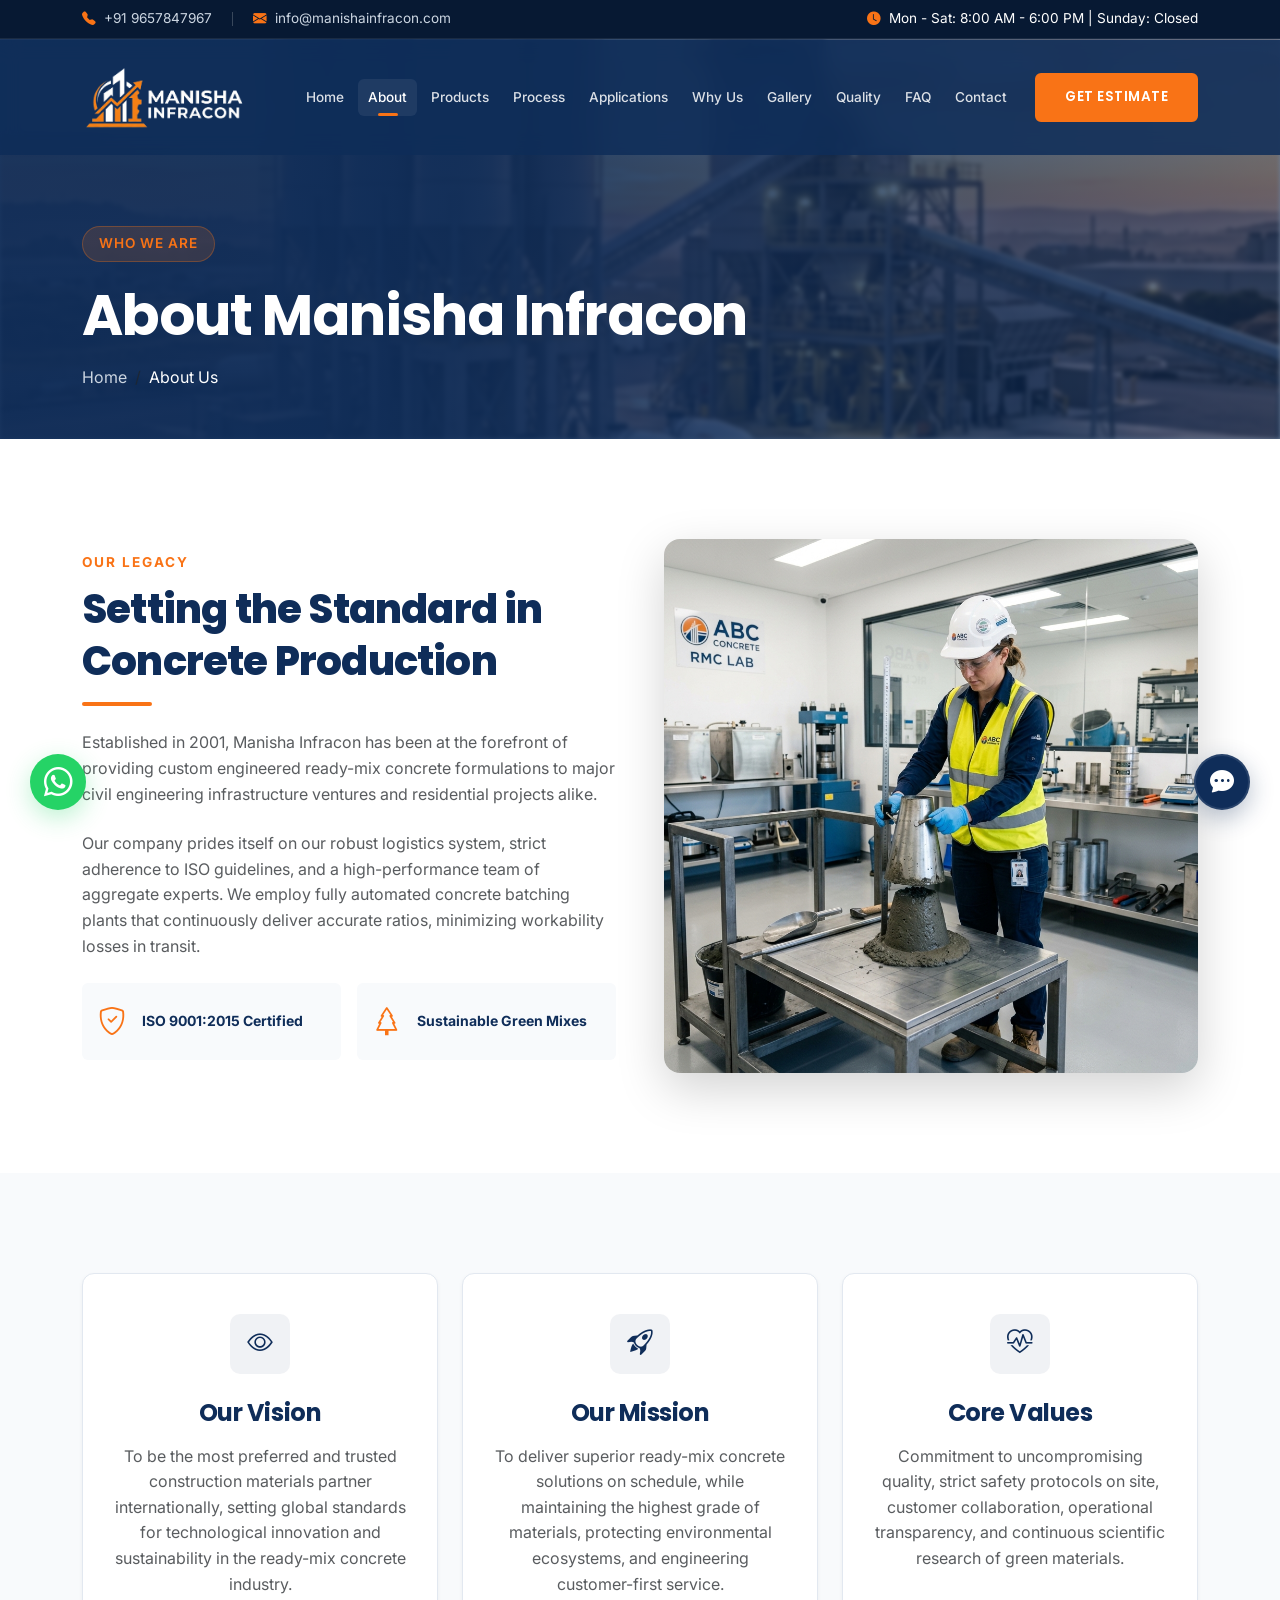
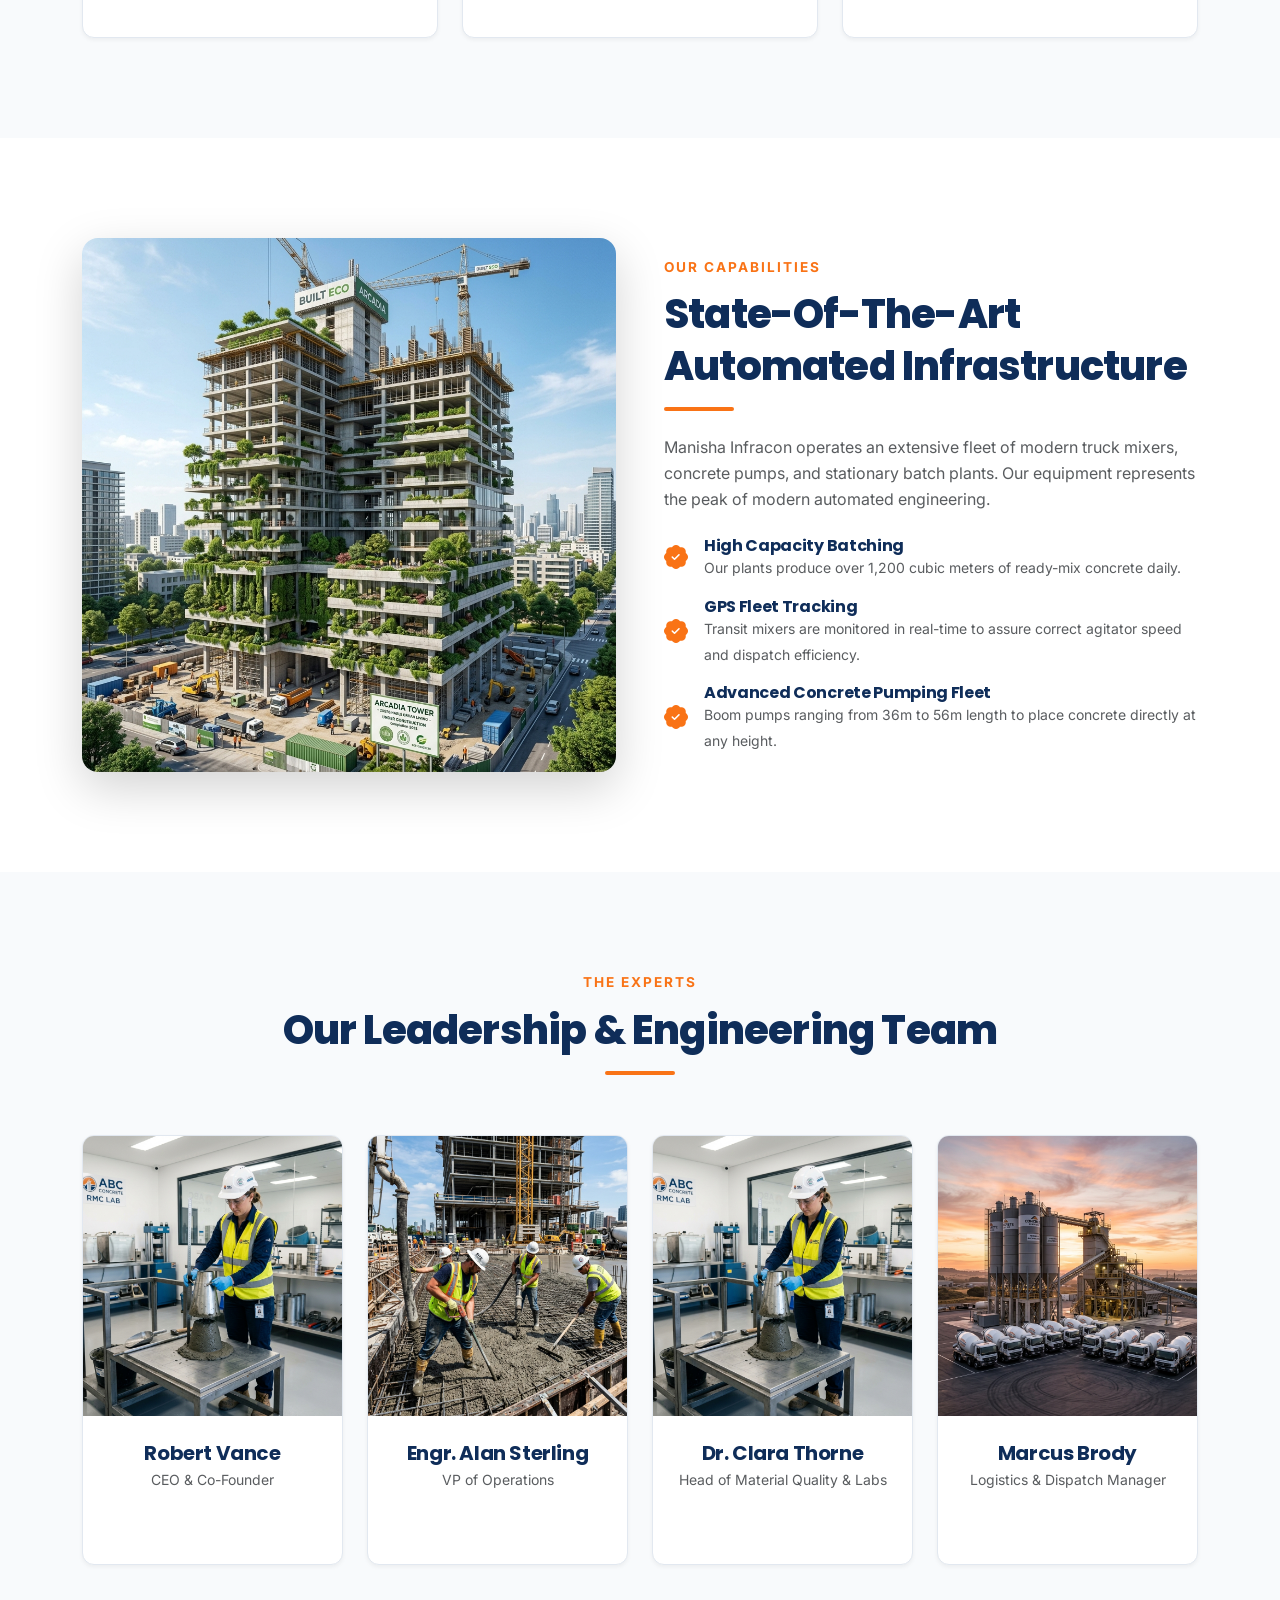
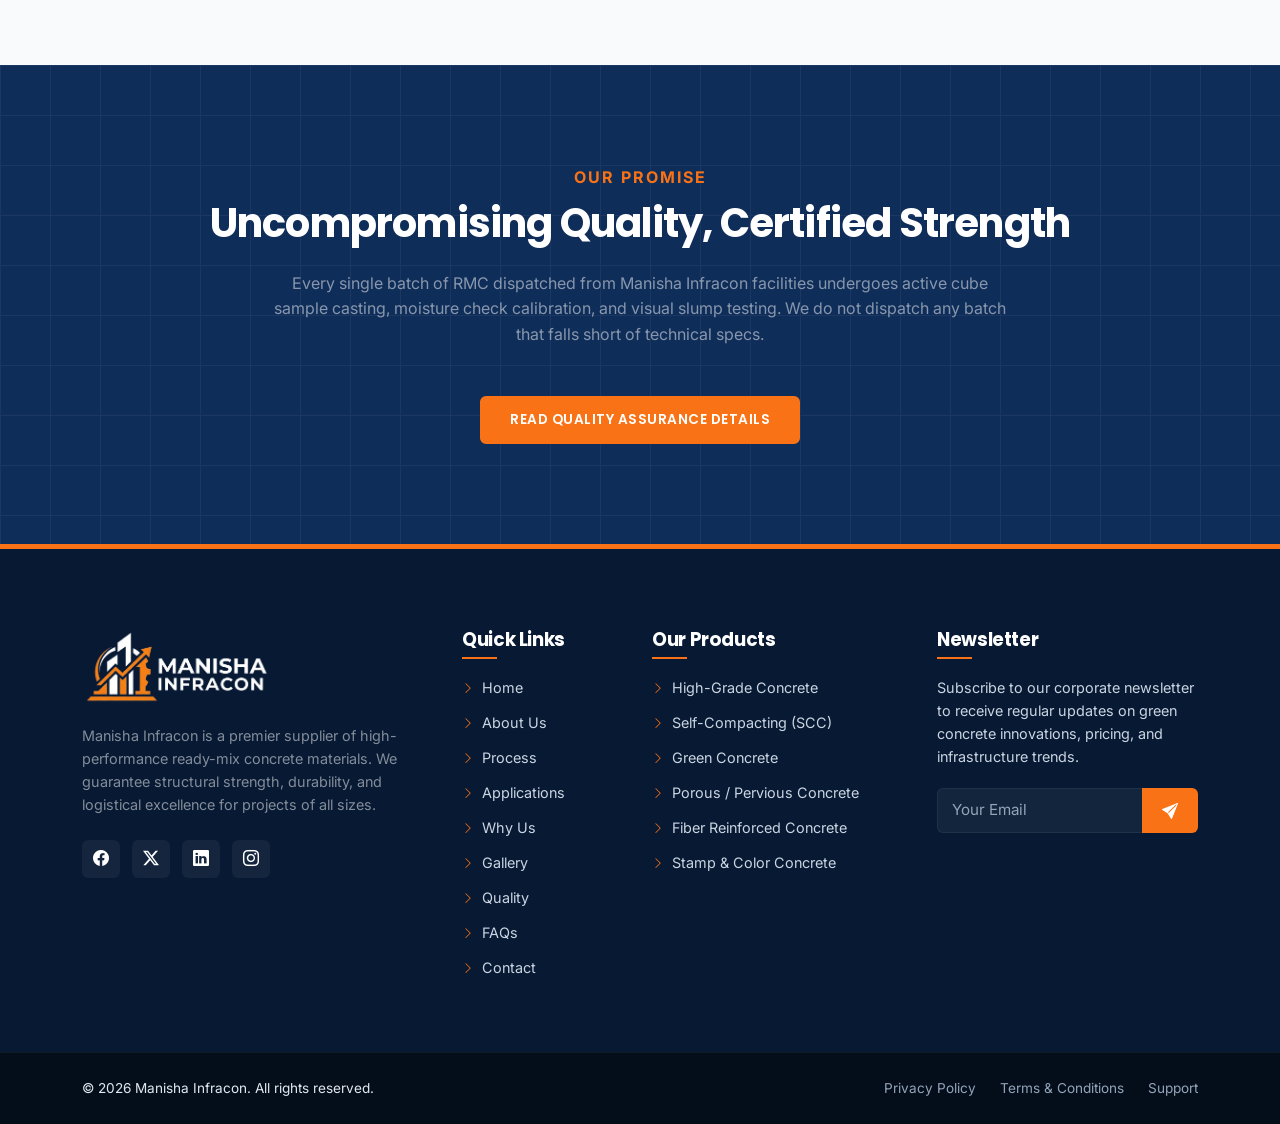
<file: about.html>
<!DOCTYPE html>
<html lang="en">

<head>
  <meta charset="UTF-8">
  <meta name="viewport" content="width=device-width, initial-scale=1.0">
  <meta name="description"
    content="Learn about Manisha Infracon - Our vision, mission, core values, state-of-the-art infrastructure, and dedicated team of concrete engineering experts.">
  <meta name="keywords"
    content="About Manisha Infracon, RMC Company Profile, Ready Mix Concrete Infrastructure, Concrete Engineering Team">
  <meta name="author" content="Manisha Infracon">
  <title>About Us | Manisha Infracon</title>

  <!-- Bootstrap 5 CSS -->
  <link href="https://cdn.jsdelivr.net/npm/bootstrap@5.3.2/dist/css/bootstrap.min.css" rel="stylesheet">
  <!-- Bootstrap Icons -->
  <link href="https://cdn.jsdelivr.net/npm/bootstrap-icons@1.11.2/font/bootstrap-icons.min.css" rel="stylesheet">
  <!-- Custom CSS -->
  <link href="css/style.css" rel="stylesheet">
</head>

<body>

  <!-- Preloader -->
  <div id="preloader">
    <div class="spinner-box">
      <div class="custom-spinner"></div>
      <div class="preloader-logo">Manisha<span>Infracon</span></div>
    </div>
  </div>

  <!-- Top Address Header Bar -->
  <div class="topbar d-none d-lg-block">
    <div class="container text-white d-flex justify-content-between align-items-center">
      <div class="topbar-info">
        <a href="tel:+919657847967" class="me-3"><i class="bi bi-telephone-fill text-orange me-2"></i>+91 9657847967</a>
        <span class="topbar-divider me-3"></span>
        <a href="mailto:info@manishainfracon.com"><i class="bi bi-envelope-fill text-orange me-2"></i>info@manishainfracon.com</a>
      </div>
      <div class="topbar-hours">
        <i class="bi bi-clock-fill text-orange me-2"></i>Mon - Sat: 8:00 AM - 6:00 PM | Sunday: Closed
      </div>
    </div>
  </div>

  <!-- Sticky Modern Glass Navbar -->
  <nav class="navbar navbar-expand-lg navbar-dark sticky-top">
    <div class="container">
      <a class="navbar-brand d-flex align-items-center" href="index.html">
        <img src="images/logo.png" alt="Manisha Infracon Logo" style="height: 65px; width: auto; object-fit: contain;">
      </a>
      <button class="navbar-toggler" type="button" data-bs-toggle="collapse" data-bs-target="#mainNavbar"
        aria-controls="mainNavbar" aria-expanded="false" aria-label="Toggle navigation">
        <span class="toggler-icon"></span>
        <span class="toggler-icon"></span>
        <span class="toggler-icon"></span>
      </button>

      <div class="collapse navbar-collapse" id="mainNavbar">
        <ul class="navbar-nav ms-auto mb-2 mb-lg-0">
          <li class="nav-item"><a class="nav-link" href="index.html">Home</a></li>
          <li class="nav-item"><a class="nav-link active" href="about.html">About</a></li>
          <li class="nav-item"><a class="nav-link" href="products.html">Products</a></li>
          <li class="nav-item"><a class="nav-link" href="manufacturing-process.html">Process</a></li>
          <li class="nav-item"><a class="nav-link" href="applications.html">Applications</a></li>
          <li class="nav-item"><a class="nav-link" href="why-choose-us.html">Why Us</a></li>
          <li class="nav-item"><a class="nav-link" href="gallery.html">Gallery</a></li>
          <li class="nav-item"><a class="nav-link" href="quality-certifications.html">Quality</a></li>
          <li class="nav-item"><a class="nav-link" href="faq.html">FAQ</a></li>
          <li class="nav-item"><a class="nav-link" href="contact.html">Contact</a></li>
        </ul>
        <div class="ms-lg-3">
          <a href="contact.html" class="btn btn-primary-custom btn-custom">Get Estimate</a>
        </div>
      </div>
    </div>
  </nav>

  <!-- Inner Page Hero Header -->
  <section class="inner-hero">
    <div class="inner-hero-overlay"></div>
    <img src="images/hero_banner_rmc.png" alt="RMC Plant Banner" class="hero-bg-img" style="filter: blur(2px);">
    <div class="container position-relative" style="z-index: 2;">
      <div class="row">
        <div class="col-12">
          <span class="hero-badge">Who We Are</span>
          <h1 class="display-4 fw-bold text-white mb-3">About Manisha Infracon</h1>
          <nav aria-label="breadcrumb">
            <ol class="breadcrumb mb-0">
              <li class="breadcrumb-item"><a href="index.html">Home</a></li>
              <li class="breadcrumb-item active" aria-current="page">About Us</li>
            </ol>
          </nav>
        </div>
      </div>
    </div>
  </section>

  <!-- Company Overview Section -->
  <section class="section-padding bg-white">
    <div class="container">
      <div class="row align-items-center g-5">
        <div class="col-lg-6 reveal">
          <span class="section-subtitle">Our Legacy</span>
          <h2 class="section-title">Setting the Standard in Concrete Production</h2>
          <div class="section-title-line mb-4"></div>
          <p class="text-muted mb-4">
            Established in 2001, Manisha Infracon has been at the forefront of providing custom engineered ready-mix concrete
            formulations to major civil engineering infrastructure ventures and residential projects alike.
          </p>
          <p class="text-muted mb-4">
            Our company prides itself on our robust logistics system, strict adherence to ISO guidelines, and a
            high-performance team of aggregate experts. We employ fully automated concrete batching plants that
            continuously deliver accurate ratios, minimizing workability losses in transit.
          </p>
          <div class="row g-3">
            <div class="col-6">
              <div class="d-flex align-items-center bg-slate p-3 rounded">
                <i class="bi bi-shield-check text-orange fs-3 me-3"></i>
                <span class="fw-bold text-navy small">ISO 9001:2015 Certified</span>
              </div>
            </div>
            <div class="col-6">
              <div class="d-flex align-items-center bg-slate p-3 rounded">
                <i class="bi bi-tree text-orange fs-3 me-3"></i>
                <span class="fw-bold text-navy small">Sustainable Green Mixes</span>
              </div>
            </div>
          </div>
        </div>
        <div class="col-lg-6 reveal reveal-delay-2">
          <img src="images/quality_testing.png" alt="QC Laboratory Testing" class="img-fluid rounded-4 shadow-lg">
        </div>
      </div>
    </div>
  </section>

  <!-- Vision, Mission & Core Values Section -->
  <section class="section-padding bg-slate">
    <div class="container">
      <div class="row g-4">
        <!-- Vision -->
        <div class="col-lg-4 reveal">
          <div class="info-card accent-card text-center">
            <div class="icon-box mx-auto"><i class="bi bi-eye"></i></div>
            <h4 class="fw-bold mb-3 text-navy">Our Vision</h4>
            <p class="text-muted mb-0">To be the most preferred and trusted construction materials partner
              internationally, setting global standards for technological innovation and sustainability in the ready-mix
              concrete industry.</p>
          </div>
        </div>

        <!-- Mission -->
        <div class="col-lg-4 reveal reveal-delay-1">
          <div class="info-card text-center">
            <div class="icon-box mx-auto"><i class="bi bi-rocket-takeoff"></i></div>
            <h4 class="fw-bold mb-3 text-navy">Our Mission</h4>
            <p class="text-muted mb-0">To deliver superior ready-mix concrete solutions on schedule, while maintaining
              the highest grade of materials, protecting environmental ecosystems, and engineering customer-first
              service.</p>
          </div>
        </div>

        <!-- Core Values -->
        <div class="col-lg-4 reveal reveal-delay-2">
          <div class="info-card accent-card text-center">
            <div class="icon-box mx-auto"><i class="bi bi-heart-pulse"></i></div>
            <h4 class="fw-bold mb-3 text-navy">Core Values</h4>
            <p class="text-muted mb-0">Commitment to uncompromising quality, strict safety protocols on site, customer
              collaboration, operational transparency, and continuous scientific research of green materials.</p>
          </div>
        </div>
      </div>
    </div>
  </section>

  <!-- Infrastructure & Strengths Section -->
  <section class="section-padding bg-white">
    <div class="container">
      <div class="row align-items-center g-5">
        <div class="col-lg-6 order-lg-2 reveal">
          <span class="section-subtitle">Our Capabilities</span>
          <h2 class="section-title">State-Of-The-Art Automated Infrastructure</h2>
          <div class="section-title-line mb-4"></div>
          <p class="text-muted mb-4">
            Manisha Infracon operates an extensive fleet of modern truck mixers, concrete pumps, and stationary batch plants.
            Our equipment represents the peak of modern automated engineering.
          </p>
          <div class="d-flex flex-column gap-3">
            <div class="d-flex align-items-center">
              <i class="bi bi-patch-check-fill text-orange fs-4 me-3"></i>
              <div>
                <h6 class="fw-bold mb-0">High Capacity Batching</h6>
                <span class="text-muted small">Our plants produce over 1,200 cubic meters of ready-mix concrete
                  daily.</span>
              </div>
            </div>
            <div class="d-flex align-items-center">
              <i class="bi bi-patch-check-fill text-orange fs-4 me-3"></i>
              <div>
                <h6 class="fw-bold mb-0">GPS Fleet Tracking</h6>
                <span class="text-muted small">Transit mixers are monitored in real-time to assure correct agitator
                  speed and dispatch efficiency.</span>
              </div>
            </div>
            <div class="d-flex align-items-center">
              <i class="bi bi-patch-check-fill text-orange fs-4 me-3"></i>
              <div>
                <h6 class="fw-bold mb-0">Advanced Concrete Pumping Fleet</h6>
                <span class="text-muted small">Boom pumps ranging from 36m to 56m length to place concrete directly at
                  any height.</span>
              </div>
            </div>
          </div>
        </div>
        <div class="col-lg-6 order-lg-1 reveal reveal-delay-2">
          <img src="images/green_concrete.png" alt="Infrastructure Building" class="img-fluid rounded-4 shadow-lg">
        </div>
      </div>
    </div>
  </section>

  <!-- Team Section -->
  <section class="section-padding bg-slate">
    <div class="container">
      <div class="section-title-wrapper text-center">
        <span class="section-subtitle">The Experts</span>
        <h2 class="section-title">Our Leadership & Engineering Team</h2>
        <div class="section-title-line mx-auto"></div>
      </div>

      <div class="row g-4">
        <!-- Team 1 -->
        <div class="col-lg-3 col-sm-6 reveal">
          <div class="product-card">
            <div class="product-img-wrapper" style="height:280px;">
              <img src="images/quality_testing.png" alt="CEO" class="product-img">
            </div>
            <div class="product-body text-center">
              <h5 class="fw-bold text-navy mb-1">Robert Vance</h5>
              <p class="text-muted small mb-3">CEO & Co-Founder</p>
              <div class="footer-social-links justify-content-center mt-auto">
                <a href="#" class="social-btn" style="width:32px; height:32px;"><i class="bi bi-linkedin"></i></a>
                <a href="#" class="social-btn" style="width:32px; height:32px;"><i class="bi bi-envelope"></i></a>
              </div>
            </div>
          </div>
        </div>

        <!-- Team 2 -->
        <div class="col-lg-3 col-sm-6 reveal reveal-delay-1">
          <div class="product-card">
            <div class="product-img-wrapper" style="height:280px;">
              <img src="images/concrete_pouring.png" alt="VP Operations" class="product-img">
            </div>
            <div class="product-body text-center">
              <h5 class="fw-bold text-navy mb-1">Engr. Alan Sterling</h5>
              <p class="text-muted small mb-3">VP of Operations</p>
              <div class="footer-social-links justify-content-center mt-auto">
                <a href="#" class="social-btn" style="width:32px; height:32px;"><i class="bi bi-linkedin"></i></a>
                <a href="#" class="social-btn" style="width:32px; height:32px;"><i class="bi bi-envelope"></i></a>
              </div>
            </div>
          </div>
        </div>

        <!-- Team 3 -->
        <div class="col-lg-3 col-sm-6 reveal reveal-delay-2">
          <div class="product-card">
            <div class="product-img-wrapper" style="height:280px;">
              <img src="images/quality_testing.png" alt="QC Lead" class="product-img">
            </div>
            <div class="product-body text-center">
              <h5 class="fw-bold text-navy mb-1">Dr. Clara Thorne</h5>
              <p class="text-muted small mb-3">Head of Material Quality & Labs</p>
              <div class="footer-social-links justify-content-center mt-auto">
                <a href="#" class="social-btn" style="width:32px; height:32px;"><i class="bi bi-linkedin"></i></a>
                <a href="#" class="social-btn" style="width:32px; height:32px;"><i class="bi bi-envelope"></i></a>
              </div>
            </div>
          </div>
        </div>

        <!-- Team 4 -->
        <div class="col-lg-3 col-sm-6 reveal reveal-delay-3">
          <div class="product-card">
            <div class="product-img-wrapper" style="height:280px;">
              <img src="images/hero_banner_rmc.png" alt="Logistics Head" class="product-img">
            </div>
            <div class="product-body text-center">
              <h5 class="fw-bold text-navy mb-1">Marcus Brody</h5>
              <p class="text-muted small mb-3">Logistics & Dispatch Manager</p>
              <div class="footer-social-links justify-content-center mt-auto">
                <a href="#" class="social-btn" style="width:32px; height:32px;"><i class="bi bi-linkedin"></i></a>
                <a href="#" class="social-btn" style="width:32px; height:32px;"><i class="bi bi-envelope"></i></a>
              </div>
            </div>
          </div>
        </div>
      </div>
    </div>
  </section>

  <!-- Quality Commitment Banner -->
  <section class="bg-navy text-white section-padding text-center position-relative overflow-hidden">
    <div class="stats-bg-grid"></div>
    <div class="container position-relative" style="z-index: 1;">
      <span class="text-orange fw-bold text-uppercase tracking-wider mb-2 d-block" style="letter-spacing:2px;">Our
        Promise</span>
      <h2 class="text-white fw-bold display-6 mb-4">Uncompromising Quality, Certified Strength</h2>
      <p class="text-white-50 mx-auto mb-5" style="max-width: 750px;">
        Every single batch of RMC dispatched from Manisha Infracon facilities undergoes active cube sample casting, moisture check
        calibration, and visual slump testing. We do not dispatch any batch that falls short of technical specs.
      </p>
      <a href="quality-certifications.html" class="btn btn-primary-custom btn-custom">Read Quality Assurance Details</a>
    </div>
  </section>

  <!-- Rich Corporate Footer -->
  <footer class="footer">
    <div class="container">
      <div class="row g-4">
        <div class="col-lg-4 col-md-6">
          <a class="footer-logo d-flex align-items-center" href="index.html">
            <img src="images/logo.png" alt="Manisha Infracon Logo" style="height: 75px; width: auto; object-fit: contain;">
          </a>
          <p class="text-white-50 mb-4 pe-lg-4">
            Manisha Infracon is a premier supplier of high-performance ready-mix concrete materials. We guarantee structural
            strength, durability, and logistical excellence for projects of all sizes.
          </p>
          <div class="footer-social-links">
            <a href="#" class="social-btn"><i class="bi bi-facebook"></i></a>
            <a href="#" class="social-btn"><i class="bi bi-twitter-x"></i></a>
            <a href="#" class="social-btn"><i class="bi bi-linkedin"></i></a>
            <a href="#" class="social-btn"><i class="bi bi-instagram"></i></a>
          </div>
        </div>

        <div class="col-lg-2 col-md-6">
          <h5 class="footer-heading">Quick Links</h5>
          <ul class="footer-links">
            <li><a href="index.html"><i class="bi bi-chevron-right"></i>Home</a></li>
            <li><a href="about.html"><i class="bi bi-chevron-right"></i>About Us</a></li>
            <li><a href="manufacturing-process.html"><i class="bi bi-chevron-right"></i>Process</a></li>
            <li><a href="applications.html"><i class="bi bi-chevron-right"></i>Applications</a></li>
            <li><a href="why-choose-us.html"><i class="bi bi-chevron-right"></i>Why Us</a></li>
            <li><a href="gallery.html"><i class="bi bi-chevron-right"></i>Gallery</a></li>
            <li><a href="quality-certifications.html"><i class="bi bi-chevron-right"></i>Quality</a></li>
            <li><a href="faq.html"><i class="bi bi-chevron-right"></i>FAQs</a></li>
            <li><a href="contact.html"><i class="bi bi-chevron-right"></i>Contact</a></li>
          </ul>
        </div>

        <div class="col-lg-3 col-md-6">
          <h5 class="footer-heading">Our Products</h5>
          <ul class="footer-links">
            <li><a href="products.html"><i class="bi bi-chevron-right"></i>High-Grade Concrete</a></li>
            <li><a href="products.html"><i class="bi bi-chevron-right"></i>Self-Compacting (SCC)</a></li>
            <li><a href="products.html"><i class="bi bi-chevron-right"></i>Green Concrete</a></li>
            <li><a href="products.html"><i class="bi bi-chevron-right"></i>Porous / Pervious Concrete</a></li>
            <li><a href="products.html"><i class="bi bi-chevron-right"></i>Fiber Reinforced Concrete</a></li>
            <li><a href="products.html"><i class="bi bi-chevron-right"></i>Stamp & Color Concrete</a></li>
          </ul>
        </div>

        <div class="col-lg-3 col-md-6">
          <h5 class="footer-heading">Newsletter</h5>
          <p class="footer-newsletter-text">
            Subscribe to our corporate newsletter to receive regular updates on green concrete innovations, pricing, and
            infrastructure trends.
          </p>
          <form class="newsletter-form">
            <div class="input-group">
              <input type="email" class="form-control" placeholder="Your Email" required>
              <button class="btn" type="submit"><i class="bi bi-send-fill"></i></button>
            </div>
          </form>
        </div>
      </div>
    </div>

    <div class="footer-bottom">
      <div class="container text-center">
        <div class="row align-items-center">
          <div class="col-md-6 text-md-start mb-3 mb-md-0">
            &copy; 2026 Manisha Infracon. All rights reserved.
          </div>
          <div class="col-md-6 text-md-end footer-bottom-links">
            <a href="#">Privacy Policy</a>
            <a href="#">Terms & Conditions</a>
            <a href="contact.html">Support</a>
          </div>
        </div>
      </div>
    </div>
  </footer>

  <!-- Back to Top Button -->
  <button class="back-to-top" aria-label="Back to top">
    <i class="bi bi-arrow-up"></i>
  </button>

  <!-- Bootstrap 5 JS Bundle -->
  <script src="https://cdn.jsdelivr.net/npm/bootstrap@5.3.2/dist/js/bootstrap.bundle.min.js"></script>
  <!-- Custom JS -->
  <script src="js/script.js"></script>
</body>

</html>
</file>
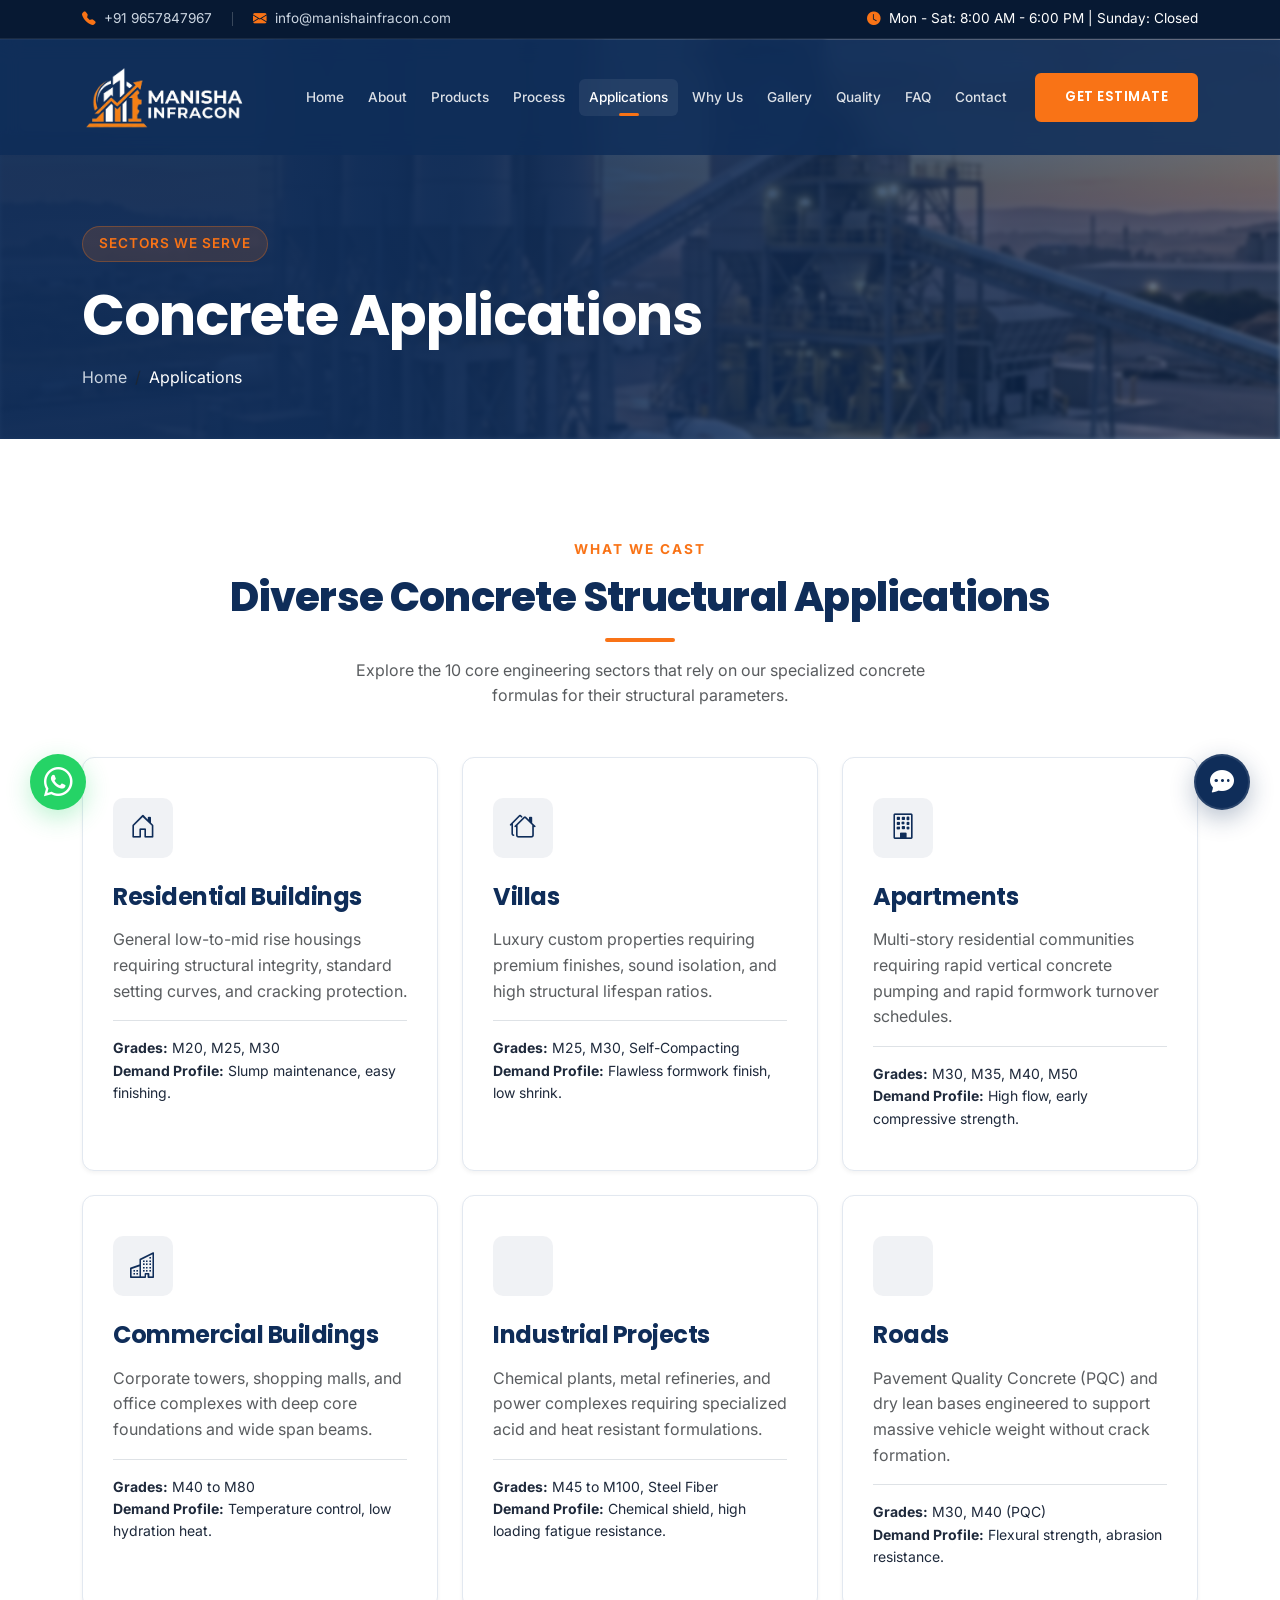
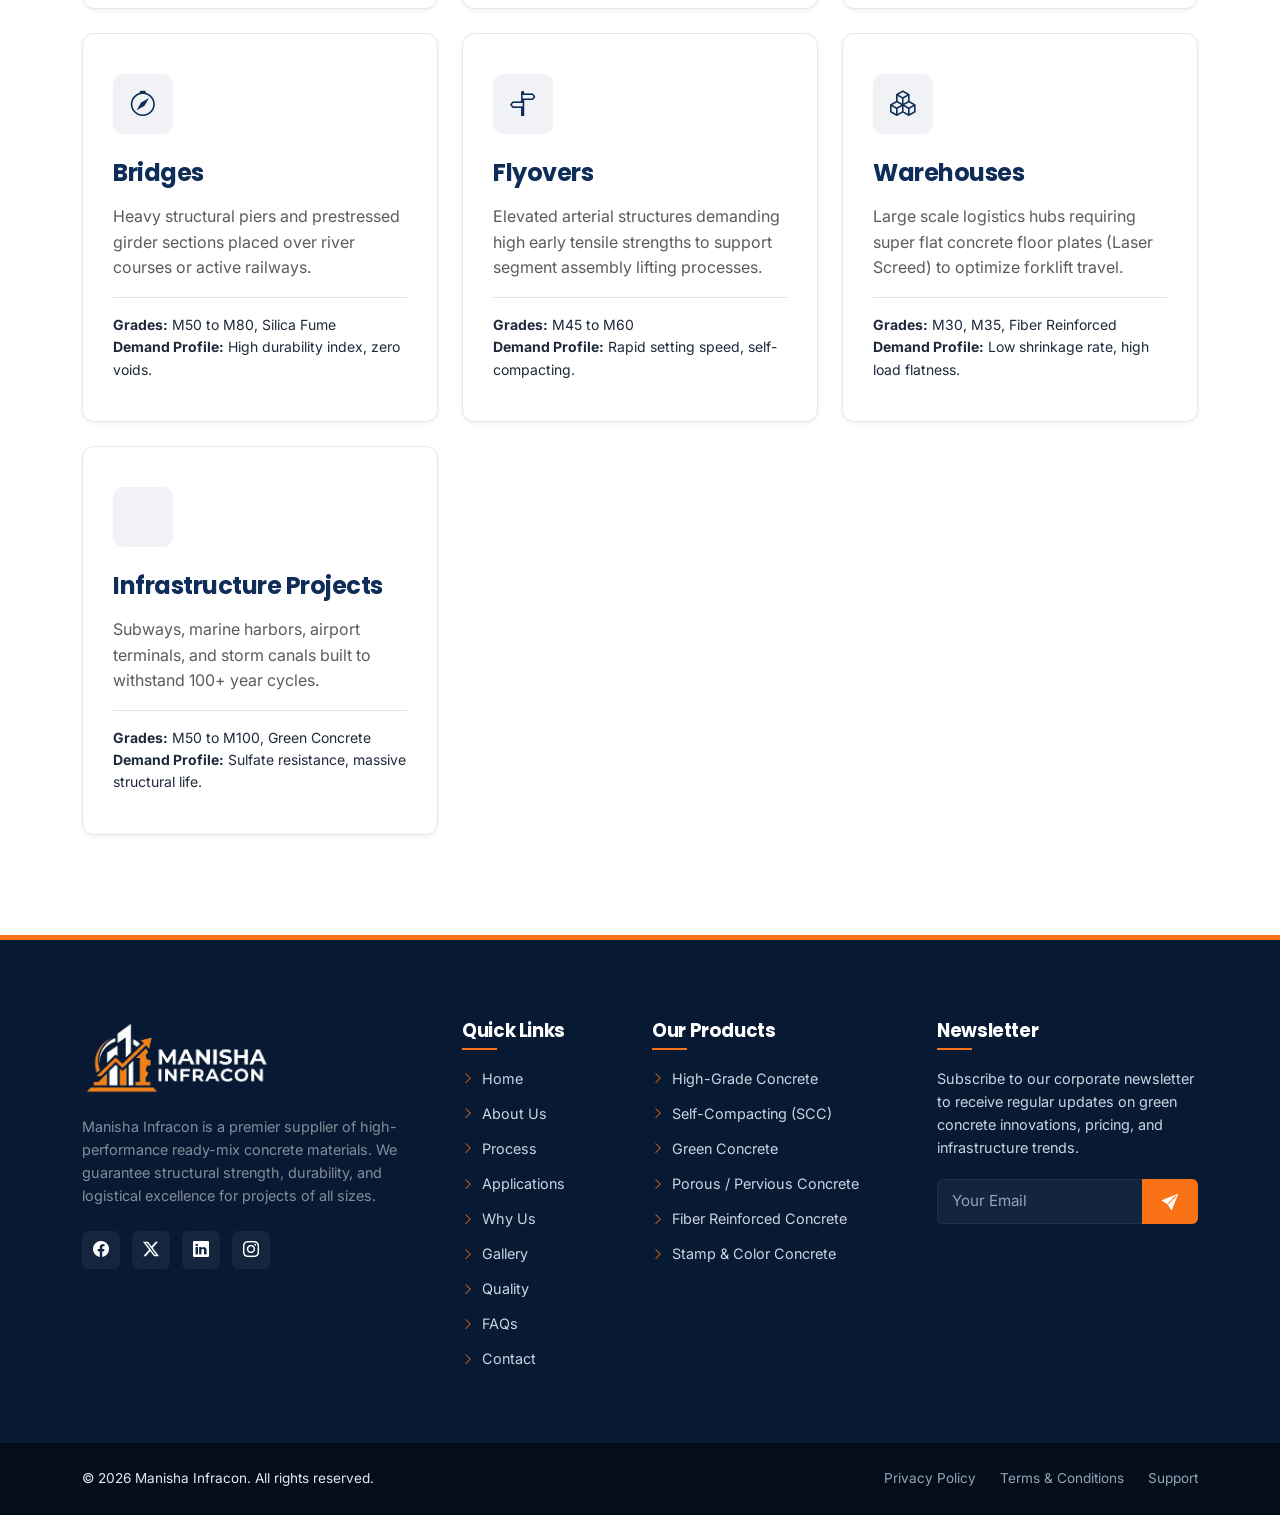
<file: applications.html>
<!DOCTYPE html>
<html lang="en">
<head>
  <meta charset="UTF-8">
  <meta name="viewport" content="width=device-width, initial-scale=1.0">
  <meta name="description" content="Discover concrete applications serviced by Manisha Infracon. We supply tailored concrete grades for residential structures, high-rises, factories, roads, bridges, and civil infrastructure.">
  <meta name="keywords" content="RMC Applications, Concrete for buildings, Concrete roads, Concrete bridges, Concrete warehouses">
  <meta name="author" content="Manisha Infracon">
  <title>Concrete Applications & Sectors | Manisha Infracon</title>
  
  <!-- Bootstrap 5 CSS -->
  <link href="https://cdn.jsdelivr.net/npm/bootstrap@5.3.2/dist/css/bootstrap.min.css" rel="stylesheet">
  <!-- Bootstrap Icons -->
  <link href="https://cdn.jsdelivr.net/npm/bootstrap-icons@1.11.2/font/bootstrap-icons.min.css" rel="stylesheet">
  <!-- Custom CSS -->
  <link href="css/style.css" rel="stylesheet">
</head>
<body>

  <!-- Preloader -->
  <div id="preloader">
    <div class="spinner-box">
      <div class="custom-spinner"></div>
      <div class="preloader-logo">Manisha<span>Infracon</span></div>
    </div>
  </div>

  <!-- Top Address Header Bar -->
  <div class="topbar d-none d-lg-block">
    <div class="container text-white d-flex justify-content-between align-items-center">
      <div class="topbar-info">
        <a href="tel:+919657847967" class="me-3"><i class="bi bi-telephone-fill text-orange me-2"></i>+91 9657847967</a>
        <span class="topbar-divider me-3"></span>
        <a href="mailto:info@manishainfracon.com"><i class="bi bi-envelope-fill text-orange me-2"></i>info@manishainfracon.com</a>
      </div>
      <div class="topbar-hours">
        <i class="bi bi-clock-fill text-orange me-2"></i>Mon - Sat: 8:00 AM - 6:00 PM | Sunday: Closed
      </div>
    </div>
  </div>

  <!-- Sticky Modern Glass Navbar -->
  <nav class="navbar navbar-expand-lg navbar-dark sticky-top">
    <div class="container">
      <a class="navbar-brand d-flex align-items-center" href="index.html">
        <img src="images/logo.png" alt="Manisha Infracon Logo" style="height: 65px; width: auto; object-fit: contain;">
      </a>
      <button class="navbar-toggler" type="button" data-bs-toggle="collapse" data-bs-target="#mainNavbar" aria-controls="mainNavbar" aria-expanded="false" aria-label="Toggle navigation">
        <span class="toggler-icon"></span>
        <span class="toggler-icon"></span>
        <span class="toggler-icon"></span>
      </button>
      
      <div class="collapse navbar-collapse" id="mainNavbar">
        <ul class="navbar-nav ms-auto mb-2 mb-lg-0">
          <li class="nav-item"><a class="nav-link" href="index.html">Home</a></li>
          <li class="nav-item"><a class="nav-link" href="about.html">About</a></li>
          <li class="nav-item"><a class="nav-link" href="products.html">Products</a></li>
          <li class="nav-item"><a class="nav-link" href="manufacturing-process.html">Process</a></li>
          <li class="nav-item"><a class="nav-link active" href="applications.html">Applications</a></li>
          <li class="nav-item"><a class="nav-link" href="why-choose-us.html">Why Us</a></li>
          <li class="nav-item"><a class="nav-link" href="gallery.html">Gallery</a></li>
          <li class="nav-item"><a class="nav-link" href="quality-certifications.html">Quality</a></li>
          <li class="nav-item"><a class="nav-link" href="faq.html">FAQ</a></li>
          <li class="nav-item"><a class="nav-link" href="contact.html">Contact</a></li>
        </ul>
        <div class="ms-lg-3">
          <a href="contact.html" class="btn btn-primary-custom btn-custom">Get Estimate</a>
        </div>
      </div>
    </div>
  </nav>

  <!-- Inner Page Hero Header -->
  <section class="inner-hero">
    <div class="inner-hero-overlay"></div>
    <img src="images/hero_banner_rmc.png" alt="Applications Banner" class="hero-bg-img" style="filter: blur(2px);">
    <div class="container position-relative" style="z-index: 2;">
      <div class="row">
        <div class="col-12">
          <span class="hero-badge">Sectors We Serve</span>
          <h1 class="display-4 fw-bold text-white mb-3">Concrete Applications</h1>
          <nav aria-label="breadcrumb">
            <ol class="breadcrumb mb-0">
              <li class="breadcrumb-item"><a href="index.html">Home</a></li>
              <li class="breadcrumb-item active" aria-current="page">Applications</li>
            </ol>
          </nav>
        </div>
      </div>
    </div>
  </section>

  <!-- Applications Section -->
  <section class="section-padding bg-white">
    <div class="container">
      <div class="section-title-wrapper text-center mb-5">
        <span class="section-subtitle">What We Cast</span>
        <h2 class="section-title">Diverse Concrete Structural Applications</h2>
        <div class="section-title-line mx-auto"></div>
        <p class="text-muted mt-3 mx-auto" style="max-width: 600px;">
          Explore the 10 core engineering sectors that rely on our specialized concrete formulas for their structural parameters.
        </p>
      </div>

      <div class="row g-4">
        
        <!-- Application 1: Residential Buildings -->
        <div class="col-lg-4 col-md-6 reveal">
          <div class="info-card accent-card">
            <div class="icon-box"><i class="bi bi-house-door"></i></div>
            <h4 class="fw-bold mb-3 text-navy">Residential Buildings</h4>
            <p class="text-muted mb-3">General low-to-mid rise housings requiring structural integrity, standard setting curves, and cracking protection.</p>
            <div class="border-top pt-3 text-start small">
              <strong>Grades:</strong> M20, M25, M30 <br>
              <strong>Demand Profile:</strong> Slump maintenance, easy finishing.
            </div>
          </div>
        </div>

        <!-- Application 2: Villas -->
        <div class="col-lg-4 col-md-6 reveal reveal-delay-1">
          <div class="info-card">
            <div class="icon-box"><i class="bi bi-houses"></i></div>
            <h4 class="fw-bold mb-3 text-navy">Villas</h4>
            <p class="text-muted mb-3">Luxury custom properties requiring premium finishes, sound isolation, and high structural lifespan ratios.</p>
            <div class="border-top pt-3 text-start small">
              <strong>Grades:</strong> M25, M30, Self-Compacting <br>
              <strong>Demand Profile:</strong> Flawless formwork finish, low shrink.
            </div>
          </div>
        </div>

        <!-- Application 3: Apartments -->
        <div class="col-lg-4 col-md-6 reveal reveal-delay-2">
          <div class="info-card accent-card">
            <div class="icon-box"><i class="bi bi-building"></i></div>
            <h4 class="fw-bold mb-3 text-navy">Apartments</h4>
            <p class="text-muted mb-3">Multi-story residential communities requiring rapid vertical concrete pumping and rapid formwork turnover schedules.</p>
            <div class="border-top pt-3 text-start small">
              <strong>Grades:</strong> M30, M35, M40, M50 <br>
              <strong>Demand Profile:</strong> High flow, early compressive strength.
            </div>
          </div>
        </div>

        <!-- Application 4: Commercial Buildings -->
        <div class="col-lg-4 col-md-6 reveal">
          <div class="info-card">
            <div class="icon-box"><i class="bi bi-buildings"></i></div>
            <h4 class="fw-bold mb-3 text-navy">Commercial Buildings</h4>
            <p class="text-muted mb-3">Corporate towers, shopping malls, and office complexes with deep core foundations and wide span beams.</p>
            <div class="border-top pt-3 text-start small">
              <strong>Grades:</strong> M40 to M80 <br>
              <strong>Demand Profile:</strong> Temperature control, low hydration heat.
            </div>
          </div>
        </div>

        <!-- Application 5: Industrial Projects -->
        <div class="col-lg-4 col-md-6 reveal reveal-delay-1">
          <div class="info-card accent-card">
            <div class="icon-box"><i class="bi bi-factory"></i></div>
            <h4 class="fw-bold mb-3 text-navy">Industrial Projects</h4>
            <p class="text-muted mb-3">Chemical plants, metal refineries, and power complexes requiring specialized acid and heat resistant formulations.</p>
            <div class="border-top pt-3 text-start small">
              <strong>Grades:</strong> M45 to M100, Steel Fiber <br>
              <strong>Demand Profile:</strong> Chemical shield, high loading fatigue resistance.
            </div>
          </div>
        </div>

        <!-- Application 6: Roads -->
        <div class="col-lg-4 col-md-6 reveal reveal-delay-2">
          <div class="info-card">
            <div class="icon-box"><i class="bi bi-road-front"></i></div>
            <h4 class="fw-bold mb-3 text-navy">Roads</h4>
            <p class="text-muted mb-3">Pavement Quality Concrete (PQC) and dry lean bases engineered to support massive vehicle weight without crack formation.</p>
            <div class="border-top pt-3 text-start small">
              <strong>Grades:</strong> M30, M40 (PQC) <br>
              <strong>Demand Profile:</strong> Flexural strength, abrasion resistance.
            </div>
          </div>
        </div>

        <!-- Application 7: Bridges -->
        <div class="col-lg-4 col-md-6 reveal">
          <div class="info-card accent-card">
            <div class="icon-box"><i class="bi bi-compass"></i></div>
            <h4 class="fw-bold mb-3 text-navy">Bridges</h4>
            <p class="text-muted mb-3">Heavy structural piers and prestressed girder sections placed over river courses or active railways.</p>
            <div class="border-top pt-3 text-start small">
              <strong>Grades:</strong> M50 to M80, Silica Fume <br>
              <strong>Demand Profile:</strong> High durability index, zero voids.
            </div>
          </div>
        </div>

        <!-- Application 8: Flyovers -->
        <div class="col-lg-4 col-md-6 reveal reveal-delay-1">
          <div class="info-card">
            <div class="icon-box"><i class="bi bi-signpost-split"></i></div>
            <h4 class="fw-bold mb-3 text-navy">Flyovers</h4>
            <p class="text-muted mb-3">Elevated arterial structures demanding high early tensile strengths to support segment assembly lifting processes.</p>
            <div class="border-top pt-3 text-start small">
              <strong>Grades:</strong> M45 to M60 <br>
              <strong>Demand Profile:</strong> Rapid setting speed, self-compacting.
            </div>
          </div>
        </div>

        <!-- Application 9: Warehouses -->
        <div class="col-lg-4 col-md-6 reveal reveal-delay-2">
          <div class="info-card accent-card">
            <div class="icon-box"><i class="bi bi-boxes"></i></div>
            <h4 class="fw-bold mb-3 text-navy">Warehouses</h4>
            <p class="text-muted mb-3">Large scale logistics hubs requiring super flat concrete floor plates (Laser Screed) to optimize forklift travel.</p>
            <div class="border-top pt-3 text-start small">
              <strong>Grades:</strong> M30, M35, Fiber Reinforced <br>
              <strong>Demand Profile:</strong> Low shrinkage rate, high load flatness.
            </div>
          </div>
        </div>

        <!-- Application 10: Infrastructure Projects -->
        <div class="col-lg-4 col-md-6 reveal">
          <div class="info-card">
            <div class="icon-box"><i class="bi bi-globe-asia"></i></div>
            <h4 class="fw-bold mb-3 text-navy">Infrastructure Projects</h4>
            <p class="text-muted mb-3">Subways, marine harbors, airport terminals, and storm canals built to withstand 100+ year cycles.</p>
            <div class="border-top pt-3 text-start small">
              <strong>Grades:</strong> M50 to M100, Green Concrete <br>
              <strong>Demand Profile:</strong> Sulfate resistance, massive structural life.
            </div>
          </div>
        </div>

      </div>
    </div>
  </section>

  <!-- Rich Corporate Footer -->
  <footer class="footer">
    <div class="container">
      <div class="row g-4">
        <div class="col-lg-4 col-md-6">
          <a class="footer-logo d-flex align-items-center" href="index.html">
            <img src="images/logo.png" alt="Manisha Infracon Logo" style="height: 75px; width: auto; object-fit: contain;">
          </a>
          <p class="text-white-50 mb-4 pe-lg-4">
            Manisha Infracon is a premier supplier of high-performance ready-mix concrete materials. We guarantee structural strength, durability, and logistical excellence for projects of all sizes.
          </p>
          <div class="footer-social-links">
            <a href="#" class="social-btn"><i class="bi bi-facebook"></i></a>
            <a href="#" class="social-btn"><i class="bi bi-twitter-x"></i></a>
            <a href="#" class="social-btn"><i class="bi bi-linkedin"></i></a>
            <a href="#" class="social-btn"><i class="bi bi-instagram"></i></a>
          </div>
        </div>
        
        <div class="col-lg-2 col-md-6">
          <h5 class="footer-heading">Quick Links</h5>
          <ul class="footer-links">
            <li><a href="index.html"><i class="bi bi-chevron-right"></i>Home</a></li>
            <li><a href="about.html"><i class="bi bi-chevron-right"></i>About Us</a></li>
            <li><a href="manufacturing-process.html"><i class="bi bi-chevron-right"></i>Process</a></li>
            <li><a href="applications.html"><i class="bi bi-chevron-right"></i>Applications</a></li>
            <li><a href="why-choose-us.html"><i class="bi bi-chevron-right"></i>Why Us</a></li>
            <li><a href="gallery.html"><i class="bi bi-chevron-right"></i>Gallery</a></li>
            <li><a href="quality-certifications.html"><i class="bi bi-chevron-right"></i>Quality</a></li>
            <li><a href="faq.html"><i class="bi bi-chevron-right"></i>FAQs</a></li>
            <li><a href="contact.html"><i class="bi bi-chevron-right"></i>Contact</a></li>
          </ul>
        </div>
        
        <div class="col-lg-3 col-md-6">
          <h5 class="footer-heading">Our Products</h5>
          <ul class="footer-links">
            <li><a href="products.html"><i class="bi bi-chevron-right"></i>High-Grade Concrete</a></li>
            <li><a href="products.html"><i class="bi bi-chevron-right"></i>Self-Compacting (SCC)</a></li>
            <li><a href="products.html"><i class="bi bi-chevron-right"></i>Green Concrete</a></li>
            <li><a href="products.html"><i class="bi bi-chevron-right"></i>Porous / Pervious Concrete</a></li>
            <li><a href="products.html"><i class="bi bi-chevron-right"></i>Fiber Reinforced Concrete</a></li>
            <li><a href="products.html"><i class="bi bi-chevron-right"></i>Stamp & Color Concrete</a></li>
          </ul>
        </div>
        
        <div class="col-lg-3 col-md-6">
          <h5 class="footer-heading">Newsletter</h5>
          <p class="footer-newsletter-text">
            Subscribe to our corporate newsletter to receive regular updates on green concrete innovations, pricing, and infrastructure trends.
          </p>
          <form class="newsletter-form">
            <div class="input-group">
              <input type="email" class="form-control" placeholder="Your Email" required>
              <button class="btn" type="submit"><i class="bi bi-send-fill"></i></button>
            </div>
          </form>
        </div>
      </div>
    </div>
    
    <div class="footer-bottom">
      <div class="container text-center">
        <div class="row align-items-center">
          <div class="col-md-6 text-md-start mb-3 mb-md-0">
            &copy; 2026 Manisha Infracon. All rights reserved.
          </div>
          <div class="col-md-6 text-md-end footer-bottom-links">
            <a href="#">Privacy Policy</a>
            <a href="#">Terms & Conditions</a>
            <a href="contact.html">Support</a>
          </div>
        </div>
      </div>
    </div>
  </footer>

  <!-- Back to Top Button -->
  <button class="back-to-top" aria-label="Back to top">
    <i class="bi bi-arrow-up"></i>
  </button>

  <!-- Bootstrap 5 JS Bundle -->
  <script src="https://cdn.jsdelivr.net/npm/bootstrap@5.3.2/dist/js/bootstrap.bundle.min.js"></script>
  <!-- Custom JS -->
  <script src="js/script.js"></script>
</body>
</html>
</file>
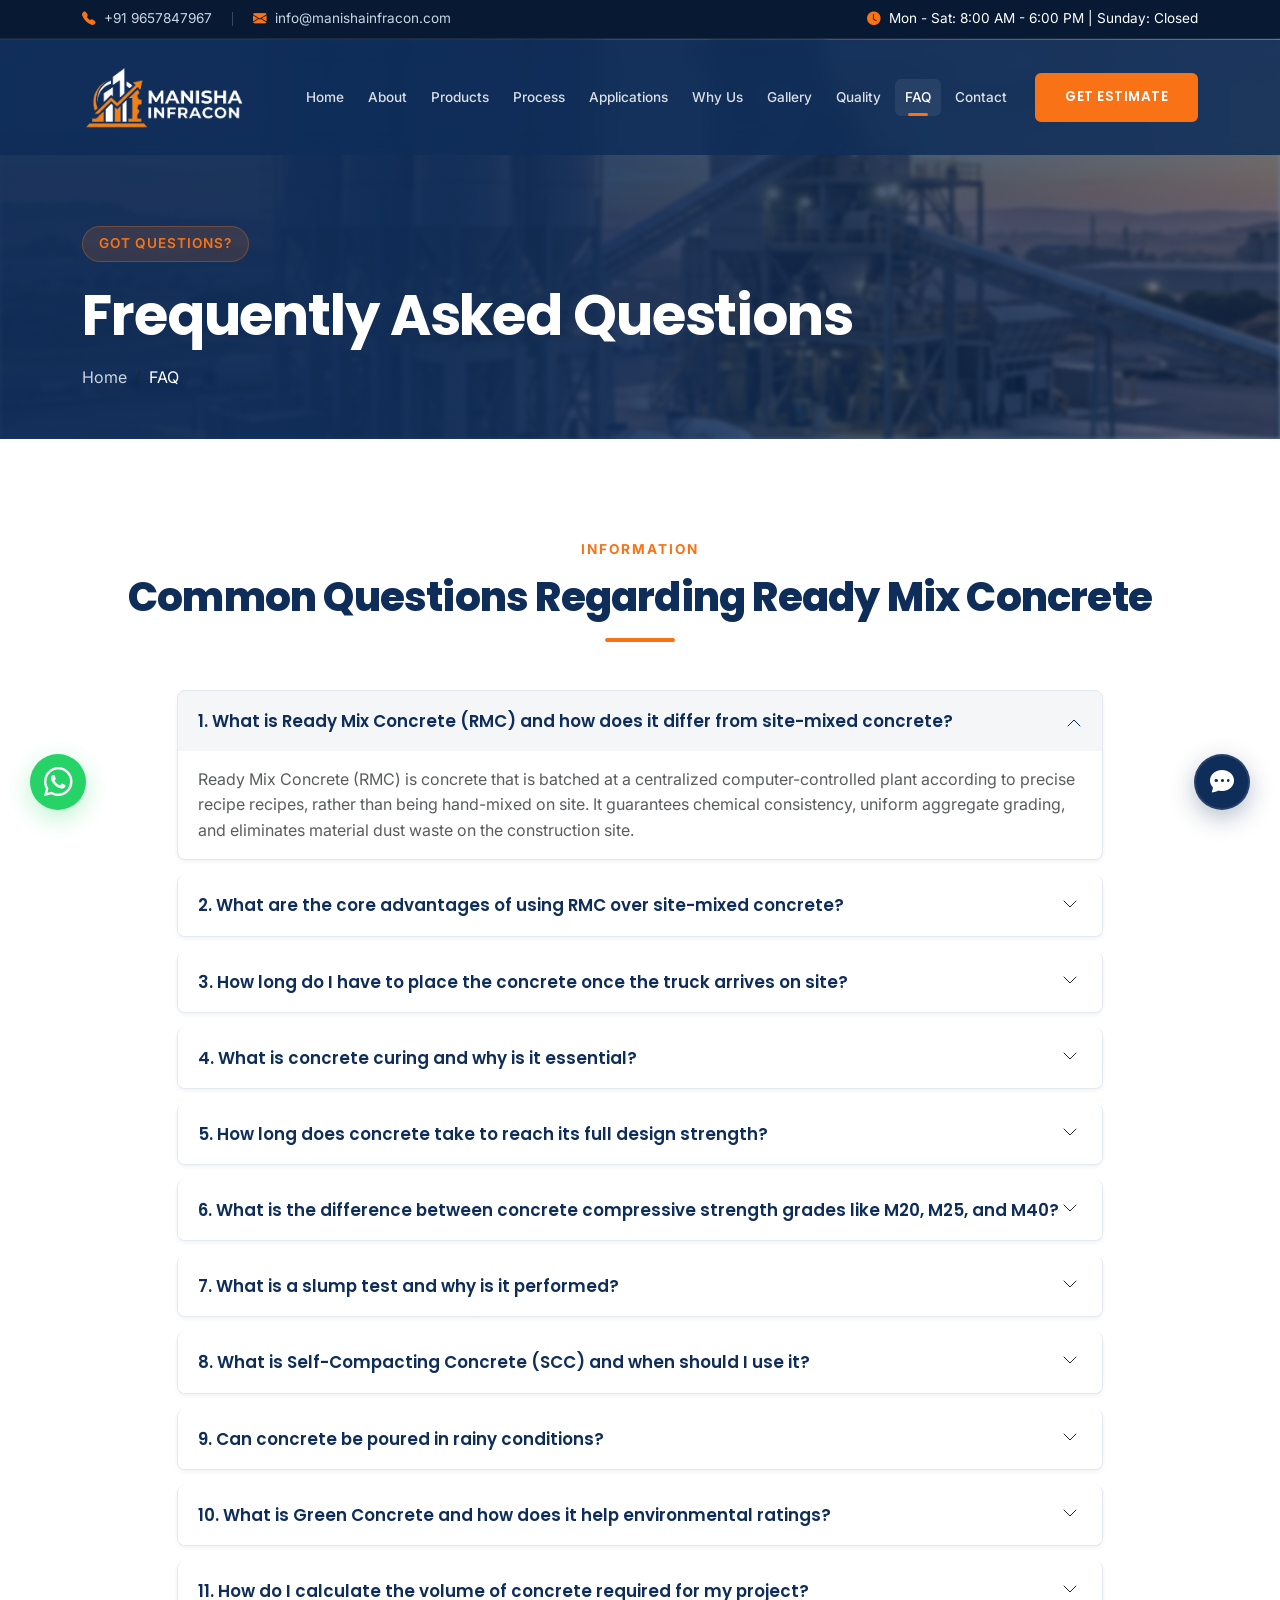
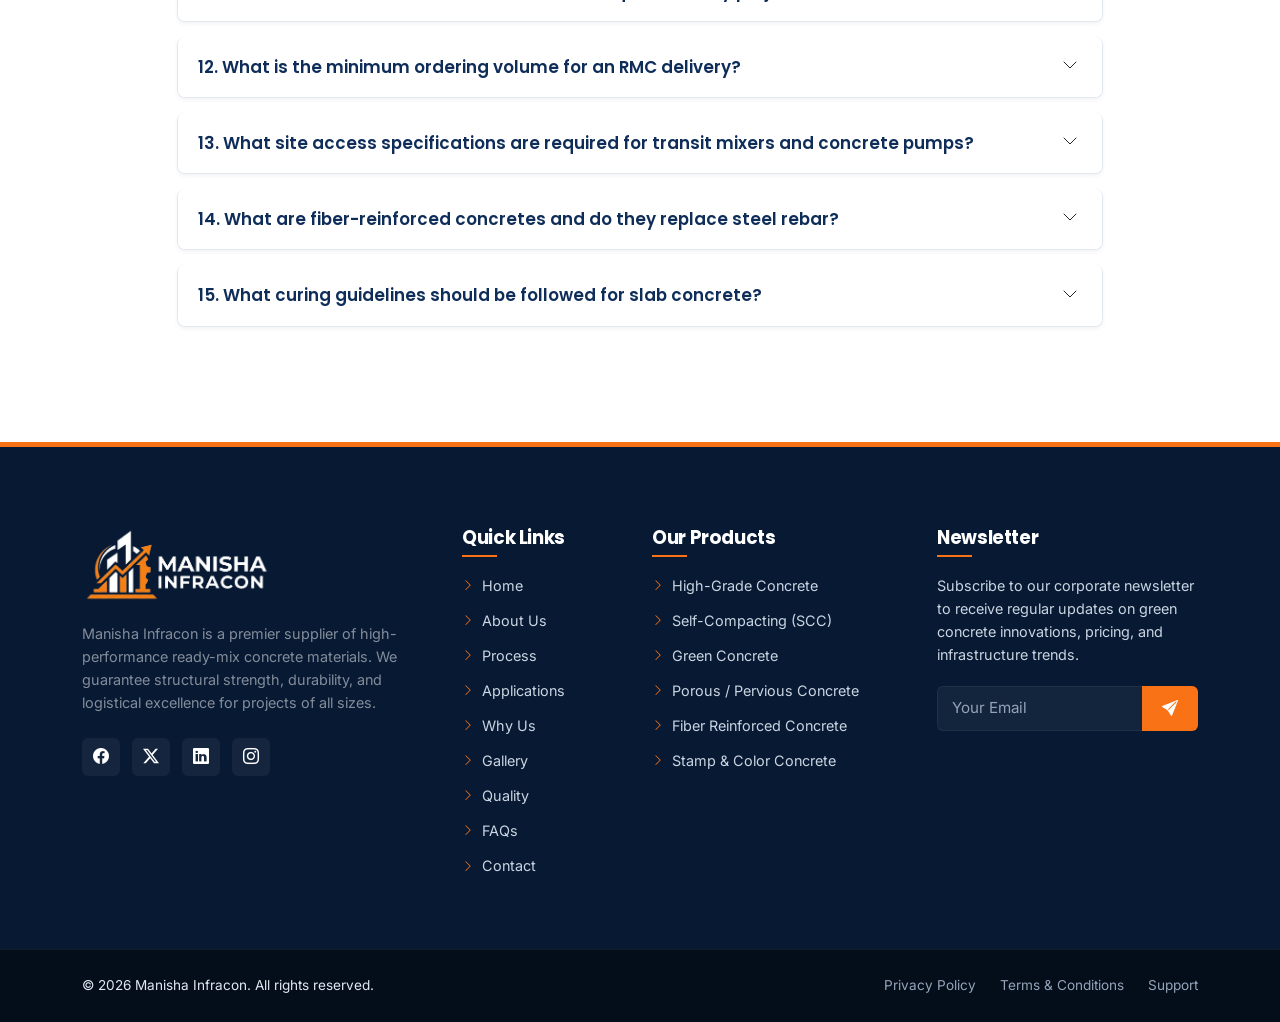
<file: faq.html>
<!DOCTYPE html>
<html lang="en">
<head>
  <meta charset="UTF-8">
  <meta name="viewport" content="width=device-width, initial-scale=1.0">
  <meta name="description" content="Read our FAQ page to get answers to 15 frequently asked questions about ready mix concrete grades, slump tests, delivery limits, curing advice, and ordering.">
  <meta name="keywords" content="RMC FAQ, Concrete delivery questions, Concrete strength grades, Concrete curing tips">
  <meta name="author" content="Manisha Infracon">
  <title>Frequently Asked Questions | Manisha Infracon</title>
  
  <!-- Bootstrap 5 CSS -->
  <link href="https://cdn.jsdelivr.net/npm/bootstrap@5.3.2/dist/css/bootstrap.min.css" rel="stylesheet">
  <!-- Bootstrap Icons -->
  <link href="https://cdn.jsdelivr.net/npm/bootstrap-icons@1.11.2/font/bootstrap-icons.min.css" rel="stylesheet">
  <!-- Custom CSS -->
  <link href="css/style.css" rel="stylesheet">
</head>
<body>

  <!-- Preloader -->
  <div id="preloader">
    <div class="spinner-box">
      <div class="custom-spinner"></div>
      <div class="preloader-logo">Manisha<span>Infracon</span></div>
    </div>
  </div>

  <!-- Top Address Header Bar -->
  <div class="topbar d-none d-lg-block">
    <div class="container text-white d-flex justify-content-between align-items-center">
      <div class="topbar-info">
        <a href="tel:+919657847967" class="me-3"><i class="bi bi-telephone-fill text-orange me-2"></i>+91 9657847967</a>
        <span class="topbar-divider me-3"></span>
        <a href="mailto:info@manishainfracon.com"><i class="bi bi-envelope-fill text-orange me-2"></i>info@manishainfracon.com</a>
      </div>
      <div class="topbar-hours">
        <i class="bi bi-clock-fill text-orange me-2"></i>Mon - Sat: 8:00 AM - 6:00 PM | Sunday: Closed
      </div>
    </div>
  </div>

  <!-- Sticky Modern Glass Navbar -->
  <nav class="navbar navbar-expand-lg navbar-dark sticky-top">
    <div class="container">
      <a class="navbar-brand d-flex align-items-center" href="index.html">
        <img src="images/logo.png" alt="Manisha Infracon Logo" style="height: 65px; width: auto; object-fit: contain;">
      </a>
      <button class="navbar-toggler" type="button" data-bs-toggle="collapse" data-bs-target="#mainNavbar" aria-controls="mainNavbar" aria-expanded="false" aria-label="Toggle navigation">
        <span class="toggler-icon"></span>
        <span class="toggler-icon"></span>
        <span class="toggler-icon"></span>
      </button>
      
      <div class="collapse navbar-collapse" id="mainNavbar">
        <ul class="navbar-nav ms-auto mb-2 mb-lg-0">
          <li class="nav-item"><a class="nav-link" href="index.html">Home</a></li>
          <li class="nav-item"><a class="nav-link" href="about.html">About</a></li>
          <li class="nav-item"><a class="nav-link" href="products.html">Products</a></li>
          <li class="nav-item"><a class="nav-link" href="manufacturing-process.html">Process</a></li>
          <li class="nav-item"><a class="nav-link" href="applications.html">Applications</a></li>
          <li class="nav-item"><a class="nav-link" href="why-choose-us.html">Why Us</a></li>
          <li class="nav-item"><a class="nav-link" href="gallery.html">Gallery</a></li>
          <li class="nav-item"><a class="nav-link" href="quality-certifications.html">Quality</a></li>
          <li class="nav-item"><a class="nav-link active" href="faq.html">FAQ</a></li>
          <li class="nav-item"><a class="nav-link" href="contact.html">Contact</a></li>
        </ul>
        <div class="ms-lg-3">
          <a href="contact.html" class="btn btn-primary-custom btn-custom">Get Estimate</a>
        </div>
      </div>
    </div>
  </nav>

  <!-- Inner Page Hero Header -->
  <section class="inner-hero">
    <div class="inner-hero-overlay"></div>
    <img src="images/hero_banner_rmc.png" alt="FAQ Banner" class="hero-bg-img" style="filter: blur(2px);">
    <div class="container position-relative" style="z-index: 2;">
      <div class="row">
        <div class="col-12">
          <span class="hero-badge">Got Questions?</span>
          <h1 class="display-4 fw-bold text-white mb-3">Frequently Asked Questions</h1>
          <nav aria-label="breadcrumb">
            <ol class="breadcrumb mb-0">
              <li class="breadcrumb-item"><a href="index.html">Home</a></li>
              <li class="breadcrumb-item active" aria-current="page">FAQ</li>
            </ol>
          </nav>
        </div>
      </div>
    </div>
  </section>

  <!-- FAQ Section -->
  <section class="section-padding bg-white">
    <div class="container">
      <div class="section-title-wrapper text-center mb-5">
        <span class="section-subtitle">Information</span>
        <h2 class="section-title">Common Questions Regarding Ready Mix Concrete</h2>
        <div class="section-title-line mx-auto"></div>
      </div>

      <div class="row justify-content-center">
        <div class="col-lg-10">
          <div class="accordion" id="rmcFaqAccordion">
            
            <!-- FAQ 1 -->
            <div class="accordion-item reveal">
              <h2 class="accordion-header" id="headingOne">
                <button class="accordion-button" type="button" data-bs-toggle="collapse" data-bs-target="#collapseOne" aria-expanded="true" aria-controls="collapseOne">
                  1. What is Ready Mix Concrete (RMC) and how does it differ from site-mixed concrete?
                </button>
              </h2>
              <div id="collapseOne" class="accordion-collapse collapse show" aria-labelledby="headingOne" data-bs-parent="#rmcFaqAccordion">
                <div class="accordion-body text-muted">
                  Ready Mix Concrete (RMC) is concrete that is batched at a centralized computer-controlled plant according to precise recipe recipes, rather than being hand-mixed on site. It guarantees chemical consistency, uniform aggregate grading, and eliminates material dust waste on the construction site.
                </div>
              </div>
            </div>

            <!-- FAQ 2 -->
            <div class="accordion-item reveal">
              <h2 class="accordion-header" id="headingTwo">
                <button class="accordion-button collapsed" type="button" data-bs-toggle="collapse" data-bs-target="#collapseTwo" aria-expanded="false" aria-controls="collapseTwo">
                  2. What are the core advantages of using RMC over site-mixed concrete?
                </button>
              </h2>
              <div id="collapseTwo" class="accordion-collapse collapse" aria-labelledby="headingTwo" data-bs-parent="#rmcFaqAccordion">
                <div class="accordion-body text-muted">
                  RMC guarantees: (1) Superior quality control due to automated electronic scales, (2) Drastically reduced labor costs and cast schedules, (3) Eliminates site storage space for sand and aggregates, and (4) Delivers custom designs (like fiber-reinforced, green, or self-compacting concrete) that are impossible to mix by hand.
                </div>
              </div>
            </div>

            <!-- FAQ 3 -->
            <div class="accordion-item reveal">
              <h2 class="accordion-header" id="headingThree">
                <button class="accordion-button collapsed" type="button" data-bs-toggle="collapse" data-bs-target="#collapseThree" aria-expanded="false" aria-controls="collapseThree">
                  3. How long do I have to place the concrete once the truck arrives on site?
                </button>
              </h2>
              <div id="collapseThree" class="accordion-collapse collapse" aria-labelledby="headingThree" data-bs-parent="#rmcFaqAccordion">
                <div class="accordion-body text-muted">
                  Normally, concrete should be discharged and placed within 90 to 120 minutes from the time it was batched at the plant (not from when it arrived at your site). For distant sites or hot weather, we add specialized hydration retarder admixtures to extend this placement window to 3 hours.
                </div>
              </div>
            </div>

            <!-- FAQ 4 -->
            <div class="accordion-item reveal">
              <h2 class="accordion-header" id="headingFour">
                <button class="accordion-button collapsed" type="button" data-bs-toggle="collapse" data-bs-target="#collapseFour" aria-expanded="false" aria-controls="collapseFour">
                  4. What is concrete curing and why is it essential?
                </button>
              </h2>
              <div id="collapseFour" class="accordion-collapse collapse" aria-labelledby="headingFour" data-bs-parent="#rmcFaqAccordion">
                <div class="accordion-body text-muted">
                  Curing is the maintenance of moisture and temperature conditions in freshly poured concrete to allow hydration. Proper curing (sprinkling water, ponding, or applying curing compounds) is essential to secure target compressive strengths, prevent shrinkage cracks, and maximize durability.
                </div>
              </div>
            </div>

            <!-- FAQ 5 -->
            <div class="accordion-item reveal">
              <h2 class="accordion-header" id="headingFive">
                <button class="accordion-button collapsed" type="button" data-bs-toggle="collapse" data-bs-target="#collapseFive" aria-expanded="false" aria-controls="collapseFive">
                  5. How long does concrete take to reach its full design strength?
                </button>
              </h2>
              <div id="collapseFive" class="accordion-collapse collapse" aria-labelledby="headingFive" data-bs-parent="#rmcFaqAccordion">
                <div class="accordion-body text-muted">
                  Concrete reaches about 16% of its strength in 24 hours, 65% in 7 days, and its nominal design strength (100%) at 28 days. Curing must be actively maintained for at least the first 7 to 10 days for standard mixes.
                </div>
              </div>
            </div>

            <!-- FAQ 6 -->
            <div class="accordion-item reveal">
              <h2 class="accordion-header" id="headingSix">
                <button class="accordion-button collapsed" type="button" data-bs-toggle="collapse" data-bs-target="#collapseSix" aria-expanded="false" aria-controls="collapseSix">
                  6. What is the difference between concrete compressive strength grades like M20, M25, and M40?
                </button>
              </h2>
              <div id="collapseSix" class="accordion-collapse collapse" aria-labelledby="headingSix" data-bs-parent="#rmcFaqAccordion">
                <div class="accordion-body text-muted">
                  The 'M' stands for 'Mix' and the number represents the characteristic compressive strength in Megapascals (MPa) or N/mm² at 28 days of curing. For example, M25 concrete will withstand a crushing pressure of 25 Megapascals. M20-M25 are standard for house slabs, while M40+ are structural columns.
                </div>
              </div>
            </div>

            <!-- FAQ 7 -->
            <div class="accordion-item reveal">
              <h2 class="accordion-header" id="headingSeven">
                <button class="accordion-button collapsed" type="button" data-bs-toggle="collapse" data-bs-target="#collapseSeven" aria-expanded="false" aria-controls="collapseSeven">
                  7. What is a slump test and why is it performed?
                </button>
              </h2>
              <div id="collapseSeven" class="accordion-collapse collapse" aria-labelledby="headingSeven" data-bs-parent="#rmcFaqAccordion">
                <div class="accordion-body text-muted">
                  A slump test measures the consistency and workability of fresh concrete before it is cast. Fresh concrete is compacted into a hollow cone, which is then lifted. The height drop (slump) is measured. It indicates if the water-cement ratio is correct and if the mix is pumpable.
                </div>
              </div>
            </div>

            <!-- FAQ 8 -->
            <div class="accordion-item reveal">
              <h2 class="accordion-header" id="headingEight">
                <button class="accordion-button collapsed" type="button" data-bs-toggle="collapse" data-bs-target="#collapseEight" aria-expanded="false" aria-controls="collapseEight">
                  8. What is Self-Compacting Concrete (SCC) and when should I use it?
                </button>
              </h2>
              <div id="collapseEight" class="accordion-collapse collapse" aria-labelledby="headingEight" data-bs-parent="#rmcFaqAccordion">
                <div class="accordion-body text-muted">
                  Self-Compacting Concrete (SCC) is a highly flowable concrete mix that spreads into formwork and passes congested steel rebar under its own gravity weight, without segregation. You should use it for dense reinforcement setups, thin structural columns, or where mechanical vibrator access is blocked.
                </div>
              </div>
            </div>

            <!-- FAQ 9 -->
            <div class="accordion-item reveal">
              <h2 class="accordion-header" id="headingNine">
                <button class="accordion-button collapsed" type="button" data-bs-toggle="collapse" data-bs-target="#collapseNine" aria-expanded="false" aria-controls="collapseNine">
                  9. Can concrete be poured in rainy conditions?
                </button>
              </h2>
              <div id="collapseNine" class="accordion-collapse collapse" aria-labelledby="headingNine" data-bs-parent="#rmcFaqAccordion">
                <div class="accordion-body text-muted">
                  Light rain is generally manageable if the slab is covered with plastic sheeting immediately after leveling. However, heavy downpours will wash away the surface cement paste, increase the water-binder ratio, and permanently weaken the concrete surface. We recommend rescheduling during heavy rains.
                </div>
              </div>
            </div>

            <!-- FAQ 10 -->
            <div class="accordion-item reveal">
              <h2 class="accordion-header" id="headingTen">
                <button class="accordion-button collapsed" type="button" data-bs-toggle="collapse" data-bs-target="#collapseTen" aria-expanded="false" aria-controls="collapseTen">
                  10. What is Green Concrete and how does it help environmental ratings?
                </button>
              </h2>
              <div id="collapseTen" class="accordion-collapse collapse" aria-labelledby="headingTen" data-bs-parent="#rmcFaqAccordion">
                <div class="accordion-body text-muted">
                  Green Concrete is an eco-friendly mix design that replaces a portion of high-emissions Portland cement with recycled materials like fly ash (from power plants) or slag (from steel manufacturing). It reduces carbon footprints by up to 50%, reduces heat generation, and helps earn LEED/IGBC rating points.
                </div>
              </div>
            </div>

            <!-- FAQ 11 -->
            <div class="accordion-item reveal">
              <h2 class="accordion-header" id="headingEleven">
                <button class="accordion-button collapsed" type="button" data-bs-toggle="collapse" data-bs-target="#collapseEleven" aria-expanded="false" aria-controls="collapseEleven">
                  11. How do I calculate the volume of concrete required for my project?
                </button>
              </h2>
              <div id="collapseEleven" class="accordion-collapse collapse" aria-labelledby="headingEleven" data-bs-parent="#rmcFaqAccordion">
                <div class="accordion-body text-muted">
                  Concrete volume is calculated in cubic meters (m³). The formula is: Length (m) × Width (m) × Thickness/Depth (m) = Volume (m³). We recommend adding a 5% to 10% wastage buffer to account for spillage, formwork deflection, and minor grade changes.
                </div>
              </div>
            </div>

            <!-- FAQ 12 -->
            <div class="accordion-item reveal">
              <h2 class="accordion-header" id="headingTwelve">
                <button class="accordion-button collapsed" type="button" data-bs-toggle="collapse" data-bs-target="#collapseTwelve" aria-expanded="false" aria-controls="collapseTwelve">
                  12. What is the minimum ordering volume for an RMC delivery?
                </button>
              </h2>
              <div id="collapseTwelve" class="accordion-collapse collapse" aria-labelledby="headingTwelve" data-bs-parent="#rmcFaqAccordion">
                <div class="accordion-body text-muted">
                  Our standard transit mixer truck holds 6 to 10 cubic meters. Our minimum ordering capacity is 3 cubic meters. Orders smaller than this incur a small dry-run transportation surcharge, or can be supplied as Bag Concrete.
                </div>
              </div>
            </div>

            <!-- FAQ 13 -->
            <div class="accordion-item reveal">
              <h2 class="accordion-header" id="headingThirteen">
                <button class="accordion-button collapsed" type="button" data-bs-toggle="collapse" data-bs-target="#collapseThirteen" aria-expanded="false" aria-controls="collapseThirteen">
                  13. What site access specifications are required for transit mixers and concrete pumps?
                </button>
              </h2>
              <div id="collapseThirteen" class="accordion-collapse collapse" aria-labelledby="headingThirteen" data-bs-parent="#rmcFaqAccordion">
                <div class="accordion-body text-muted">
                  A loaded transit mixer weighs up to 32 tons. Access roads must be at least 3.5 meters wide, clear of low-hanging electric wires, and solid enough to prevent sinking. If a boom pump is needed, additional clearance is required to extend stabilizer outriggers.
                </div>
              </div>
            </div>

            <!-- FAQ 14 -->
            <div class="accordion-item reveal">
              <h2 class="accordion-header" id="headingFourteen">
                <button class="accordion-button collapsed" type="button" data-bs-toggle="collapse" data-bs-target="#collapseFourteen" aria-expanded="false" aria-controls="collapseFourteen">
                  14. What are fiber-reinforced concretes and do they replace steel rebar?
                </button>
              </h2>
              <div id="collapseFourteen" class="accordion-collapse collapse" aria-labelledby="headingFourteen" data-bs-parent="#rmcFaqAccordion">
                <div class="accordion-body text-muted">
                  Fiber-reinforced concrete contains distributed synthetic or steel fibers. While micro-synthetic fibers (PP) prevent shrinkage micro-cracking, they do NOT replace structural steel rebar. However, macro-synthetic or steel fibers can replace structural mesh in industrial floors and pavements.
                </div>
              </div>
            </div>

            <!-- FAQ 15 -->
            <div class="accordion-item reveal">
              <h2 class="accordion-header" id="headingFifteen">
                <button class="accordion-button collapsed" type="button" data-bs-toggle="collapse" data-bs-target="#collapseFifteen" aria-expanded="false" aria-controls="collapseFifteen">
                  15. What curing guidelines should be followed for slab concrete?
                </button>
              </h2>
              <div id="collapseFifteen" class="accordion-collapse collapse" aria-labelledby="headingFifteen" data-bs-parent="#rmcFaqAccordion">
                <div class="accordion-body text-muted">
                  For slabs, ponding is the most effective curing method: build small sand clay dikes around slab sections and fill them with 25-50mm of water. Curing should begin as soon as the concrete surface has set enough to resist damage, and must continue for a minimum of 7 days (or 10 days for blended cements).
                </div>
              </div>
            </div>

          </div>
        </div>
      </div>
    </div>
  </section>

  <!-- Rich Corporate Footer -->
  <footer class="footer">
    <div class="container">
      <div class="row g-4">
        <div class="col-lg-4 col-md-6">
          <a class="footer-logo d-flex align-items-center" href="index.html">
            <img src="images/logo.png" alt="Manisha Infracon Logo" style="height: 75px; width: auto; object-fit: contain;">
          </a>
          <p class="text-white-50 mb-4 pe-lg-4">
            Manisha Infracon is a premier supplier of high-performance ready-mix concrete materials. We guarantee structural strength, durability, and logistical excellence for projects of all sizes.
          </p>
          <div class="footer-social-links">
            <a href="#" class="social-btn"><i class="bi bi-facebook"></i></a>
            <a href="#" class="social-btn"><i class="bi bi-twitter-x"></i></a>
            <a href="#" class="social-btn"><i class="bi bi-linkedin"></i></a>
            <a href="#" class="social-btn"><i class="bi bi-instagram"></i></a>
          </div>
        </div>
        
        <div class="col-lg-2 col-md-6">
          <h5 class="footer-heading">Quick Links</h5>
          <ul class="footer-links">
            <li><a href="index.html"><i class="bi bi-chevron-right"></i>Home</a></li>
            <li><a href="about.html"><i class="bi bi-chevron-right"></i>About Us</a></li>
            <li><a href="manufacturing-process.html"><i class="bi bi-chevron-right"></i>Process</a></li>
            <li><a href="applications.html"><i class="bi bi-chevron-right"></i>Applications</a></li>
            <li><a href="why-choose-us.html"><i class="bi bi-chevron-right"></i>Why Us</a></li>
            <li><a href="gallery.html"><i class="bi bi-chevron-right"></i>Gallery</a></li>
            <li><a href="quality-certifications.html"><i class="bi bi-chevron-right"></i>Quality</a></li>
            <li><a href="faq.html"><i class="bi bi-chevron-right"></i>FAQs</a></li>
            <li><a href="contact.html"><i class="bi bi-chevron-right"></i>Contact</a></li>
          </ul>
        </div>
        
        <div class="col-lg-3 col-md-6">
          <h5 class="footer-heading">Our Products</h5>
          <ul class="footer-links">
            <li><a href="products.html"><i class="bi bi-chevron-right"></i>High-Grade Concrete</a></li>
            <li><a href="products.html"><i class="bi bi-chevron-right"></i>Self-Compacting (SCC)</a></li>
            <li><a href="products.html"><i class="bi bi-chevron-right"></i>Green Concrete</a></li>
            <li><a href="products.html"><i class="bi bi-chevron-right"></i>Porous / Pervious Concrete</a></li>
            <li><a href="products.html"><i class="bi bi-chevron-right"></i>Fiber Reinforced Concrete</a></li>
            <li><a href="products.html"><i class="bi bi-chevron-right"></i>Stamp & Color Concrete</a></li>
          </ul>
        </div>
        
        <div class="col-lg-3 col-md-6">
          <h5 class="footer-heading">Newsletter</h5>
          <p class="footer-newsletter-text">
            Subscribe to our corporate newsletter to receive regular updates on green concrete innovations, pricing, and infrastructure trends.
          </p>
          <form class="newsletter-form">
            <div class="input-group">
              <input type="email" class="form-control" placeholder="Your Email" required>
              <button class="btn" type="submit"><i class="bi bi-send-fill"></i></button>
            </div>
          </form>
        </div>
      </div>
    </div>
    
    <div class="footer-bottom">
      <div class="container text-center">
        <div class="row align-items-center">
          <div class="col-md-6 text-md-start mb-3 mb-md-0">
            &copy; 2026 Manisha Infracon. All rights reserved.
          </div>
          <div class="col-md-6 text-md-end footer-bottom-links">
            <a href="#">Privacy Policy</a>
            <a href="#">Terms & Conditions</a>
            <a href="contact.html">Support</a>
          </div>
        </div>
      </div>
    </div>
  </footer>

  <!-- Back to Top Button -->
  <button class="back-to-top" aria-label="Back to top">
    <i class="bi bi-arrow-up"></i>
  </button>

  <!-- Bootstrap 5 JS Bundle -->
  <script src="https://cdn.jsdelivr.net/npm/bootstrap@5.3.2/dist/js/bootstrap.bundle.min.js"></script>
  <!-- Custom JS -->
  <script src="js/script.js"></script>
</body>
</html>
</file>
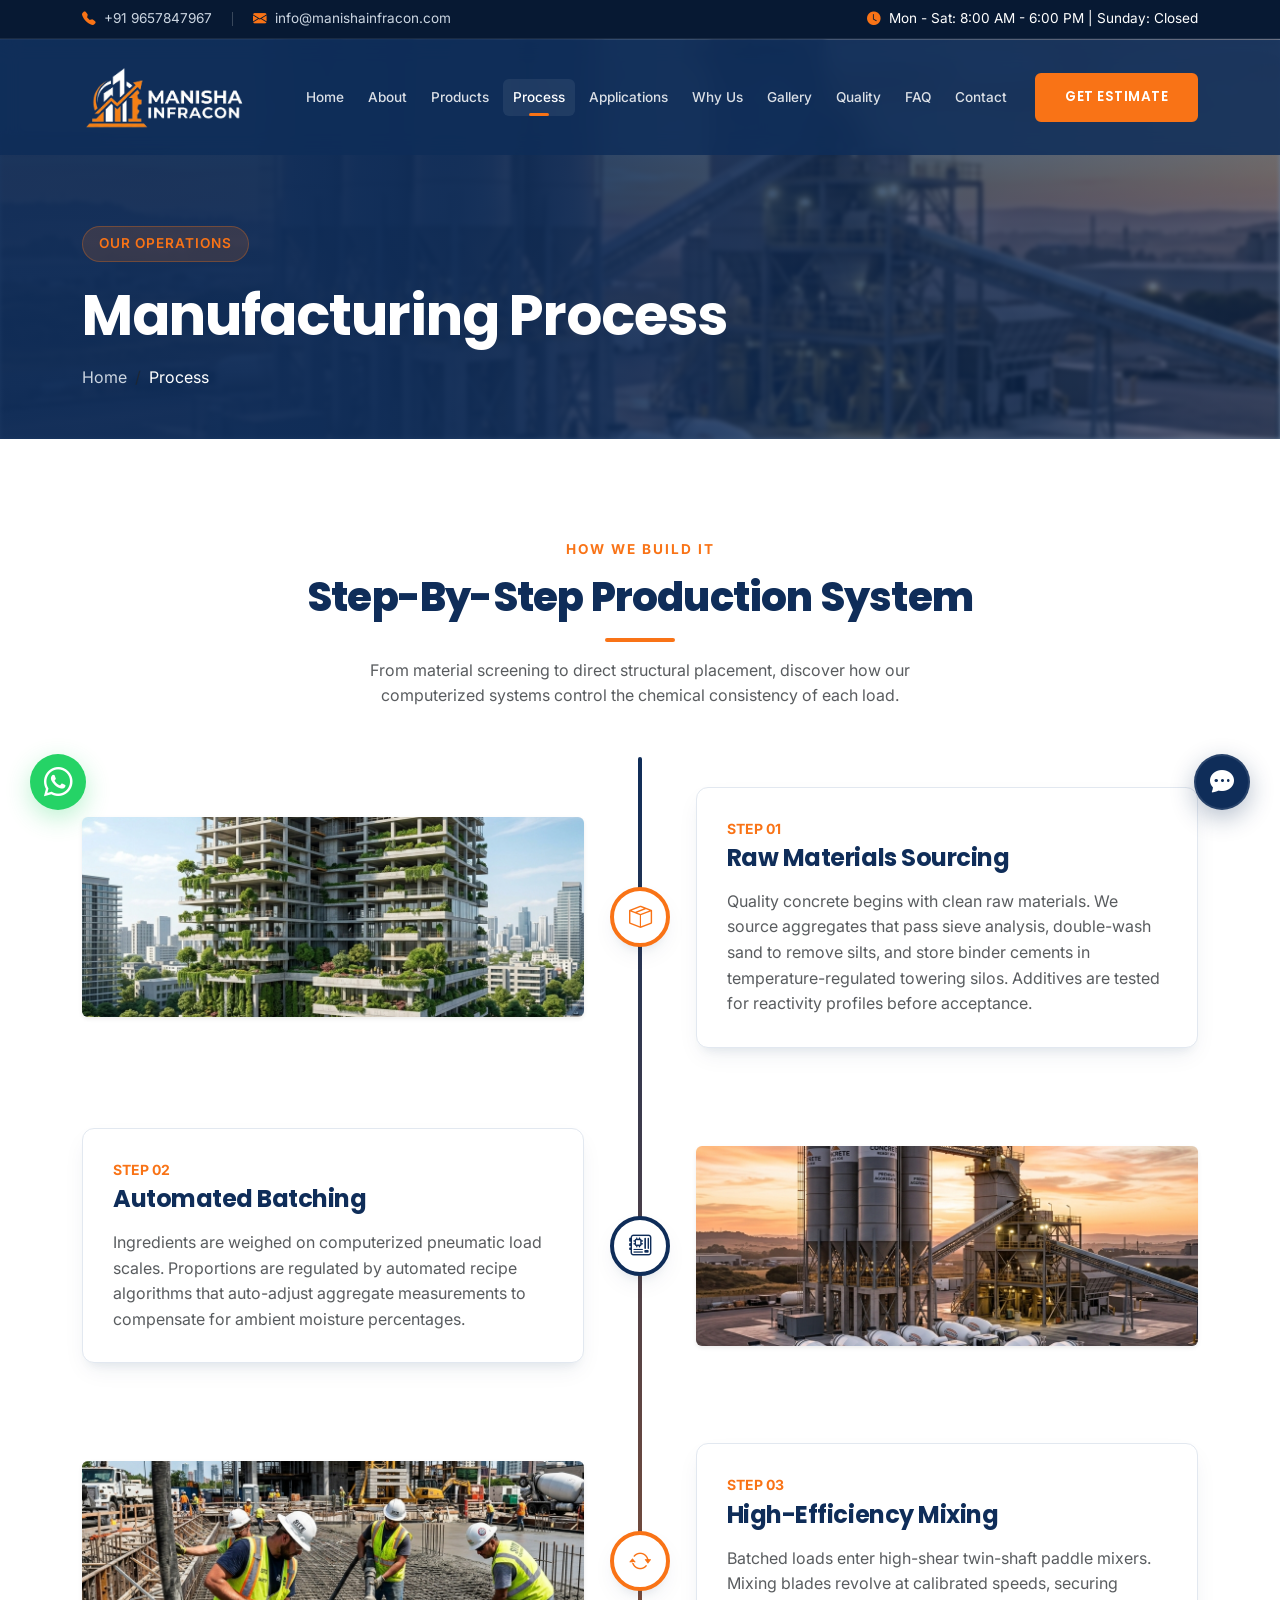
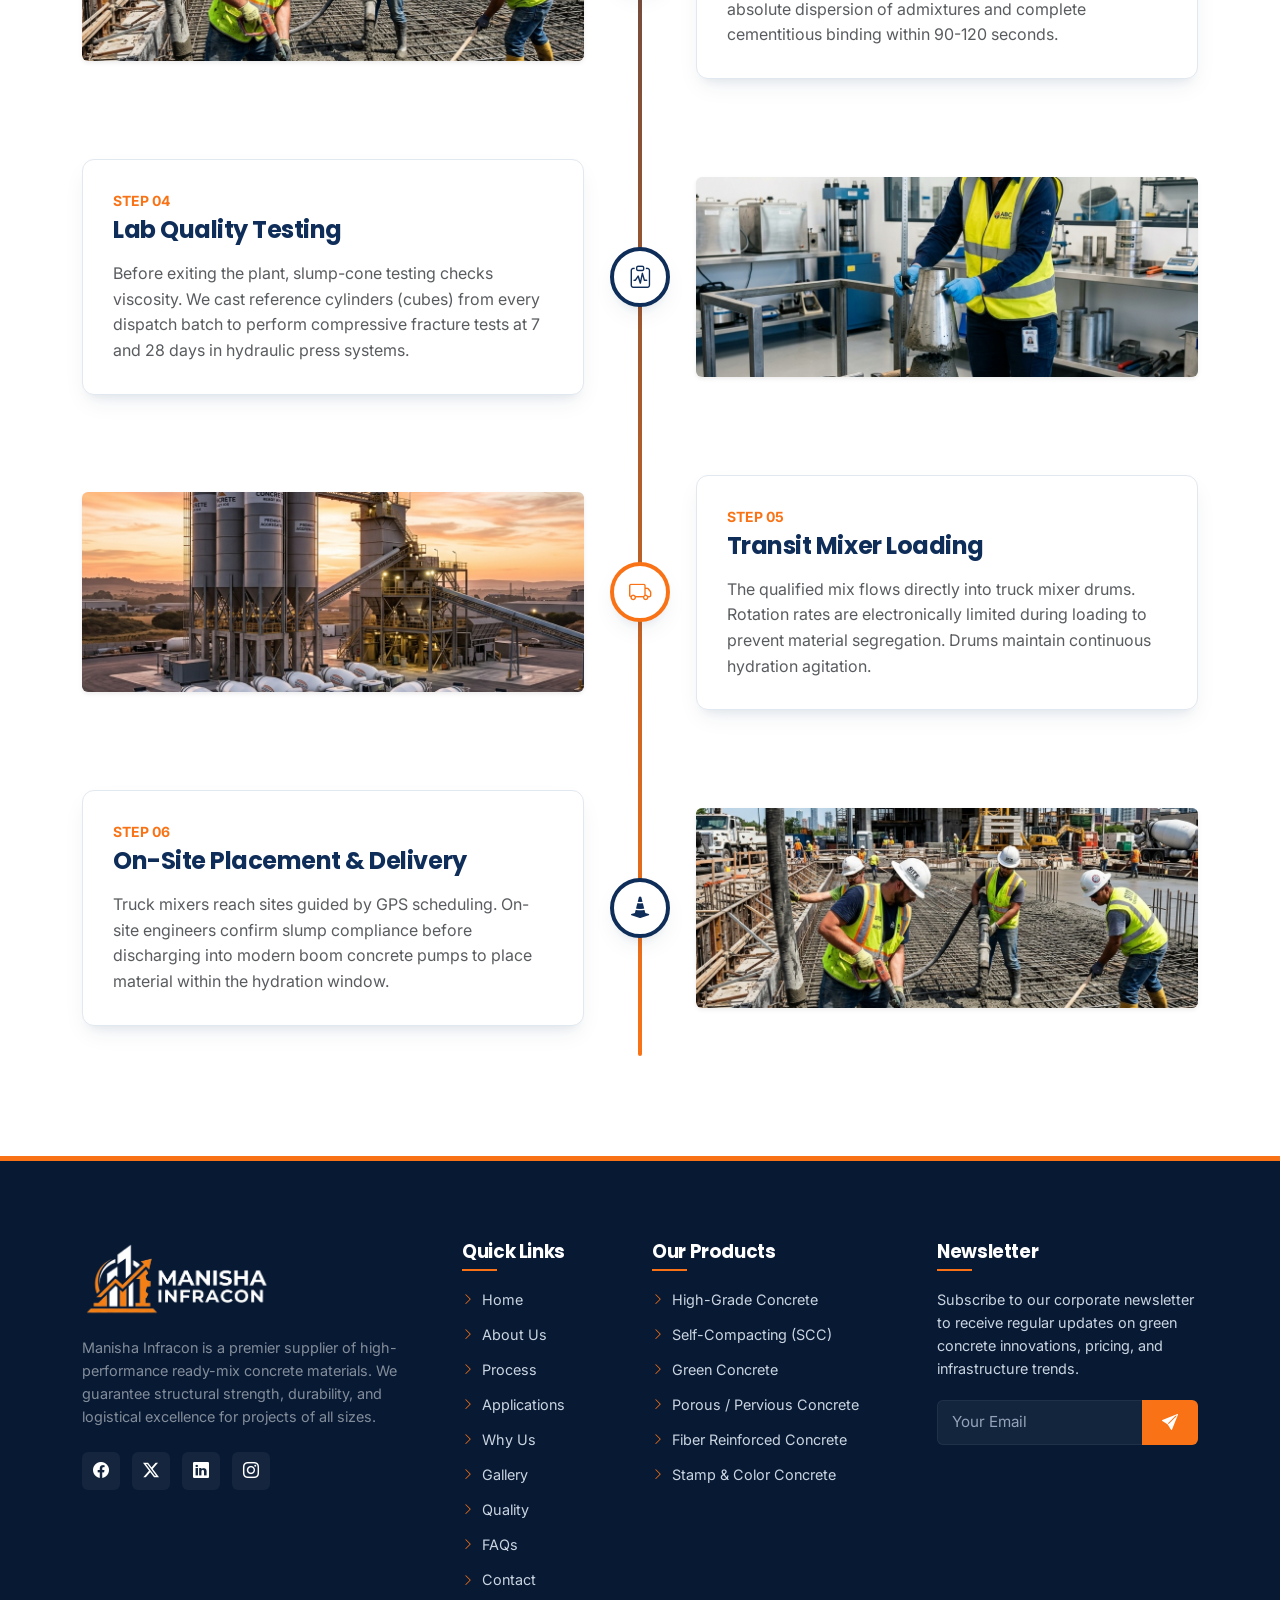
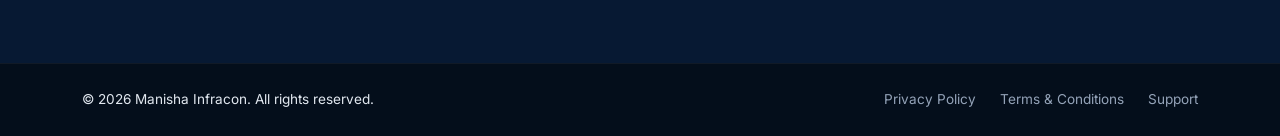
<file: manufacturing-process.html>
<!DOCTYPE html>
<html lang="en">
<head>
  <meta charset="UTF-8">
  <meta name="viewport" content="width=device-width, initial-scale=1.0">
  <meta name="description" content="Explore Manisha Infracon's manufacturing process. Follow our scientific timeline from raw materials and batching to quality control and transit delivery.">
  <meta name="keywords" content="RMC Manufacturing Process, Concrete Batching Plant Timeline, Quality Testing Concrete">
  <meta name="author" content="Manisha Infracon">
  <title>Manufacturing Process Timeline | Manisha Infracon</title>
  
  <!-- Bootstrap 5 CSS -->
  <link href="https://cdn.jsdelivr.net/npm/bootstrap@5.3.2/dist/css/bootstrap.min.css" rel="stylesheet">
  <!-- Bootstrap Icons -->
  <link href="https://cdn.jsdelivr.net/npm/bootstrap-icons@1.11.2/font/bootstrap-icons.min.css" rel="stylesheet">
  <!-- Custom CSS -->
  <link href="css/style.css" rel="stylesheet">
</head>
<body>

  <!-- Preloader -->
  <div id="preloader">
    <div class="spinner-box">
      <div class="custom-spinner"></div>
      <div class="preloader-logo">Manisha<span>Infracon</span></div>
    </div>
  </div>

  <!-- Top Address Header Bar -->
  <div class="topbar d-none d-lg-block">
    <div class="container text-white d-flex justify-content-between align-items-center">
      <div class="topbar-info">
        <a href="tel:+919657847967" class="me-3"><i class="bi bi-telephone-fill text-orange me-2"></i>+91 9657847967</a>
        <span class="topbar-divider me-3"></span>
        <a href="mailto:info@manishainfracon.com"><i class="bi bi-envelope-fill text-orange me-2"></i>info@manishainfracon.com</a>
      </div>
      <div class="topbar-hours">
        <i class="bi bi-clock-fill text-orange me-2"></i>Mon - Sat: 8:00 AM - 6:00 PM | Sunday: Closed
      </div>
    </div>
  </div>

  <!-- Sticky Modern Glass Navbar -->
  <nav class="navbar navbar-expand-lg navbar-dark sticky-top">
    <div class="container">
      <a class="navbar-brand d-flex align-items-center" href="index.html">
        <img src="images/logo.png" alt="Manisha Infracon Logo" style="height: 65px; width: auto; object-fit: contain;">
      </a>
      <button class="navbar-toggler" type="button" data-bs-toggle="collapse" data-bs-target="#mainNavbar" aria-controls="mainNavbar" aria-expanded="false" aria-label="Toggle navigation">
        <span class="toggler-icon"></span>
        <span class="toggler-icon"></span>
        <span class="toggler-icon"></span>
      </button>
      
      <div class="collapse navbar-collapse" id="mainNavbar">
        <ul class="navbar-nav ms-auto mb-2 mb-lg-0">
          <li class="nav-item"><a class="nav-link" href="index.html">Home</a></li>
          <li class="nav-item"><a class="nav-link" href="about.html">About</a></li>
          <li class="nav-item"><a class="nav-link" href="products.html">Products</a></li>
          <li class="nav-item"><a class="nav-link active" href="manufacturing-process.html">Process</a></li>
          <li class="nav-item"><a class="nav-link" href="applications.html">Applications</a></li>
          <li class="nav-item"><a class="nav-link" href="why-choose-us.html">Why Us</a></li>
          <li class="nav-item"><a class="nav-link" href="gallery.html">Gallery</a></li>
          <li class="nav-item"><a class="nav-link" href="quality-certifications.html">Quality</a></li>
          <li class="nav-item"><a class="nav-link" href="faq.html">FAQ</a></li>
          <li class="nav-item"><a class="nav-link" href="contact.html">Contact</a></li>
        </ul>
        <div class="ms-lg-3">
          <a href="contact.html" class="btn btn-primary-custom btn-custom">Get Estimate</a>
        </div>
      </div>
    </div>
  </nav>

  <!-- Inner Page Hero Header -->
  <section class="inner-hero">
    <div class="inner-hero-overlay"></div>
    <img src="images/hero_banner_rmc.png" alt="Process Timeline Banner" class="hero-bg-img" style="filter: blur(2px);">
    <div class="container position-relative" style="z-index: 2;">
      <div class="row">
        <div class="col-12">
          <span class="hero-badge">Our Operations</span>
          <h1 class="display-4 fw-bold text-white mb-3">Manufacturing Process</h1>
          <nav aria-label="breadcrumb">
            <ol class="breadcrumb mb-0">
              <li class="breadcrumb-item"><a href="index.html">Home</a></li>
              <li class="breadcrumb-item active" aria-current="page">Process</li>
            </ol>
          </nav>
        </div>
      </div>
    </div>
  </section>

  <!-- Timeline Section -->
  <section class="section-padding bg-white">
    <div class="container">
      <div class="section-title-wrapper text-center mb-5">
        <span class="section-subtitle">How We Build It</span>
        <h2 class="section-title">Step-By-Step Production System</h2>
        <div class="section-title-line mx-auto"></div>
        <p class="text-muted mt-3 mx-auto" style="max-width: 600px;">
          From material screening to direct structural placement, discover how our computerized systems control the chemical consistency of each load.
        </p>
      </div>

      <div class="timeline-container mt-5">
        <div class="timeline-line d-none d-lg-block"></div>
        
        <!-- Step 1: Raw Materials -->
        <div class="timeline-row reveal">
          <div class="timeline-content-col">
            <div class="timeline-card">
              <span class="text-orange small fw-bold text-uppercase d-block mb-1">Step 01</span>
              <h4 class="fw-bold text-navy mb-3">Raw Materials Sourcing</h4>
              <p class="text-muted mb-0">
                Quality concrete begins with clean raw materials. We source aggregates that pass sieve analysis, double-wash sand to remove silts, and store binder cements in temperature-regulated towering silos. Additives are tested for reactivity profiles before acceptance.
              </p>
            </div>
          </div>
          <div class="timeline-icon-col">
            <div class="timeline-icon-circle"><i class="bi bi-box-seam"></i></div>
          </div>
          <div class="timeline-spacer-col">
            <img src="images/green_concrete.png" alt="Raw Materials" class="img-fluid rounded shadow-sm" style="max-height: 200px; width:100%; object-fit:cover;">
          </div>
        </div>

        <!-- Step 2: Batching Plant -->
        <div class="timeline-row reveal">
          <div class="timeline-content-col">
            <div class="timeline-card">
              <span class="text-orange small fw-bold text-uppercase d-block mb-1">Step 02</span>
              <h4 class="fw-bold text-navy mb-3">Automated Batching</h4>
              <p class="text-muted mb-0">
                Ingredients are weighed on computerized pneumatic load scales. Proportions are regulated by automated recipe algorithms that auto-adjust aggregate measurements to compensate for ambient moisture percentages.
              </p>
            </div>
          </div>
          <div class="timeline-icon-col">
            <div class="timeline-icon-circle"><i class="bi bi-motherboard"></i></div>
          </div>
          <div class="timeline-spacer-col">
            <img src="images/hero_banner_rmc.png" alt="Batching Plant" class="img-fluid rounded shadow-sm" style="max-height: 200px; width:100%; object-fit:cover;">
          </div>
        </div>

        <!-- Step 3: Mixing Process -->
        <div class="timeline-row reveal">
          <div class="timeline-content-col">
            <div class="timeline-card">
              <span class="text-orange small fw-bold text-uppercase d-block mb-1">Step 03</span>
              <h4 class="fw-bold text-navy mb-3">High-Efficiency Mixing</h4>
              <p class="text-muted mb-0">
                Batched loads enter high-shear twin-shaft paddle mixers. Mixing blades revolve at calibrated speeds, securing absolute dispersion of admixtures and complete cementitious binding within 90-120 seconds.
              </p>
            </div>
          </div>
          <div class="timeline-icon-col">
            <div class="timeline-icon-circle"><i class="bi bi-arrow-repeat"></i></div>
          </div>
          <div class="timeline-spacer-col">
            <img src="images/concrete_pouring.png" alt="Mixing Process" class="img-fluid rounded shadow-sm" style="max-height: 200px; width:100%; object-fit:cover;">
          </div>
        </div>

        <!-- Step 4: Quality Testing -->
        <div class="timeline-row reveal">
          <div class="timeline-content-col">
            <div class="timeline-card">
              <span class="text-orange small fw-bold text-uppercase d-block mb-1">Step 04</span>
              <h4 class="fw-bold text-navy mb-3">Lab Quality Testing</h4>
              <p class="text-muted mb-0">
                Before exiting the plant, slump-cone testing checks viscosity. We cast reference cylinders (cubes) from every dispatch batch to perform compressive fracture tests at 7 and 28 days in hydraulic press systems.
              </p>
            </div>
          </div>
          <div class="timeline-icon-col">
            <div class="timeline-icon-circle"><i class="bi bi-clipboard-pulse"></i></div>
          </div>
          <div class="timeline-spacer-col">
            <img src="images/quality_testing.png" alt="Quality Testing" class="img-fluid rounded shadow-sm" style="max-height: 200px; width:100%; object-fit:cover;">
          </div>
        </div>

        <!-- Step 5: Transit Mixer Loading -->
        <div class="timeline-row reveal">
          <div class="timeline-content-col">
            <div class="timeline-card">
              <span class="text-orange small fw-bold text-uppercase d-block mb-1">Step 05</span>
              <h4 class="fw-bold text-navy mb-3">Transit Mixer Loading</h4>
              <p class="text-muted mb-0">
                The qualified mix flows directly into truck mixer drums. Rotation rates are electronically limited during loading to prevent material segregation. Drums maintain continuous hydration agitation.
              </p>
            </div>
          </div>
          <div class="timeline-icon-col">
            <div class="timeline-icon-circle"><i class="bi bi-truck"></i></div>
          </div>
          <div class="timeline-spacer-col">
            <img src="images/hero_banner_rmc.png" alt="Mixer Loading" class="img-fluid rounded shadow-sm" style="max-height: 200px; width:100%; object-fit:cover;">
          </div>
        </div>

        <!-- Step 6: Delivery to Site -->
        <div class="timeline-row reveal">
          <div class="timeline-content-col">
            <div class="timeline-card">
              <span class="text-orange small fw-bold text-uppercase d-block mb-1">Step 06</span>
              <h4 class="fw-bold text-navy mb-3">On-Site Placement & Delivery</h4>
              <p class="text-muted mb-0">
                Truck mixers reach sites guided by GPS scheduling. On-site engineers confirm slump compliance before discharging into modern boom concrete pumps to place material within the hydration window.
              </p>
            </div>
          </div>
          <div class="timeline-icon-col">
            <div class="timeline-icon-circle"><i class="bi bi-cone-striped"></i></div>
          </div>
          <div class="timeline-spacer-col">
            <img src="images/concrete_pouring.png" alt="Delivery to Site" class="img-fluid rounded shadow-sm" style="max-height: 200px; width:100%; object-fit:cover;">
          </div>
        </div>

      </div>
    </div>
  </section>

  <!-- Rich Corporate Footer -->
  <footer class="footer">
    <div class="container">
      <div class="row g-4">
        <div class="col-lg-4 col-md-6">
          <a class="footer-logo d-flex align-items-center" href="index.html">
            <img src="images/logo.png" alt="Manisha Infracon Logo" style="height: 75px; width: auto; object-fit: contain;">
          </a>
          <p class="text-white-50 mb-4 pe-lg-4">
            Manisha Infracon is a premier supplier of high-performance ready-mix concrete materials. We guarantee structural strength, durability, and logistical excellence for projects of all sizes.
          </p>
          <div class="footer-social-links">
            <a href="#" class="social-btn"><i class="bi bi-facebook"></i></a>
            <a href="#" class="social-btn"><i class="bi bi-twitter-x"></i></a>
            <a href="#" class="social-btn"><i class="bi bi-linkedin"></i></a>
            <a href="#" class="social-btn"><i class="bi bi-instagram"></i></a>
          </div>
        </div>
        
        <div class="col-lg-2 col-md-6">
          <h5 class="footer-heading">Quick Links</h5>
          <ul class="footer-links">
            <li><a href="index.html"><i class="bi bi-chevron-right"></i>Home</a></li>
            <li><a href="about.html"><i class="bi bi-chevron-right"></i>About Us</a></li>
            <li><a href="manufacturing-process.html"><i class="bi bi-chevron-right"></i>Process</a></li>
            <li><a href="applications.html"><i class="bi bi-chevron-right"></i>Applications</a></li>
            <li><a href="why-choose-us.html"><i class="bi bi-chevron-right"></i>Why Us</a></li>
            <li><a href="gallery.html"><i class="bi bi-chevron-right"></i>Gallery</a></li>
            <li><a href="quality-certifications.html"><i class="bi bi-chevron-right"></i>Quality</a></li>
            <li><a href="faq.html"><i class="bi bi-chevron-right"></i>FAQs</a></li>
            <li><a href="contact.html"><i class="bi bi-chevron-right"></i>Contact</a></li>
          </ul>
        </div>
        
        <div class="col-lg-3 col-md-6">
          <h5 class="footer-heading">Our Products</h5>
          <ul class="footer-links">
            <li><a href="products.html"><i class="bi bi-chevron-right"></i>High-Grade Concrete</a></li>
            <li><a href="products.html"><i class="bi bi-chevron-right"></i>Self-Compacting (SCC)</a></li>
            <li><a href="products.html"><i class="bi bi-chevron-right"></i>Green Concrete</a></li>
            <li><a href="products.html"><i class="bi bi-chevron-right"></i>Porous / Pervious Concrete</a></li>
            <li><a href="products.html"><i class="bi bi-chevron-right"></i>Fiber Reinforced Concrete</a></li>
            <li><a href="products.html"><i class="bi bi-chevron-right"></i>Stamp & Color Concrete</a></li>
          </ul>
        </div>
        
        <div class="col-lg-3 col-md-6">
          <h5 class="footer-heading">Newsletter</h5>
          <p class="footer-newsletter-text">
            Subscribe to our corporate newsletter to receive regular updates on green concrete innovations, pricing, and infrastructure trends.
          </p>
          <form class="newsletter-form">
            <div class="input-group">
              <input type="email" class="form-control" placeholder="Your Email" required>
              <button class="btn" type="submit"><i class="bi bi-send-fill"></i></button>
            </div>
          </form>
        </div>
      </div>
    </div>
    
    <div class="footer-bottom">
      <div class="container text-center">
        <div class="row align-items-center">
          <div class="col-md-6 text-md-start mb-3 mb-md-0">
            &copy; 2026 Manisha Infracon. All rights reserved.
          </div>
          <div class="col-md-6 text-md-end footer-bottom-links">
            <a href="#">Privacy Policy</a>
            <a href="#">Terms & Conditions</a>
            <a href="contact.html">Support</a>
          </div>
        </div>
      </div>
    </div>
  </footer>

  <!-- Back to Top Button -->
  <button class="back-to-top" aria-label="Back to top">
    <i class="bi bi-arrow-up"></i>
  </button>

  <!-- Bootstrap 5 JS Bundle -->
  <script src="https://cdn.jsdelivr.net/npm/bootstrap@5.3.2/dist/js/bootstrap.bundle.min.js"></script>
  <!-- Custom JS -->
  <script src="js/script.js"></script>
</body>
</html>
</file>
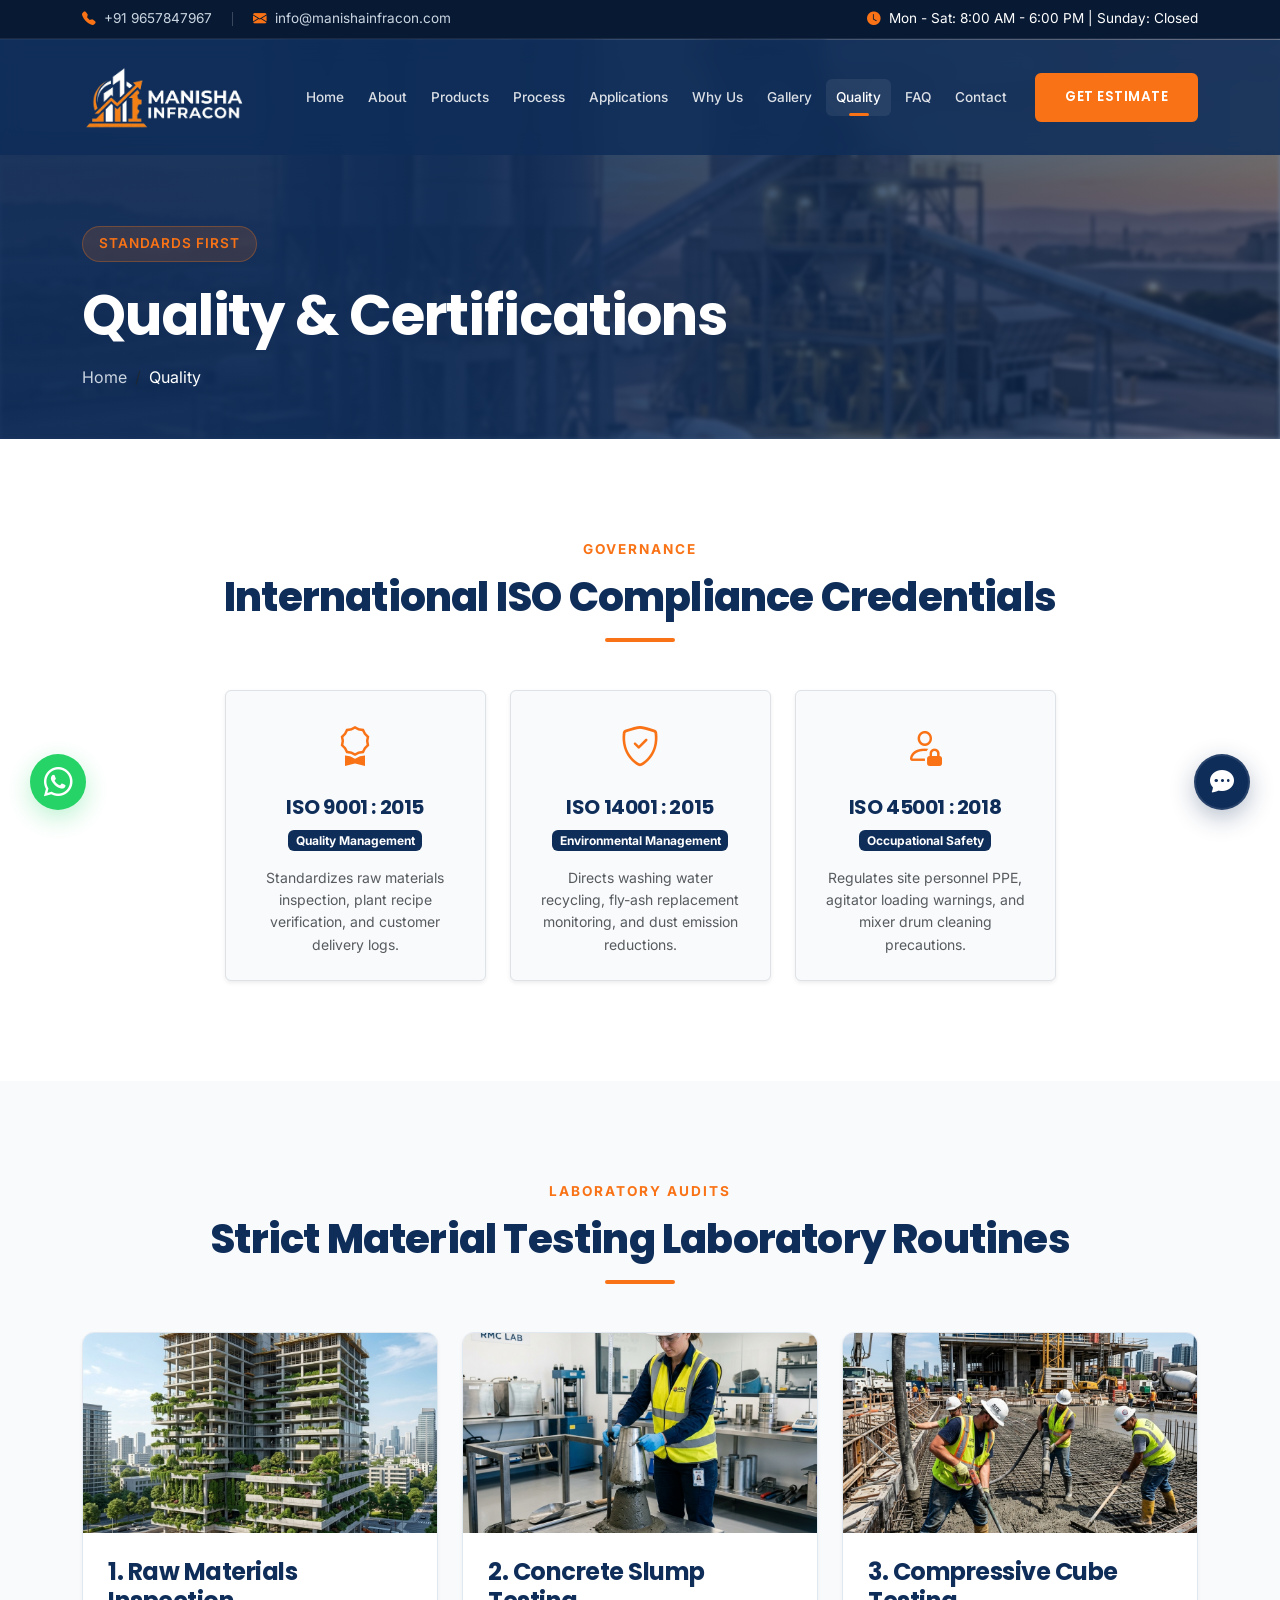
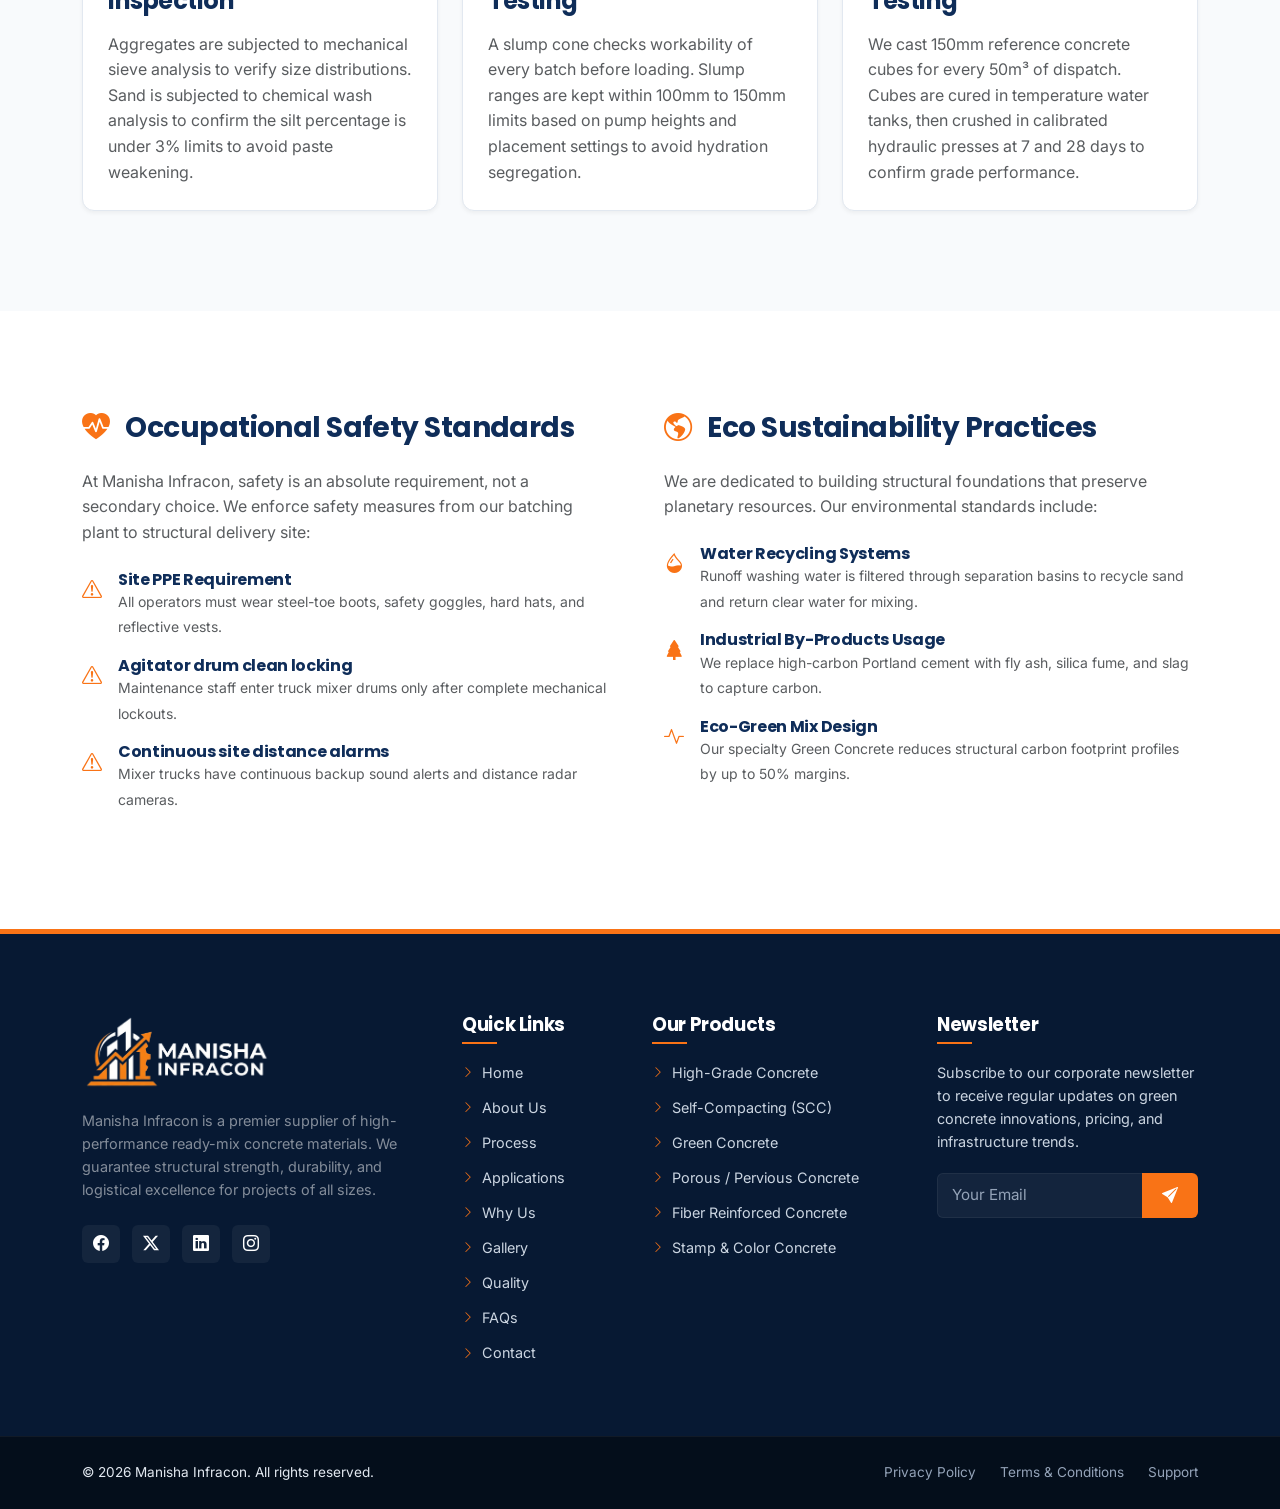
<file: quality-certifications.html>
<!DOCTYPE html>
<html lang="en">
<head>
  <meta charset="UTF-8">
  <meta name="viewport" content="width=device-width, initial-scale=1.0">
  <meta name="description" content="Explore Manisha Infracon's quality assurance lab and certifications. Read about ISO standards, slump testing, concrete compressive cube testing, safety protocols, and green sustainability.">
  <meta name="keywords" content="Concrete Quality Testing, Slump test concrete, Cube testing ready mix, ISO concrete supplier, Concrete safety">
  <meta name="author" content="Manisha Infracon">
  <title>Quality & Certifications | Manisha Infracon</title>
  
  <!-- Bootstrap 5 CSS -->
  <link href="https://cdn.jsdelivr.net/npm/bootstrap@5.3.2/dist/css/bootstrap.min.css" rel="stylesheet">
  <!-- Bootstrap Icons -->
  <link href="https://cdn.jsdelivr.net/npm/bootstrap-icons@1.11.2/font/bootstrap-icons.min.css" rel="stylesheet">
  <!-- Custom CSS -->
  <link href="css/style.css" rel="stylesheet">
</head>
<body>

  <!-- Preloader -->
  <div id="preloader">
    <div class="spinner-box">
      <div class="custom-spinner"></div>
      <div class="preloader-logo">Manisha<span>Infracon</span></div>
    </div>
  </div>

  <!-- Top Address Header Bar -->
  <div class="topbar d-none d-lg-block">
    <div class="container text-white d-flex justify-content-between align-items-center">
      <div class="topbar-info">
        <a href="tel:+919657847967" class="me-3"><i class="bi bi-telephone-fill text-orange me-2"></i>+91 9657847967</a>
        <span class="topbar-divider me-3"></span>
        <a href="mailto:info@manishainfracon.com"><i class="bi bi-envelope-fill text-orange me-2"></i>info@manishainfracon.com</a>
      </div>
      <div class="topbar-hours">
        <i class="bi bi-clock-fill text-orange me-2"></i>Mon - Sat: 8:00 AM - 6:00 PM | Sunday: Closed
      </div>
    </div>
  </div>

  <!-- Sticky Modern Glass Navbar -->
  <nav class="navbar navbar-expand-lg navbar-dark sticky-top">
    <div class="container">
      <a class="navbar-brand d-flex align-items-center" href="index.html">
        <img src="images/logo.png" alt="Manisha Infracon Logo" style="height: 65px; width: auto; object-fit: contain;">
      </a>
      <button class="navbar-toggler" type="button" data-bs-toggle="collapse" data-bs-target="#mainNavbar" aria-controls="mainNavbar" aria-expanded="false" aria-label="Toggle navigation">
        <span class="toggler-icon"></span>
        <span class="toggler-icon"></span>
        <span class="toggler-icon"></span>
      </button>
      
      <div class="collapse navbar-collapse" id="mainNavbar">
        <ul class="navbar-nav ms-auto mb-2 mb-lg-0">
          <li class="nav-item"><a class="nav-link" href="index.html">Home</a></li>
          <li class="nav-item"><a class="nav-link" href="about.html">About</a></li>
          <li class="nav-item"><a class="nav-link" href="products.html">Products</a></li>
          <li class="nav-item"><a class="nav-link" href="manufacturing-process.html">Process</a></li>
          <li class="nav-item"><a class="nav-link" href="applications.html">Applications</a></li>
          <li class="nav-item"><a class="nav-link" href="why-choose-us.html">Why Us</a></li>
          <li class="nav-item"><a class="nav-link" href="gallery.html">Gallery</a></li>
          <li class="nav-item"><a class="nav-link active" href="quality-certifications.html">Quality</a></li>
          <li class="nav-item"><a class="nav-link" href="faq.html">FAQ</a></li>
          <li class="nav-item"><a class="nav-link" href="contact.html">Contact</a></li>
        </ul>
        <div class="ms-lg-3">
          <a href="contact.html" class="btn btn-primary-custom btn-custom">Get Estimate</a>
        </div>
      </div>
    </div>
  </nav>

  <!-- Inner Page Hero Header -->
  <section class="inner-hero">
    <div class="inner-hero-overlay"></div>
    <img src="images/hero_banner_rmc.png" alt="Quality Banner" class="hero-bg-img" style="filter: blur(2px);">
    <div class="container position-relative" style="z-index: 2;">
      <div class="row">
        <div class="col-12">
          <span class="hero-badge">Standards First</span>
          <h1 class="display-4 fw-bold text-white mb-3">Quality & Certifications</h1>
          <nav aria-label="breadcrumb">
            <ol class="breadcrumb mb-0">
              <li class="breadcrumb-item"><a href="index.html">Home</a></li>
              <li class="breadcrumb-item active" aria-current="page">Quality</li>
            </ol>
          </nav>
        </div>
      </div>
    </div>
  </section>

  <!-- ISO Standards Row -->
  <section class="section-padding bg-white">
    <div class="container text-center">
      <div class="section-title-wrapper text-center mb-5">
        <span class="section-subtitle">Governance</span>
        <h2 class="section-title">International ISO Compliance Credentials</h2>
        <div class="section-title-line mx-auto"></div>
      </div>

      <div class="row g-4 justify-content-center">
        <!-- Certificate 1 -->
        <div class="col-lg-3 col-md-6 reveal">
          <div class="bg-slate p-4 rounded border text-center h-100 shadow-sm">
            <i class="bi bi-award text-orange fs-1 mb-3 d-block"></i>
            <h5 class="fw-bold text-navy mb-2">ISO 9001 : 2015</h5>
            <span class="badge bg-navy text-white mb-3">Quality Management</span>
            <p class="text-muted small mb-0">Standardizes raw materials inspection, plant recipe verification, and customer delivery logs.</p>
          </div>
        </div>

        <!-- Certificate 2 -->
        <div class="col-lg-3 col-md-6 reveal reveal-delay-1">
          <div class="bg-slate p-4 rounded border text-center h-100 shadow-sm">
            <i class="bi bi-shield-check text-orange fs-1 mb-3 d-block"></i>
            <h5 class="fw-bold text-navy mb-2">ISO 14001 : 2015</h5>
            <span class="badge bg-navy text-white mb-3">Environmental Management</span>
            <p class="text-muted small mb-0">Directs washing water recycling, fly-ash replacement monitoring, and dust emission reductions.</p>
          </div>
        </div>

        <!-- Certificate 3 -->
        <div class="col-lg-3 col-md-6 reveal reveal-delay-2">
          <div class="bg-slate p-4 rounded border text-center h-100 shadow-sm">
            <i class="bi bi-person-lock text-orange fs-1 mb-3 d-block"></i>
            <h5 class="fw-bold text-navy mb-2">ISO 45001 : 2018</h5>
            <span class="badge bg-navy text-white mb-3">Occupational Safety</span>
            <p class="text-muted small mb-0">Regulates site personnel PPE, agitator loading warnings, and mixer drum cleaning precautions.</p>
          </div>
        </div>
      </div>
    </div>
  </section>

  <!-- Laboratory Testing Procedures -->
  <section class="section-padding bg-slate">
    <div class="container">
      <div class="section-title-wrapper text-center mb-5">
        <span class="section-subtitle">Laboratory Audits</span>
        <h2 class="section-title">Strict Material Testing Laboratory Routines</h2>
        <div class="section-title-line mx-auto"></div>
      </div>

      <div class="row g-4">
        
        <!-- Material Testing -->
        <div class="col-lg-4 col-md-6 reveal">
          <div class="product-card">
            <div class="product-img-wrapper" style="height: 200px;">
              <img src="images/green_concrete.png" alt="Materials analysis" class="product-img">
            </div>
            <div class="product-body">
              <h4 class="fw-bold text-navy mb-3">1. Raw Materials Inspection</h4>
              <p class="text-muted mb-0">
                Aggregates are subjected to mechanical sieve analysis to verify size distributions. Sand is subjected to chemical wash analysis to confirm the silt percentage is under 3% limits to avoid paste weakening.
              </p>
            </div>
          </div>
        </div>

        <!-- Slump Testing -->
        <div class="col-lg-4 col-md-6 reveal reveal-delay-1">
          <div class="product-card">
            <div class="product-img-wrapper" style="height: 200px;">
              <img src="images/quality_testing.png" alt="Slump test" class="product-img">
            </div>
            <div class="product-body">
              <h4 class="fw-bold text-navy mb-3">2. Concrete Slump Testing</h4>
              <p class="text-muted mb-0">
                A slump cone checks workability of every batch before loading. Slump ranges are kept within 100mm to 150mm limits based on pump heights and placement settings to avoid hydration segregation.
              </p>
            </div>
          </div>
        </div>

        <!-- Cube Compressive Testing -->
        <div class="col-lg-4 col-md-6 reveal reveal-delay-2">
          <div class="product-card">
            <div class="product-img-wrapper" style="height: 200px;">
              <img src="images/concrete_pouring.png" alt="Cube compression test" class="product-img">
            </div>
            <div class="product-body">
              <h4 class="fw-bold text-navy mb-3">3. Compressive Cube Testing</h4>
              <p class="text-muted mb-0">
                We cast 150mm reference concrete cubes for every 50m³ of dispatch. Cubes are cured in temperature water tanks, then crushed in calibrated hydraulic presses at 7 and 28 days to confirm grade performance.
              </p>
            </div>
          </div>
        </div>

      </div>
    </div>
  </section>

  <!-- Safety & Sustainability Sectors -->
  <section class="section-padding bg-white">
    <div class="container">
      <div class="row g-5">
        
        <!-- Safety Standards -->
        <div class="col-lg-6 reveal">
          <h3 class="fw-bold text-navy mb-4"><i class="bi bi-heart-pulse-fill text-orange me-3"></i>Occupational Safety Standards</h3>
          <p class="text-muted mb-4 pe-lg-3">
            At Manisha Infracon, safety is an absolute requirement, not a secondary choice. We enforce safety measures from our batching plant to structural delivery site:
          </p>
          <ul class="list-unstyled">
            <li class="mb-3 d-flex align-items-start">
              <i class="bi bi-exclamation-triangle text-orange me-3 fs-5 mt-1"></i>
              <div>
                <h6 class="fw-bold mb-0">Site PPE Requirement</h6>
                <span class="text-muted small">All operators must wear steel-toe boots, safety goggles, hard hats, and reflective vests.</span>
              </div>
            </li>
            <li class="mb-3 d-flex align-items-start">
              <i class="bi bi-exclamation-triangle text-orange me-3 fs-5 mt-1"></i>
              <div>
                <h6 class="fw-bold mb-0">Agitator drum clean locking</h6>
                <span class="text-muted small">Maintenance staff enter truck mixer drums only after complete mechanical lockouts.</span>
              </div>
            </li>
            <li class="mb-3 d-flex align-items-start">
              <i class="bi bi-exclamation-triangle text-orange me-3 fs-5 mt-1"></i>
              <div>
                <h6 class="fw-bold mb-0">Continuous site distance alarms</h6>
                <span class="text-muted small">Mixer trucks have continuous backup sound alerts and distance radar cameras.</span>
              </div>
            </li>
          </ul>
        </div>

        <!-- Sustainability Practices -->
        <div class="col-lg-6 reveal reveal-delay-2">
          <h3 class="fw-bold text-navy mb-4"><i class="bi bi-globe-americas text-orange me-3"></i>Eco Sustainability Practices</h3>
          <p class="text-muted mb-4">
            We are dedicated to building structural foundations that preserve planetary resources. Our environmental standards include:
          </p>
          <ul class="list-unstyled">
            <li class="mb-3 d-flex align-items-start">
              <i class="bi bi-droplet-half text-orange me-3 fs-5 mt-1"></i>
              <div>
                <h6 class="fw-bold mb-0">Water Recycling Systems</h6>
                <span class="text-muted small">Runoff washing water is filtered through separation basins to recycle sand and return clear water for mixing.</span>
              </div>
            </li>
            <li class="mb-3 d-flex align-items-start">
              <i class="bi bi-tree-fill text-orange me-3 fs-5 mt-1"></i>
              <div>
                <h6 class="fw-bold mb-0">Industrial By-Products Usage</h6>
                <span class="text-muted small">We replace high-carbon Portland cement with fly ash, silica fume, and slag to capture carbon.</span>
              </div>
            </li>
            <li class="mb-3 d-flex align-items-start">
              <i class="bi bi-activity text-orange me-3 fs-5 mt-1"></i>
              <div>
                <h6 class="fw-bold mb-0">Eco-Green Mix Design</h6>
                <span class="text-muted small">Our specialty Green Concrete reduces structural carbon footprint profiles by up to 50% margins.</span>
              </div>
            </li>
          </ul>
        </div>

      </div>
    </div>
  </section>

  <!-- Rich Corporate Footer -->
  <footer class="footer">
    <div class="container">
      <div class="row g-4">
        <div class="col-lg-4 col-md-6">
          <a class="footer-logo d-flex align-items-center" href="index.html">
            <img src="images/logo.png" alt="Manisha Infracon Logo" style="height: 75px; width: auto; object-fit: contain;">
          </a>
          <p class="text-white-50 mb-4 pe-lg-4">
            Manisha Infracon is a premier supplier of high-performance ready-mix concrete materials. We guarantee structural strength, durability, and logistical excellence for projects of all sizes.
          </p>
          <div class="footer-social-links">
            <a href="#" class="social-btn"><i class="bi bi-facebook"></i></a>
            <a href="#" class="social-btn"><i class="bi bi-twitter-x"></i></a>
            <a href="#" class="social-btn"><i class="bi bi-linkedin"></i></a>
            <a href="#" class="social-btn"><i class="bi bi-instagram"></i></a>
          </div>
        </div>
        
        <div class="col-lg-2 col-md-6">
          <h5 class="footer-heading">Quick Links</h5>
          <ul class="footer-links">
            <li><a href="index.html"><i class="bi bi-chevron-right"></i>Home</a></li>
            <li><a href="about.html"><i class="bi bi-chevron-right"></i>About Us</a></li>
            <li><a href="manufacturing-process.html"><i class="bi bi-chevron-right"></i>Process</a></li>
            <li><a href="applications.html"><i class="bi bi-chevron-right"></i>Applications</a></li>
            <li><a href="why-choose-us.html"><i class="bi bi-chevron-right"></i>Why Us</a></li>
            <li><a href="gallery.html"><i class="bi bi-chevron-right"></i>Gallery</a></li>
            <li><a href="quality-certifications.html"><i class="bi bi-chevron-right"></i>Quality</a></li>
            <li><a href="faq.html"><i class="bi bi-chevron-right"></i>FAQs</a></li>
            <li><a href="contact.html"><i class="bi bi-chevron-right"></i>Contact</a></li>
          </ul>
        </div>
        
        <div class="col-lg-3 col-md-6">
          <h5 class="footer-heading">Our Products</h5>
          <ul class="footer-links">
            <li><a href="products.html"><i class="bi bi-chevron-right"></i>High-Grade Concrete</a></li>
            <li><a href="products.html"><i class="bi bi-chevron-right"></i>Self-Compacting (SCC)</a></li>
            <li><a href="products.html"><i class="bi bi-chevron-right"></i>Green Concrete</a></li>
            <li><a href="products.html"><i class="bi bi-chevron-right"></i>Porous / Pervious Concrete</a></li>
            <li><a href="products.html"><i class="bi bi-chevron-right"></i>Fiber Reinforced Concrete</a></li>
            <li><a href="products.html"><i class="bi bi-chevron-right"></i>Stamp & Color Concrete</a></li>
          </ul>
        </div>
        
        <div class="col-lg-3 col-md-6">
          <h5 class="footer-heading">Newsletter</h5>
          <p class="footer-newsletter-text">
            Subscribe to our corporate newsletter to receive regular updates on green concrete innovations, pricing, and infrastructure trends.
          </p>
          <form class="newsletter-form">
            <div class="input-group">
              <input type="email" class="form-control" placeholder="Your Email" required>
              <button class="btn" type="submit"><i class="bi bi-send-fill"></i></button>
            </div>
          </form>
        </div>
      </div>
    </div>
    
    <div class="footer-bottom">
      <div class="container text-center">
        <div class="row align-items-center">
          <div class="col-md-6 text-md-start mb-3 mb-md-0">
            &copy; 2026 Manisha Infracon. All rights reserved.
          </div>
          <div class="col-md-6 text-md-end footer-bottom-links">
            <a href="#">Privacy Policy</a>
            <a href="#">Terms & Conditions</a>
            <a href="contact.html">Support</a>
          </div>
        </div>
      </div>
    </div>
  </footer>

  <!-- Back to Top Button -->
  <button class="back-to-top" aria-label="Back to top">
    <i class="bi bi-arrow-up"></i>
  </button>

  <!-- Bootstrap 5 JS Bundle -->
  <script src="https://cdn.jsdelivr.net/npm/bootstrap@5.3.2/dist/js/bootstrap.bundle.min.js"></script>
  <!-- Custom JS -->
  <script src="js/script.js"></script>
</body>
</html>
</file>
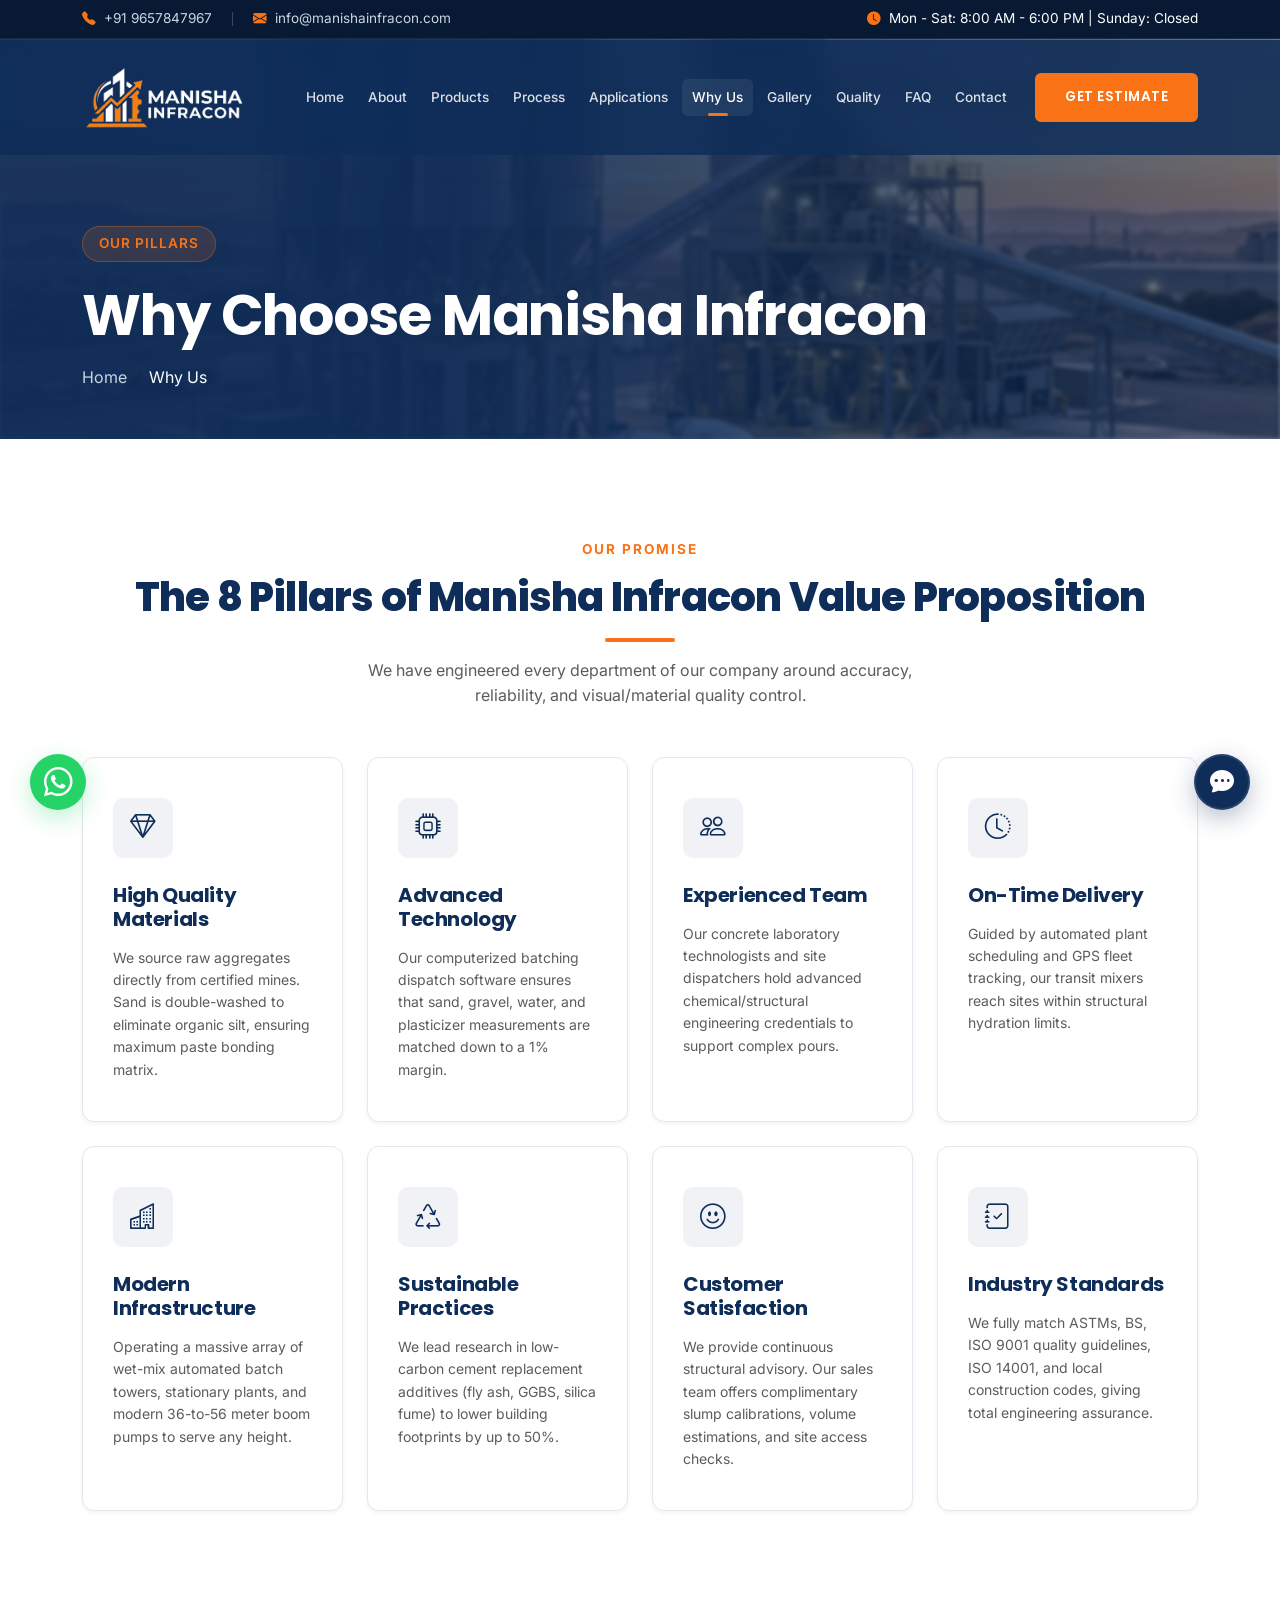
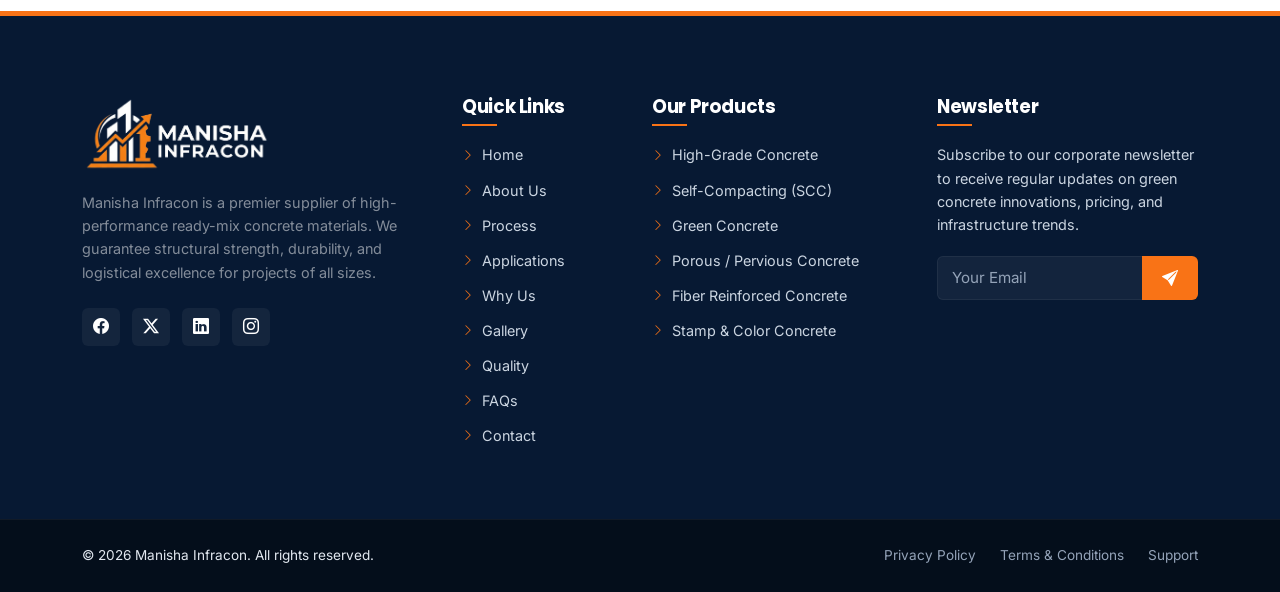
<file: why-choose-us.html>
<!DOCTYPE html>
<html lang="en">
<head>
  <meta charset="UTF-8">
  <meta name="viewport" content="width=device-width, initial-scale=1.0">
  <meta name="description" content="Discover why builders trust Manisha Infracon. We deliver high-quality materials, advanced batching technology, modern infrastructure, and sustainable concrete solutions.">
  <meta name="keywords" content="Why Manisha Infracon, Concrete Supplier advantages, Quality Concrete standards, On-time batch delivery">
  <meta name="author" content="Manisha Infracon">
  <title>Why Choose Us | Manisha Infracon</title>
  
  <!-- Bootstrap 5 CSS -->
  <link href="https://cdn.jsdelivr.net/npm/bootstrap@5.3.2/dist/css/bootstrap.min.css" rel="stylesheet">
  <!-- Bootstrap Icons -->
  <link href="https://cdn.jsdelivr.net/npm/bootstrap-icons@1.11.2/font/bootstrap-icons.min.css" rel="stylesheet">
  <!-- Custom CSS -->
  <link href="css/style.css" rel="stylesheet">
</head>
<body>

  <!-- Preloader -->
  <div id="preloader">
    <div class="spinner-box">
      <div class="custom-spinner"></div>
      <div class="preloader-logo">Manisha<span>Infracon</span></div>
    </div>
  </div>

  <!-- Top Address Header Bar -->
  <div class="topbar d-none d-lg-block">
    <div class="container text-white d-flex justify-content-between align-items-center">
      <div class="topbar-info">
        <a href="tel:+919657847967" class="me-3"><i class="bi bi-telephone-fill text-orange me-2"></i>+91 9657847967</a>
        <span class="topbar-divider me-3"></span>
        <a href="mailto:info@manishainfracon.com"><i class="bi bi-envelope-fill text-orange me-2"></i>info@manishainfracon.com</a>
      </div>
      <div class="topbar-hours">
        <i class="bi bi-clock-fill text-orange me-2"></i>Mon - Sat: 8:00 AM - 6:00 PM | Sunday: Closed
      </div>
    </div>
  </div>

  <!-- Sticky Modern Glass Navbar -->
  <nav class="navbar navbar-expand-lg navbar-dark sticky-top">
    <div class="container">
      <a class="navbar-brand d-flex align-items-center" href="index.html">
        <img src="images/logo.png" alt="Manisha Infracon Logo" style="height: 65px; width: auto; object-fit: contain;">
      </a>
      <button class="navbar-toggler" type="button" data-bs-toggle="collapse" data-bs-target="#mainNavbar" aria-controls="mainNavbar" aria-expanded="false" aria-label="Toggle navigation">
        <span class="toggler-icon"></span>
        <span class="toggler-icon"></span>
        <span class="toggler-icon"></span>
      </button>
      
      <div class="collapse navbar-collapse" id="mainNavbar">
        <ul class="navbar-nav ms-auto mb-2 mb-lg-0">
          <li class="nav-item"><a class="nav-link" href="index.html">Home</a></li>
          <li class="nav-item"><a class="nav-link" href="about.html">About</a></li>
          <li class="nav-item"><a class="nav-link" href="products.html">Products</a></li>
          <li class="nav-item"><a class="nav-link" href="manufacturing-process.html">Process</a></li>
          <li class="nav-item"><a class="nav-link" href="applications.html">Applications</a></li>
          <li class="nav-item"><a class="nav-link active" href="why-choose-us.html">Why Us</a></li>
          <li class="nav-item"><a class="nav-link" href="gallery.html">Gallery</a></li>
          <li class="nav-item"><a class="nav-link" href="quality-certifications.html">Quality</a></li>
          <li class="nav-item"><a class="nav-link" href="faq.html">FAQ</a></li>
          <li class="nav-item"><a class="nav-link" href="contact.html">Contact</a></li>
        </ul>
        <div class="ms-lg-3">
          <a href="contact.html" class="btn btn-primary-custom btn-custom">Get Estimate</a>
        </div>
      </div>
    </div>
  </nav>

  <!-- Inner Page Hero Header -->
  <section class="inner-hero">
    <div class="inner-hero-overlay"></div>
    <img src="images/hero_banner_rmc.png" alt="Why Us Banner" class="hero-bg-img" style="filter: blur(2px);">
    <div class="container position-relative" style="z-index: 2;">
      <div class="row">
        <div class="col-12">
          <span class="hero-badge">Our Pillars</span>
          <h1 class="display-4 fw-bold text-white mb-3">Why Choose Manisha Infracon</h1>
          <nav aria-label="breadcrumb">
            <ol class="breadcrumb mb-0">
              <li class="breadcrumb-item"><a href="index.html">Home</a></li>
              <li class="breadcrumb-item active" aria-current="page">Why Us</li>
            </ol>
          </nav>
        </div>
      </div>
    </div>
  </section>

  <!-- 8 Pillars Grid Section -->
  <section class="section-padding bg-white">
    <div class="container">
      <div class="section-title-wrapper text-center mb-5">
        <span class="section-subtitle">Our Promise</span>
        <h2 class="section-title">The 8 Pillars of Manisha Infracon Value Proposition</h2>
        <div class="section-title-line mx-auto"></div>
        <p class="text-muted mt-3 mx-auto" style="max-width: 600px;">
          We have engineered every department of our company around accuracy, reliability, and visual/material quality control.
        </p>
      </div>

      <div class="row g-4">
        
        <!-- Pillar 1: High Quality Materials -->
        <div class="col-lg-3 col-md-6 reveal">
          <div class="info-card accent-card">
            <div class="icon-box"><i class="bi bi-gem"></i></div>
            <h5 class="fw-bold mb-3 text-navy">High Quality Materials</h5>
            <p class="text-muted small mb-0">
              We source raw aggregates directly from certified mines. Sand is double-washed to eliminate organic silt, ensuring maximum paste bonding matrix.
            </p>
          </div>
        </div>

        <!-- Pillar 2: Advanced Technology -->
        <div class="col-lg-3 col-md-6 reveal reveal-delay-1">
          <div class="info-card">
            <div class="icon-box"><i class="bi bi-cpu"></i></div>
            <h5 class="fw-bold mb-3 text-navy">Advanced Technology</h5>
            <p class="text-muted small mb-0">
              Our computerized batching dispatch software ensures that sand, gravel, water, and plasticizer measurements are matched down to a 1% margin.
            </p>
          </div>
        </div>

        <!-- Pillar 3: Experienced Team -->
        <div class="col-lg-3 col-md-6 reveal reveal-delay-2">
          <div class="info-card accent-card">
            <div class="icon-box"><i class="bi bi-people"></i></div>
            <h5 class="fw-bold mb-3 text-navy">Experienced Team</h5>
            <p class="text-muted small mb-0">
              Our concrete laboratory technologists and site dispatchers hold advanced chemical/structural engineering credentials to support complex pours.
            </p>
          </div>
        </div>

        <!-- Pillar 4: On-Time Delivery -->
        <div class="col-lg-3 col-md-6 reveal reveal-delay-3">
          <div class="info-card">
            <div class="icon-box"><i class="bi bi-clock-history"></i></div>
            <h5 class="fw-bold mb-3 text-navy">On-Time Delivery</h5>
            <p class="text-muted small mb-0">
              Guided by automated plant scheduling and GPS fleet tracking, our transit mixers reach sites within structural hydration limits.
            </p>
          </div>
        </div>

        <!-- Pillar 5: Modern Infrastructure -->
        <div class="col-lg-3 col-md-6 reveal">
          <div class="info-card">
            <div class="icon-box"><i class="bi bi-buildings"></i></div>
            <h5 class="fw-bold mb-3 text-navy">Modern Infrastructure</h5>
            <p class="text-muted small mb-0">
              Operating a massive array of wet-mix automated batch towers, stationary plants, and modern 36-to-56 meter boom pumps to serve any height.
            </p>
          </div>
        </div>

        <!-- Pillar 6: Sustainable Practices -->
        <div class="col-lg-3 col-md-6 reveal reveal-delay-1">
          <div class="info-card accent-card">
            <div class="icon-box"><i class="bi bi-recycle"></i></div>
            <h5 class="fw-bold mb-3 text-navy">Sustainable Practices</h5>
            <p class="text-muted small mb-0">
              We lead research in low-carbon cement replacement additives (fly ash, GGBS, silica fume) to lower building footprints by up to 50%.
            </p>
          </div>
        </div>

        <!-- Pillar 7: Customer Satisfaction -->
        <div class="col-lg-3 col-md-6 reveal reveal-delay-2">
          <div class="info-card">
            <div class="icon-box"><i class="bi bi-emoji-smile"></i></div>
            <h5 class="fw-bold mb-3 text-navy">Customer Satisfaction</h5>
            <p class="text-muted small mb-0">
              We provide continuous structural advisory. Our sales team offers complimentary slump calibrations, volume estimations, and site access checks.
            </p>
          </div>
        </div>

        <!-- Pillar 8: Industry Standards -->
        <div class="col-lg-3 col-md-6 reveal reveal-delay-3">
          <div class="info-card accent-card">
            <div class="icon-box"><i class="bi bi-journal-check"></i></div>
            <h5 class="fw-bold mb-3 text-navy">Industry Standards</h5>
            <p class="text-muted small mb-0">
              We fully match ASTMs, BS, ISO 9001 quality guidelines, ISO 14001, and local construction codes, giving total engineering assurance.
            </p>
          </div>
        </div>

      </div>
    </div>
  </section>

  <!-- Rich Corporate Footer -->
  <footer class="footer">
    <div class="container">
      <div class="row g-4">
        <div class="col-lg-4 col-md-6">
          <a class="footer-logo d-flex align-items-center" href="index.html">
            <img src="images/logo.png" alt="Manisha Infracon Logo" style="height: 75px; width: auto; object-fit: contain;">
          </a>
          <p class="text-white-50 mb-4 pe-lg-4">
            Manisha Infracon is a premier supplier of high-performance ready-mix concrete materials. We guarantee structural strength, durability, and logistical excellence for projects of all sizes.
          </p>
          <div class="footer-social-links">
            <a href="#" class="social-btn"><i class="bi bi-facebook"></i></a>
            <a href="#" class="social-btn"><i class="bi bi-twitter-x"></i></a>
            <a href="#" class="social-btn"><i class="bi bi-linkedin"></i></a>
            <a href="#" class="social-btn"><i class="bi bi-instagram"></i></a>
          </div>
        </div>
        
        <div class="col-lg-2 col-md-6">
          <h5 class="footer-heading">Quick Links</h5>
          <ul class="footer-links">
            <li><a href="index.html"><i class="bi bi-chevron-right"></i>Home</a></li>
            <li><a href="about.html"><i class="bi bi-chevron-right"></i>About Us</a></li>
            <li><a href="manufacturing-process.html"><i class="bi bi-chevron-right"></i>Process</a></li>
            <li><a href="applications.html"><i class="bi bi-chevron-right"></i>Applications</a></li>
            <li><a href="why-choose-us.html"><i class="bi bi-chevron-right"></i>Why Us</a></li>
            <li><a href="gallery.html"><i class="bi bi-chevron-right"></i>Gallery</a></li>
            <li><a href="quality-certifications.html"><i class="bi bi-chevron-right"></i>Quality</a></li>
            <li><a href="faq.html"><i class="bi bi-chevron-right"></i>FAQs</a></li>
            <li><a href="contact.html"><i class="bi bi-chevron-right"></i>Contact</a></li>
          </ul>
        </div>
        
        <div class="col-lg-3 col-md-6">
          <h5 class="footer-heading">Our Products</h5>
          <ul class="footer-links">
            <li><a href="products.html"><i class="bi bi-chevron-right"></i>High-Grade Concrete</a></li>
            <li><a href="products.html"><i class="bi bi-chevron-right"></i>Self-Compacting (SCC)</a></li>
            <li><a href="products.html"><i class="bi bi-chevron-right"></i>Green Concrete</a></li>
            <li><a href="products.html"><i class="bi bi-chevron-right"></i>Porous / Pervious Concrete</a></li>
            <li><a href="products.html"><i class="bi bi-chevron-right"></i>Fiber Reinforced Concrete</a></li>
            <li><a href="products.html"><i class="bi bi-chevron-right"></i>Stamp & Color Concrete</a></li>
          </ul>
        </div>
        
        <div class="col-lg-3 col-md-6">
          <h5 class="footer-heading">Newsletter</h5>
          <p class="footer-newsletter-text">
            Subscribe to our corporate newsletter to receive regular updates on green concrete innovations, pricing, and infrastructure trends.
          </p>
          <form class="newsletter-form">
            <div class="input-group">
              <input type="email" class="form-control" placeholder="Your Email" required>
              <button class="btn" type="submit"><i class="bi bi-send-fill"></i></button>
            </div>
          </form>
        </div>
      </div>
    </div>
    
    <div class="footer-bottom">
      <div class="container text-center">
        <div class="row align-items-center">
          <div class="col-md-6 text-md-start mb-3 mb-md-0">
            &copy; 2026 Manisha Infracon. All rights reserved.
          </div>
          <div class="col-md-6 text-md-end footer-bottom-links">
            <a href="#">Privacy Policy</a>
            <a href="#">Terms & Conditions</a>
            <a href="contact.html">Support</a>
          </div>
        </div>
      </div>
    </div>
  </footer>

  <!-- Back to Top Button -->
  <button class="back-to-top" aria-label="Back to top">
    <i class="bi bi-arrow-up"></i>
  </button>

  <!-- Bootstrap 5 JS Bundle -->
  <script src="https://cdn.jsdelivr.net/npm/bootstrap@5.3.2/dist/js/bootstrap.bundle.min.js"></script>
  <!-- Custom JS -->
  <script src="js/script.js"></script>
</body>
</html>
</file>
<file: css/style.css>
/* 
========================================================================
   Manisha Infracon (Ready Mix Concrete) - Premium Custom Stylesheet
   Created with CSS3 Variables & Responsive Design Systems
========================================================================
*/

/* --- Google Fonts --- */
@import url('https://fonts.googleapis.com/css2?family=Inter:wght@300;400;500;600;700&family=Poppins:wght@400;500;600;700;800&display=swap');

/* --- Root Variables & Theme System --- */
:root {
  --primary-color: #0F2D59;       /* Deep Navy Blue */
  --primary-dark: #071933;        /* Dark Navy */
  --primary-light: #1E468A;       /* Light Navy */
  --secondary-color: #F97316;     /* Construction Orange */
  --secondary-hover: #EA580C;     /* Darker Orange */
  --accent-color: #FFB020;        /* Amber Gold */
  --text-dark: #1E293B;           /* Dark Slate (Charcoal) */
  --text-muted: #64748B;          /* Muted Blue-Gray */
  --bg-light: #F8FAFC;            /* Clean light slate */
  --bg-card: #FFFFFF;             /* Card white */
  --border-color: #E2E8F0;        /* Light borders */
  --font-heading: 'Poppins', sans-serif;
  --font-body: 'Inter', sans-serif;
  --transition-smooth: all 0.4s cubic-bezier(0.16, 1, 0.3, 1);
  --transition-fast: all 0.2s ease-in-out;
  --shadow-sm: 0 2px 4px rgba(0, 0, 0, 0.05);
  --shadow-md: 0 10px 25px -5px rgba(15, 45, 89, 0.08), 0 8px 10px -6px rgba(15, 45, 89, 0.08);
  --shadow-lg: 0 20px 40px -10px rgba(15, 45, 89, 0.15);
}

/* --- Theme Helper Utilities --- */
.text-orange {
  color: var(--secondary-color) !important;
}
.bg-orange {
  background-color: var(--secondary-color) !important;
}
.text-navy {
  color: var(--primary-color) !important;
}
.bg-navy {
  background-color: var(--primary-color) !important;
}
.text-gold {
  color: var(--accent-color) !important;
}
.bg-gold {
  background-color: var(--accent-color) !important;
}
.bg-navy-dark {
  background-color: var(--primary-dark) !important;
}


/* --- Base Reset & Typography --- */
html {
  scroll-behavior: smooth;
}

body {
  font-family: var(--font-body);
  color: var(--text-dark);
  background-color: var(--bg-light);
  overflow-x: hidden;
  line-height: 1.6;
}

h1, h2, h3, h4, h5, h6 {
  font-family: var(--font-heading);
  font-weight: 700;
  color: var(--primary-color);
  letter-spacing: -0.02em;
}

a {
  text-decoration: none;
  color: inherit;
  transition: var(--transition-fast);
}

/* --- Preloader Screen --- */
#preloader {
  position: fixed;
  top: 0;
  left: 0;
  width: 100%;
  height: 100%;
  background-color: var(--primary-dark);
  display: flex;
  flex-direction: column;
  justify-content: center;
  align-items: center;
  z-index: 99999;
  transition: opacity 0.5s ease, visibility 0.5s ease;
}

#preloader.fade-out {
  opacity: 0;
  visibility: hidden;
}

.spinner-box {
  width: 120px;
  height: 120px;
  display: flex;
  justify-content: center;
  align-items: center;
  flex-direction: column;
}

.custom-spinner {
  width: 60px;
  height: 60px;
  border: 5px solid rgba(255, 255, 255, 0.1);
  border-top-color: var(--secondary-color);
  border-radius: 50%;
  animation: spin 1s infinite linear;
}

.preloader-logo {
  font-family: var(--font-heading);
  font-weight: 800;
  font-size: 1.5rem;
  color: #FFFFFF;
  margin-top: 15px;
  letter-spacing: 1px;
}

.preloader-logo span {
  color: var(--secondary-color);
}

@keyframes spin {
  0% { transform: rotate(0deg); }
  100% { transform: rotate(360deg); }
}

/* --- Top Address Header Bar --- */
.topbar {
  background-color: var(--primary-dark);
  font-size: 0.85rem;
  padding: 8px 0;
  border-bottom: 1px solid rgba(255, 255, 255, 0.08);
}
.topbar a {
  color: #CBD5E1;
}
.topbar a:hover {
  color: var(--secondary-color);
}
.topbar-divider {
  width: 1px;
  height: 14px;
  background-color: rgba(255, 255, 255, 0.2);
  display: inline-block;
  vertical-align: middle;
}

/* --- Sticky Modern Glass Navbar --- */
.navbar {
  position: absolute;
  top: 0;
  left: 0;
  width: 100%;
  transition: var(--transition-smooth);
  z-index: 1030;
  padding: 20px 0;
  background-color: rgba(15, 45, 89, 0.85);
  backdrop-filter: blur(10px);
  -webkit-backdrop-filter: blur(10px);
}

@media (min-width: 992px) {
  .navbar {
    top: 40px; /* aligns below topbar on desktop */
  }
}

.navbar.navbar-scrolled {
  position: fixed;
  top: 0 !important;
  padding: 12px 0;
  background-color: var(--primary-dark);
  box-shadow: 0 10px 30px rgba(0, 0, 0, 0.15);
}

.navbar-brand {

  font-weight: 800;
  font-size: 1.6rem;
  letter-spacing: 0.5px;
  color: #FFFFFF !important;
}

.navbar-brand span {
  color: var(--secondary-color);
}

.nav-link {
  font-weight: 500;
  font-size: 0.95rem;
  color: rgba(255, 255, 255, 0.85) !important;
  margin: 0 3px;
  padding: 8px 12px !important;
  border-radius: 6px;
  transition: var(--transition-fast);
  position: relative;
  white-space: nowrap;
}

.nav-link:hover, .nav-link.active {
  color: #FFFFFF !important;
  background-color: rgba(255, 255, 255, 0.07);
}

.nav-link.active::after {
  content: '';
  position: absolute;
  bottom: 0;
  left: 50%;
  transform: translateX(-50%);
  width: 20px;
  height: 3px;
  background-color: var(--secondary-color);
  border-radius: 2px;
}

.navbar-toggler {
  border: none;
  padding: 0;
}

.navbar-toggler:focus {
  box-shadow: none;
}

.toggler-icon {
  width: 26px;
  height: 3px;
  background-color: #FFFFFF;
  display: block;
  margin: 5px 0;
  transition: var(--transition-smooth);
}

.navbar-toggler[aria-expanded="true"] .toggler-icon:nth-child(1) {
  transform: rotate(45deg) translate(5px, 6px);
}

.navbar-toggler[aria-expanded="true"] .toggler-icon:nth-child(2) {
  opacity: 0;
}

.navbar-toggler[aria-expanded="true"] .toggler-icon:nth-child(3) {
  transform: rotate(-45deg) translate(5px, -7px);
}

/* --- Buttons System --- */
.btn-custom {
  font-weight: 600;
  padding: 12px 28px;
  border-radius: 6px;
  transition: var(--transition-smooth);
  font-family: var(--font-heading);
  text-transform: uppercase;
  font-size: 0.85rem;
  letter-spacing: 0.5px;
}

.btn-primary-custom {
  background-color: var(--secondary-color);
  color: #FFFFFF;
  border: 2px solid var(--secondary-color);
}

.btn-primary-custom:hover {
  background-color: var(--secondary-hover);
  border-color: var(--secondary-hover);
  color: #FFFFFF;
  transform: translateY(-2px);
  box-shadow: 0 8px 20px rgba(249, 115, 22, 0.35);
}

.btn-secondary-custom {
  background-color: transparent;
  color: #FFFFFF;
  border: 2px solid #FFFFFF;
}

.btn-secondary-custom:hover {
  background-color: #FFFFFF;
  color: var(--primary-color);
  transform: translateY(-2px);
  box-shadow: 0 8px 20px rgba(255, 255, 255, 0.25);
}

.btn-dark-custom {
  background-color: var(--primary-color);
  color: #FFFFFF;
  border: 2px solid var(--primary-color);
}

.btn-dark-custom:hover {
  background-color: var(--primary-dark);
  border-color: var(--primary-dark);
  color: #FFFFFF;
  transform: translateY(-2px);
  box-shadow: 0 8px 20px rgba(15, 45, 89, 0.25);
}

/* --- Hero Banner Section --- */
.hero-section {
  position: relative;
  min-height: 100vh;
  display: flex;
  align-items: center;
  color: #FFFFFF;
  padding-top: 130px;
  overflow: hidden;
}

.hero-overlay {
  position: absolute;
  top: 0;
  left: 0;
  width: 100%;
  height: 100%;
  background: linear-gradient(135deg, rgba(15, 45, 89, 0.9) 0%, rgba(7, 25, 51, 0.7) 100%);
  z-index: 1;
}

.hero-bg-img, .hero-bg-video {
  position: absolute;
  top: 0;
  left: 0;
  width: 100%;
  height: 100%;
  object-fit: cover;
  z-index: 0;
}

.hero-bg-img {
  animation: zoom-out-slow 20s infinite alternate;
}

@keyframes zoom-out-slow {
  0% { transform: scale(1.1); }
  100% { transform: scale(1.0); }
}

.hero-content {
  position: relative;
  z-index: 2;
}

.hero-badge {
  background-color: rgba(249, 115, 22, 0.15);
  color: var(--secondary-color);
  border: 1px solid rgba(249, 115, 22, 0.3);
  padding: 6px 16px;
  border-radius: 50px;
  font-size: 0.85rem;
  font-weight: 600;
  text-transform: uppercase;
  letter-spacing: 1px;
  display: inline-block;
  margin-bottom: 20px;
}

.hero-title {
  font-size: 3.5rem;
  line-height: 1.2;
  font-weight: 800;
  margin-bottom: 24px;
}

.hero-title span {
  color: var(--secondary-color);
}

.hero-description {
  font-size: 1.15rem;
  color: #E2E8F0;
  margin-bottom: 35px;
  max-width: 650px;
}

/* --- Section Layouts --- */
.section-padding {
  padding: 100px 0;
}

.bg-slate {
  background-color: var(--bg-light);
}

.section-title-wrapper {
  margin-bottom: 60px;
}

.section-subtitle {
  color: var(--secondary-color);
  font-weight: 700;
  text-transform: uppercase;
  font-size: 0.85rem;
  letter-spacing: 2px;
  margin-bottom: 10px;
  display: block;
}

.section-title {
  font-size: 2.5rem;
  font-weight: 800;
  line-height: 1.3;
  margin-bottom: 15px;
}

.section-title-line {
  width: 70px;
  height: 4px;
  background-color: var(--secondary-color);
  border-radius: 2px;
}

/* --- Inner Page Hero Header --- */
.inner-hero {
  position: relative;
  height: 400px;
  display: flex;
  align-items: center;
  color: #FFFFFF;
  padding-top: 140px;
  overflow: hidden;
}

@media (max-width: 991.98px) {
  .inner-hero {
    padding-top: 100px;
  }
}

.inner-hero-overlay {
  position: absolute;
  top: 0;
  left: 0;
  width: 100%;
  height: 100%;
  background: linear-gradient(to right, rgba(15, 45, 89, 0.95) 30%, rgba(15, 45, 89, 0.6) 100%);
  z-index: 1;
}

.breadcrumb-item a {
  color: #CBD5E1;
}

.breadcrumb-item a:hover {
  color: var(--secondary-color);
}

.breadcrumb-item.active {
  color: #FFFFFF;
}

/* --- Reveal Scroll Animation Base --- */
.reveal {
  position: relative;
  transform: translateY(40px);
  opacity: 0;
  transition: all 0.8s cubic-bezier(0.16, 1, 0.3, 1);
}

.reveal.active {
  transform: translateY(0);
  opacity: 1;
}

.reveal-delay-1 { transition-delay: 0.15s; }
.reveal-delay-2 { transition-delay: 0.3s; }
.reveal-delay-3 { transition-delay: 0.45s; }

/* --- Premium Info Cards (Hover Actions) --- */
.info-card {
  background-color: var(--bg-card);
  border: 1px solid var(--border-color);
  border-radius: 12px;
  padding: 40px 30px;
  box-shadow: var(--shadow-sm);
  transition: var(--transition-smooth);
  height: 100%;
  position: relative;
  overflow: hidden;
}

.info-card::before {
  content: '';
  position: absolute;
  top: 0;
  left: 0;
  width: 100%;
  height: 4px;
  background-color: var(--primary-color);
  transform: scaleX(0);
  transform-origin: left;
  transition: var(--transition-smooth);
}

.info-card:hover {
  transform: translateY(-8px);
  box-shadow: var(--shadow-md);
  border-color: transparent;
}

.info-card:hover::before {
  transform: scaleX(1);
}

.info-card.accent-card::before {
  background-color: var(--secondary-color);
}

.icon-box {
  width: 60px;
  height: 60px;
  background-color: rgba(15, 45, 89, 0.06);
  color: var(--primary-color);
  border-radius: 10px;
  display: flex;
  align-items: center;
  justify-content: center;
  font-size: 1.6rem;
  margin-bottom: 25px;
  transition: var(--transition-smooth);
}

.info-card:hover .icon-box {
  background-color: var(--primary-color);
  color: #FFFFFF;
}

.info-card.accent-card:hover .icon-box {
  background-color: var(--secondary-color);
  color: #FFFFFF;
}

/* --- Stat Counter Layout --- */
.stats-section {
  background-color: var(--primary-dark);
  color: #FFFFFF;
  position: relative;
  overflow: hidden;
  z-index: 1;
}

.stats-bg-grid {
  position: absolute;
  top: 0;
  left: 0;
  width: 100%;
  height: 100%;
  opacity: 0.05;
  background-image: linear-gradient(#FFFFFF 1px, transparent 1px), linear-gradient(90deg, #FFFFFF 1px, transparent 1px);
  background-size: 50px 50px;
  z-index: 0;
}

.stat-item {
  position: relative;
  z-index: 1;
  text-align: center;
}

.stat-num {
  font-size: 3.5rem;
  font-weight: 800;
  color: var(--secondary-color);
  line-height: 1.1;
  margin-bottom: 10px;
  font-family: var(--font-heading);
}

.stat-label {
  font-size: 0.95rem;
  text-transform: uppercase;
  letter-spacing: 1px;
  color: #CBD5E1;
  font-weight: 600;
}

/* --- Concrete Product Cards --- */
.product-card {
  background-color: var(--bg-card);
  border: 1px solid var(--border-color);
  border-radius: 12px;
  overflow: hidden;
  height: 100%;
  box-shadow: var(--shadow-sm);
  transition: var(--transition-smooth);
  display: flex;
  flex-direction: column;
}

.product-card:hover {
  transform: translateY(-8px);
  box-shadow: var(--shadow-lg);
  border-color: rgba(15, 45, 89, 0.1);
}

.product-img-wrapper {
  position: relative;
  height: 240px;
  overflow: hidden;
  background-color: var(--primary-dark);
}

.product-img {
  width: 100%;
  height: 100%;
  object-fit: cover;
  transition: var(--transition-smooth);
}

.product-card:hover .product-img {
  transform: scale(1.08);
}

.product-badge {
  position: absolute;
  top: 15px;
  right: 15px;
  background-color: var(--primary-color);
  color: #FFFFFF;
  font-size: 0.75rem;
  font-weight: 600;
  padding: 4px 12px;
  border-radius: 30px;
  z-index: 2;
}

.product-card:hover .product-badge {
  background-color: var(--secondary-color);
}

.product-body {
  padding: 25px;
  flex-grow: 1;
  display: flex;
  flex-direction: column;
}

.product-title {
  font-size: 1.25rem;
  margin-bottom: 12px;
  font-weight: 700;
}

.product-desc {
  font-size: 0.9rem;
  color: var(--text-muted);
  margin-bottom: 20px;
  flex-grow: 1;
}

.product-features-list {
  list-style: none;
  padding-left: 0;
  margin-bottom: 25px;
  font-size: 0.85rem;
}

.product-features-list li {
  margin-bottom: 8px;
  display: flex;
  align-items: center;
  color: var(--text-dark);
}

.product-features-list li i {
  color: var(--secondary-color);
  margin-right: 8px;
}

.product-footer {
  border-top: 1px solid var(--border-color);
  padding-top: 20px;
  display: flex;
  align-items: center;
  justify-content: space-between;
}

/* --- Timeline Process styling --- */
.timeline-container {
  position: relative;
  padding: 30px 0;
}

.timeline-line {
  position: absolute;
  top: 0;
  bottom: 0;
  left: 50%;
  width: 4px;
  background: linear-gradient(to bottom, var(--primary-color) 0%, var(--secondary-color) 100%);
  transform: translateX(-50%);
  z-index: 0;
  border-radius: 4px;
}

.timeline-row {
  display: flex;
  align-items: center;
  position: relative;
  z-index: 1;
  margin-bottom: 80px;
}

.timeline-row:last-child {
  margin-bottom: 0;
}

.timeline-content-col {
  width: 45%;
}

.timeline-icon-col {
  width: 10%;
  display: flex;
  justify-content: center;
}

.timeline-spacer-col {
  width: 45%;
}

.timeline-row:nth-child(even) {
  flex-direction: row-reverse;
}

.timeline-icon-circle {
  width: 60px;
  height: 60px;
  background-color: var(--bg-card);
  border: 4px solid var(--primary-color);
  color: var(--primary-color);
  border-radius: 50%;
  display: flex;
  align-items: center;
  justify-content: center;
  font-size: 1.4rem;
  box-shadow: var(--shadow-md);
  transition: var(--transition-smooth);
}

.timeline-row:nth-child(even) .timeline-icon-circle {
  border-color: var(--secondary-color);
  color: var(--secondary-color);
}

.timeline-row:hover .timeline-icon-circle {
  transform: scale(1.15);
  background-color: var(--primary-color);
  color: #FFFFFF;
}

.timeline-row:nth-child(even):hover .timeline-icon-circle {
  background-color: var(--secondary-color);
  color: #FFFFFF;
}

.timeline-card {
  background-color: var(--bg-card);
  border-radius: 12px;
  padding: 30px;
  box-shadow: var(--shadow-md);
  border: 1px solid var(--border-color);
  position: relative;
}

/* --- Testimonials Styling --- */
.testimonial-card {
  background-color: var(--bg-card);
  border: 1px solid var(--border-color);
  border-radius: 12px;
  padding: 40px;
  box-shadow: var(--shadow-sm);
  position: relative;
}

.testimonial-quote {
  font-size: 1rem;
  font-style: italic;
  color: var(--text-dark);
  margin-bottom: 30px;
  position: relative;
  z-index: 1;
}

.testimonial-quote::before {
  content: '"';
  position: absolute;
  top: -20px;
  left: -15px;
  font-size: 5rem;
  color: rgba(15, 45, 89, 0.05);
  font-family: Georgia, serif;
  line-height: 1;
  z-index: -1;
}

.testimonial-author {
  display: flex;
  align-items: center;
}

.author-img {
  width: 55px;
  height: 55px;
  border-radius: 50%;
  object-fit: cover;
  margin-right: 15px;
  border: 3px solid rgba(15, 45, 89, 0.1);
}

.author-name {
  font-weight: 700;
  font-size: 1rem;
  margin-bottom: 2px;
  color: var(--primary-color);
}

.author-role {
  font-size: 0.8rem;
  color: var(--text-muted);
}

.stars-rating {
  color: var(--accent-color);
  font-size: 0.85rem;
  margin-bottom: 15px;
}

/* --- Filterable Gallery styling --- */
.gallery-filter-btn {
  background: transparent;
  border: 1px solid var(--border-color);
  padding: 8px 20px;
  font-weight: 600;
  border-radius: 50px;
  color: var(--text-dark);
  margin: 5px;
  transition: var(--transition-fast);
}

.gallery-filter-btn:hover, .gallery-filter-btn.active {
  background-color: var(--primary-color);
  color: #FFFFFF;
  border-color: var(--primary-color);
}

.gallery-item-wrapper {
  position: relative;
  overflow: hidden;
  border-radius: 12px;
  box-shadow: var(--shadow-sm);
  height: 280px;
  cursor: pointer;
}

.gallery-item-img {
  width: 100%;
  height: 100%;
  object-fit: cover;
  transition: var(--transition-smooth);
}

.gallery-item-overlay {
  position: absolute;
  top: 0;
  left: 0;
  width: 100%;
  height: 100%;
  background: rgba(15, 45, 89, 0.85);
  display: flex;
  flex-direction: column;
  justify-content: center;
  align-items: center;
  opacity: 0;
  transition: var(--transition-smooth);
  padding: 20px;
  text-align: center;
}

.gallery-item-wrapper:hover .gallery-item-overlay {
  opacity: 1;
}

.gallery-item-wrapper:hover .gallery-item-img {
  transform: scale(1.1);
}

.gallery-item-icon {
  width: 50px;
  height: 50px;
  border-radius: 50%;
  background-color: var(--secondary-color);
  color: #FFFFFF;
  display: flex;
  align-items: center;
  justify-content: center;
  font-size: 1.2rem;
  margin-bottom: 15px;
  transform: translateY(20px);
  transition: var(--transition-smooth);
}

.gallery-item-wrapper:hover .gallery-item-icon {
  transform: translateY(0);
}

/* --- FAQ Accordion styling --- */
.accordion-item {
  border: 1px solid var(--border-color);
  border-radius: 8px !important;
  margin-bottom: 15px;
  overflow: hidden;
  background-color: var(--bg-card);
  box-shadow: var(--shadow-sm);
}

.accordion-button {
  font-weight: 600;
  font-family: var(--font-heading);
  color: var(--primary-color);
  padding: 20px;
  font-size: 1.05rem;
}

.accordion-button:not(.collapsed) {
  background-color: rgba(15, 45, 89, 0.04);
  color: var(--primary-color);
  box-shadow: none;
}

.accordion-button::after {
  background-size: 1rem;
}

/* --- Contact Us Section styling --- */
.contact-info-list {
  list-style: none;
  padding-left: 0;
}

.contact-info-list li {
  display: flex;
  margin-bottom: 25px;
}

.contact-icon-box {
  width: 50px;
  height: 50px;
  background-color: rgba(249, 115, 22, 0.1);
  color: var(--secondary-color);
  border-radius: 8px;
  display: flex;
  align-items: center;
  justify-content: center;
  font-size: 1.3rem;
  margin-right: 18px;
  flex-shrink: 0;
}

.contact-label {
  font-size: 0.8rem;
  text-transform: uppercase;
  color: var(--text-muted);
  font-weight: 600;
  margin-bottom: 4px;
}

.contact-value {
  font-size: 0.95rem;
  font-weight: 700;
  color: var(--primary-color);
}

/* --- Contact Form Floating labels & premium style --- */
.custom-form-card {
  background-color: var(--bg-card);
  border-radius: 12px;
  padding: 40px;
  box-shadow: var(--shadow-md);
  border: 1px solid var(--border-color);
}

.form-control, .form-select {
  border: 1px solid var(--border-color);
  padding: 12px 16px;
  border-radius: 6px;
  font-size: 0.95rem;
  transition: var(--transition-fast);
}

.form-control:focus, .form-select:focus {
  border-color: var(--secondary-color);
  box-shadow: 0 0 0 4px rgba(249, 115, 22, 0.15);
}

/* --- Map Wrapper Styling --- */
.map-wrapper {
  border-radius: 12px;
  overflow: hidden;
  box-shadow: var(--shadow-md);
  border: 1px solid var(--border-color);
  line-height: 0;
}

/* --- Rich Corporate Footer --- */
.footer {
  background-color: var(--primary-dark);
  color: #E2E8F0;
  padding: 80px 0 0 0;
  font-size: 0.9rem;
  border-top: 5px solid var(--secondary-color);
}

.footer-logo {
  font-family: var(--font-heading);
  font-weight: 800;
  font-size: 1.8rem;
  color: #FFFFFF;
  letter-spacing: 0.5px;
  margin-bottom: 20px;
  display: inline-block;
}

.footer-logo span {
  color: var(--secondary-color);
}

.footer-social-links {
  display: flex;
  gap: 12px;
  margin-top: 20px;
}

.social-btn {
  width: 38px;
  height: 38px;
  background-color: rgba(255, 255, 255, 0.05);
  color: #FFFFFF;
  border-radius: 6px;
  display: flex;
  align-items: center;
  justify-content: center;
  font-size: 1rem;
  transition: var(--transition-fast);
}

.social-btn:hover {
  background-color: var(--secondary-color);
  color: #FFFFFF;
  transform: translateY(-3px);
}

.footer-heading {
  color: #FFFFFF;
  font-size: 1.15rem;
  font-weight: 700;
  margin-bottom: 25px;
  position: relative;
}

.footer-heading::after {
  content: '';
  position: absolute;
  bottom: -8px;
  left: 0;
  width: 35px;
  height: 2px;
  background-color: var(--secondary-color);
}

.footer-links {
  list-style: none;
  padding-left: 0;
  margin-bottom: 0;
}

.footer-links li {
  margin-bottom: 12px;
}

.footer-links li a {
  color: #CBD5E1;
  display: flex;
  align-items: center;
  transition: var(--transition-fast);
}

.footer-links li a i {
  font-size: 0.75rem;
  margin-right: 8px;
  transition: var(--transition-fast);
  color: var(--secondary-color);
}

.footer-links li a:hover {
  color: #FFFFFF;
  padding-left: 5px;
}

.footer-newsletter-text {
  color: #CBD5E1;
  margin-bottom: 20px;
}

.newsletter-form .form-control {
  background-color: rgba(255, 255, 255, 0.05);
  border: 1px solid rgba(255, 255, 255, 0.1);
  color: #FFFFFF;
  padding: 10px 14px;
}

.newsletter-form .form-control::placeholder {
  color: #94A3B8;
}

.newsletter-form .form-control:focus {
  background-color: rgba(255, 255, 255, 0.08);
  border-color: var(--secondary-color);
  box-shadow: none;
}

.newsletter-form .btn {
  background-color: var(--secondary-color);
  color: #FFFFFF;
  border: none;
  padding: 10px 20px;
  font-weight: 600;
}

.newsletter-form .btn:hover {
  background-color: var(--secondary-hover);
}

.footer-bottom {
  background-color: #040E1B;
  padding: 25px 0;
  margin-top: 60px;
  border-top: 1px solid rgba(255, 255, 255, 0.05);
  font-size: 0.85rem;
}

.footer-bottom-links a {
  color: #94A3B8;
  margin-left: 20px;
}

.footer-bottom-links a:hover {
  color: #FFFFFF;
}

/* --- Back to Top Button --- */
.back-to-top {
  position: fixed;
  bottom: 30px;
  right: 30px;
  width: 46px;
  height: 46px;
  background-color: var(--secondary-color);
  color: #FFFFFF;
  border-radius: 50%;
  display: flex;
  align-items: center;
  justify-content: center;
  font-size: 1.2rem;
  box-shadow: 0 5px 15px rgba(249, 115, 22, 0.3);
  z-index: 999;
  opacity: 0;
  visibility: hidden;
  transition: var(--transition-smooth);
  border: none;
}

.back-to-top.show {
  opacity: 1;
  visibility: visible;
}

.back-to-top:hover {
  background-color: var(--secondary-hover);
  transform: translateY(-3px);
  box-shadow: 0 8px 20px rgba(249, 115, 22, 0.45);
}

/* --- Call To Action (CTA) Banner Section --- */
.cta-banner {
  background: linear-gradient(135deg, var(--primary-color) 0%, var(--primary-dark) 100%);
  color: #FFFFFF;
  position: relative;
  overflow: hidden;
}

.cta-banner-bg {
  position: absolute;
  top: 0;
  left: 0;
  width: 100%;
  height: 100%;
  opacity: 0.08;
  background-image: radial-gradient(circle at 20% 30%, var(--secondary-color) 0%, transparent 50%);
}

/* --- Responsive Adjustments --- */
@media (min-width: 992px) and (max-width: 1399.98px) {
  .nav-link {
    font-size: 0.85rem;
    padding: 8px 10px !important;
    margin: 0 2px;
  }
  .navbar-brand {
    font-size: 1.35rem;
  }
}

@media (max-width: 991.98px) {
  .navbar {

    padding: 15px 0;
    background-color: var(--primary-dark);
  }
  .navbar-scrolled {
    padding: 10px 0;
  }
  .nav-link {
    margin: 4px 0;
    padding: 10px 15px !important;
  }
  .nav-link.active::after {
    display: none;
  }
  .hero-title {
    font-size: 2.5rem;
  }
  .timeline-line {
    left: 20px;
  }
  .timeline-row {
    flex-direction: row !important;
    margin-bottom: 40px;
  }
  .timeline-content-col {
    width: 85%;
    padding-left: 20px;
  }
  .timeline-icon-col {
    width: 15%;
    order: -1;
    justify-content: flex-start;
  }
  .timeline-spacer-col {
    display: none;
  }
  .timeline-icon-circle {
    width: 45px;
    height: 45px;
    font-size: 1.1rem;
  }
}

@media (max-width: 575.98px) {
  .hero-title {
    font-size: 2rem;
  }
  .section-title {
    font-size: 1.85rem;
  }
  .section-padding {
    padding: 60px 0;
  }
  .custom-form-card {
    padding: 25px;
  }
  .back-to-top {
    bottom: 20px;
    right: 20px;
  }
}

/* ==========================================
   AI Agent Chatbot Widget Styling
   ========================================== */
.chat-widget {
  position: fixed;
  bottom: 90px;
  right: 30px;
  z-index: 1000;
  font-family: var(--font-body);
}

.chat-toggle-btn {
  width: 56px;
  height: 56px;
  background-color: var(--primary-color);
  color: #FFFFFF;
  border-radius: 50%;
  display: flex;
  align-items: center;
  justify-content: center;
  font-size: 1.5rem;
  box-shadow: 0 8px 25px rgba(15, 45, 89, 0.3);
  border: 2px solid rgba(255, 255, 255, 0.1);
  cursor: pointer;
  transition: var(--transition-smooth);
  position: relative;
}

.chat-toggle-btn:hover {
  background-color: var(--secondary-color);
  transform: scale(1.08);
  box-shadow: 0 8px 25px rgba(249, 115, 22, 0.35);
}

.chat-badge {
  position: absolute;
  top: -2px;
  right: -2px;
  background-color: var(--secondary-color);
  color: #FFFFFF;
  font-size: 0.7rem;
  font-weight: 700;
  width: 20px;
  height: 20px;
  border-radius: 50%;
  display: flex;
  align-items: center;
  justify-content: center;
  border: 2px solid var(--primary-dark);
}

.chat-window {
  position: absolute;
  bottom: 70px;
  right: 0;
  width: 360px;
  height: 480px;
  background-color: var(--bg-card);
  border-radius: 16px;
  box-shadow: var(--shadow-lg);
  border: 1px solid var(--border-color);
  display: flex;
  flex-direction: column;
  overflow: hidden;
  transition: var(--transition-smooth);
  transform-origin: bottom right;
}

.chat-window.d-none {
  display: none !important;
}

.chat-header {
  background-color: var(--primary-color);
  padding: 15px 20px;
  display: flex;
  align-items: center;
  justify-content: space-between;
  border-bottom: 2px solid var(--secondary-color);
}

.chat-avatar {
  width: 36px;
  height: 36px;
  border-radius: 50%;
  display: flex;
  align-items: center;
  justify-content: center;
  font-size: 1.1rem;
  border: 2px solid rgba(255, 255, 255, 0.2);
}

.chat-close-btn {
  background: transparent;
  border: none;
  color: rgba(255, 255, 255, 0.8);
  font-size: 1.1rem;
  cursor: pointer;
  padding: 0;
  transition: var(--transition-fast);
}

.chat-close-btn:hover {
  color: #FFFFFF;
}

.chat-body {
  flex-grow: 1;
  padding: 20px;
  overflow-y: auto;
  background-color: #F8FAFC;
  display: flex;
  flex-direction: column;
  gap: 15px;
}

.chat-message {
  max-width: 80%;
  display: flex;
  flex-direction: column;
}

.chat-message.bot {
  align-self: flex-start;
}

.chat-message.user {
  align-self: flex-end;
}

.message-content {
  padding: 12px 16px;
  border-radius: 12px;
  font-size: 0.85rem;
  line-height: 1.4;
  box-shadow: 0 1px 2px rgba(0, 0, 0, 0.05);
}

.chat-message.bot .message-content {
  background-color: #FFFFFF;
  color: var(--text-dark);
  border-top-left-radius: 2px;
  border: 1px solid var(--border-color);
}

.chat-message.user .message-content {
  background-color: var(--secondary-color);
  color: #FFFFFF;
  border-top-right-radius: 2px;
}

.message-time {
  font-size: 0.7rem;
  color: var(--text-muted);
  margin-top: 4px;
  padding: 0 4px;
}

.chat-message.user .message-time {
  align-self: flex-end;
}

.chat-footer {
  padding: 15px 20px;
  background-color: #FFFFFF;
  border-top: 1px solid var(--border-color);
}

.chat-footer .form-control {
  font-size: 0.9rem;
  padding: 10px 14px;
  border-radius: 8px;
}

/* Typing Indicator */
.typing-indicator {
  display: flex;
  gap: 4px;
  padding: 12px 16px;
  background-color: #FFFFFF;
  border-radius: 12px;
  border-top-left-radius: 2px;
  border: 1px solid var(--border-color);
  align-self: flex-start;
}

.typing-dot {
  width: 6px;
  height: 6px;
  background-color: var(--text-muted);
  border-radius: 50%;
  animation: bounce 1.4s infinite ease-in-out both;
}

.typing-dot:nth-child(1) { animation-delay: -0.32s; }
.typing-dot:nth-child(2) { animation-delay: -0.16s; }

@keyframes bounce {
  0%, 80%, 100% { transform: scale(0); }
  40% { transform: scale(1); }
}

@media (max-width: 480px) {
  .chat-widget {
    bottom: 80px;
    right: 20px;
  }
  .chat-window {
    width: 300px;
    height: 400px;
    bottom: 60px;
  }
}
</file>
